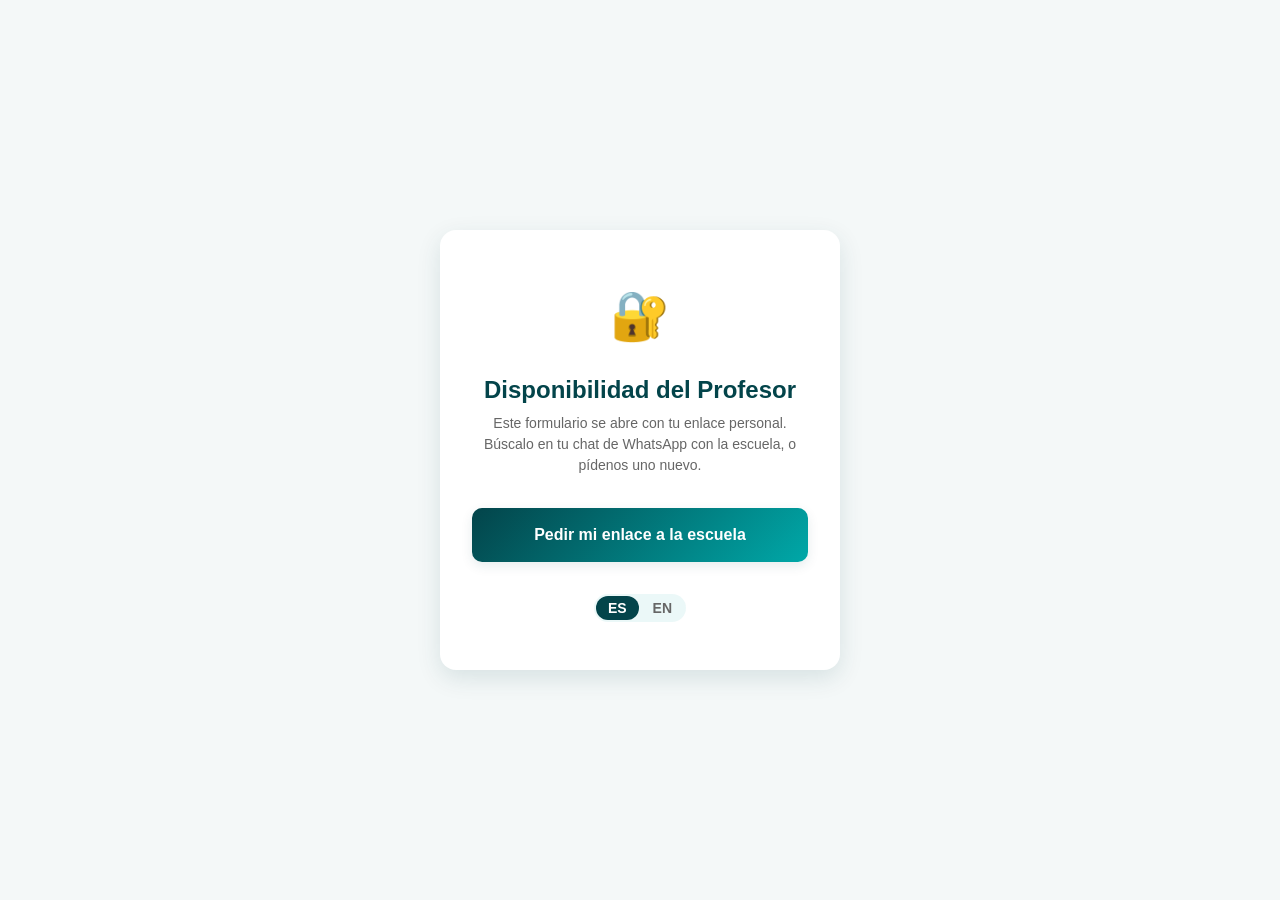
<file: index.html>
<!DOCTYPE html>
<html lang="en">
<head>
  <meta charset="UTF-8">
  <meta name="viewport" content="width=device-width, initial-scale=1.0">
  <meta http-equiv="refresh" content="0; url=teacher-availability/">
  <title>Shine Forms</title>
</head>
<body>
  <p>Redirecting to <a href="teacher-availability/">Teacher Availability</a>...</p>
</body>
</html>
</file>
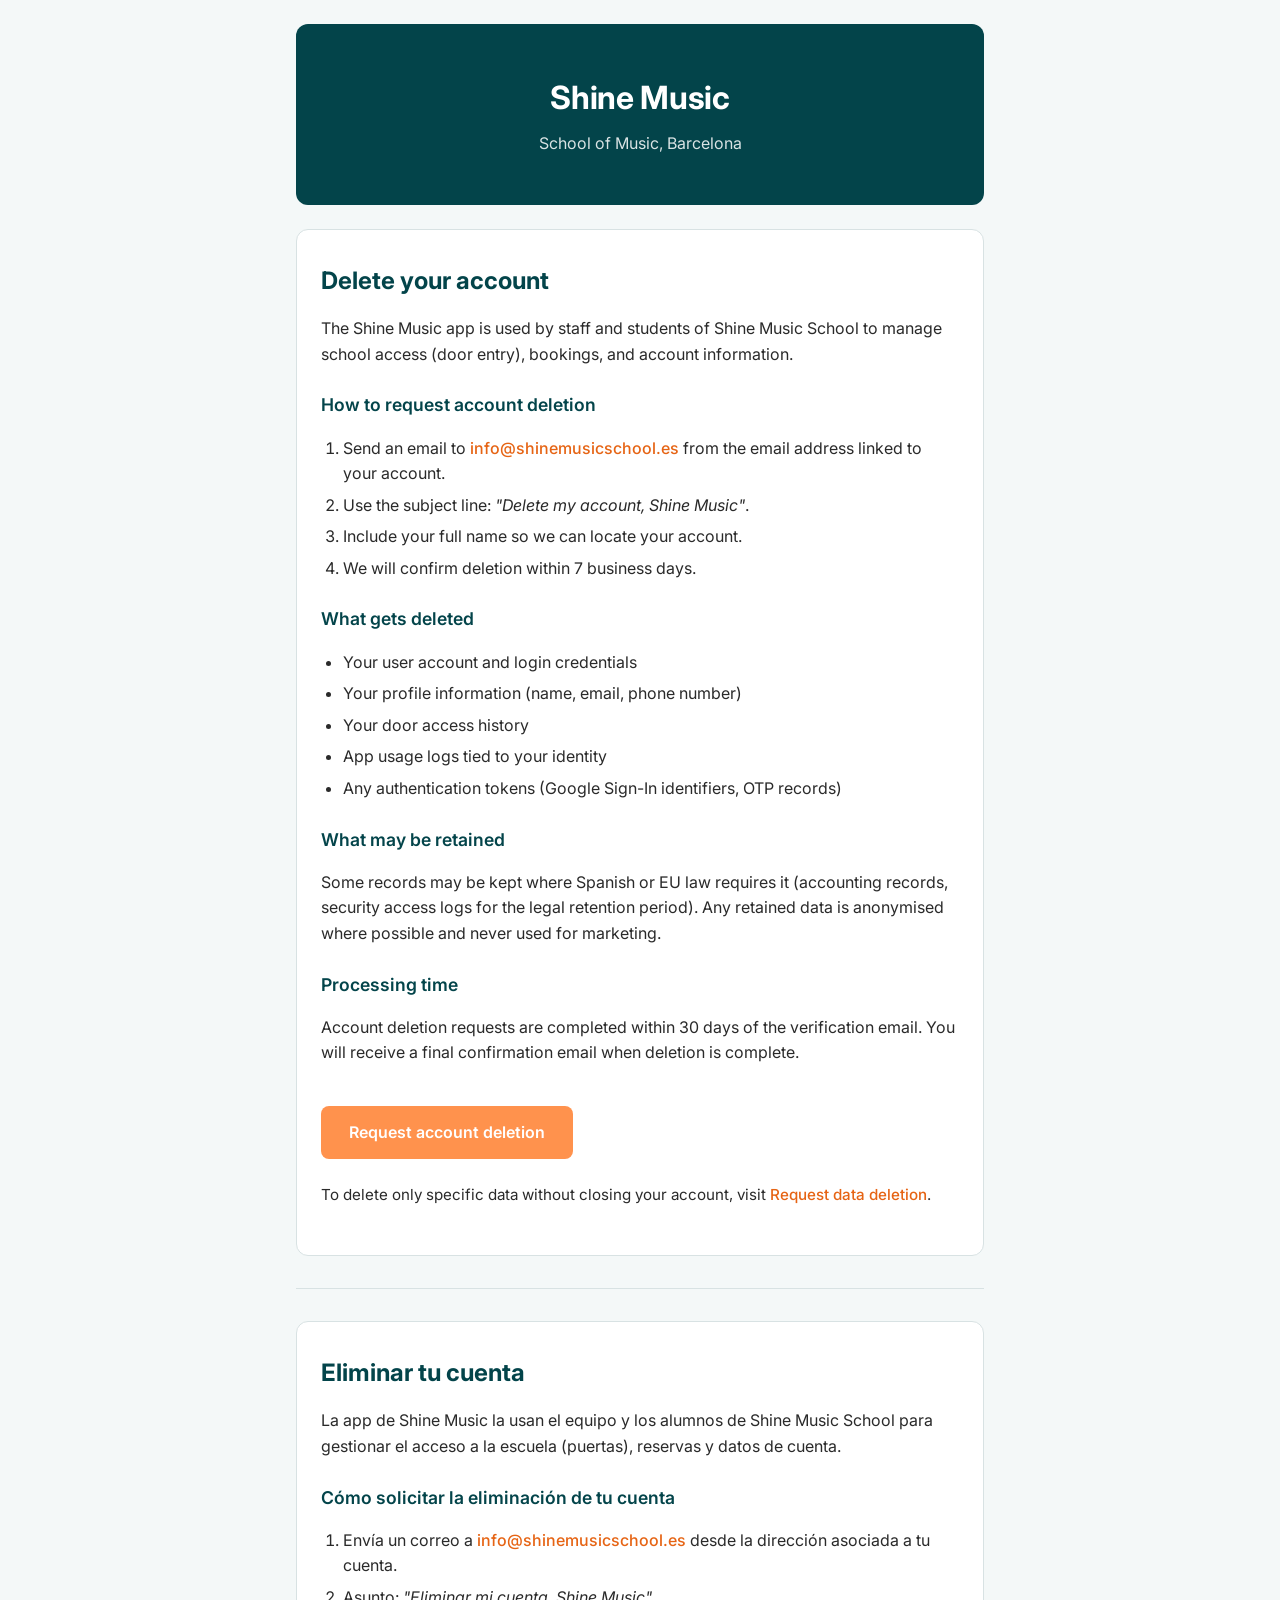
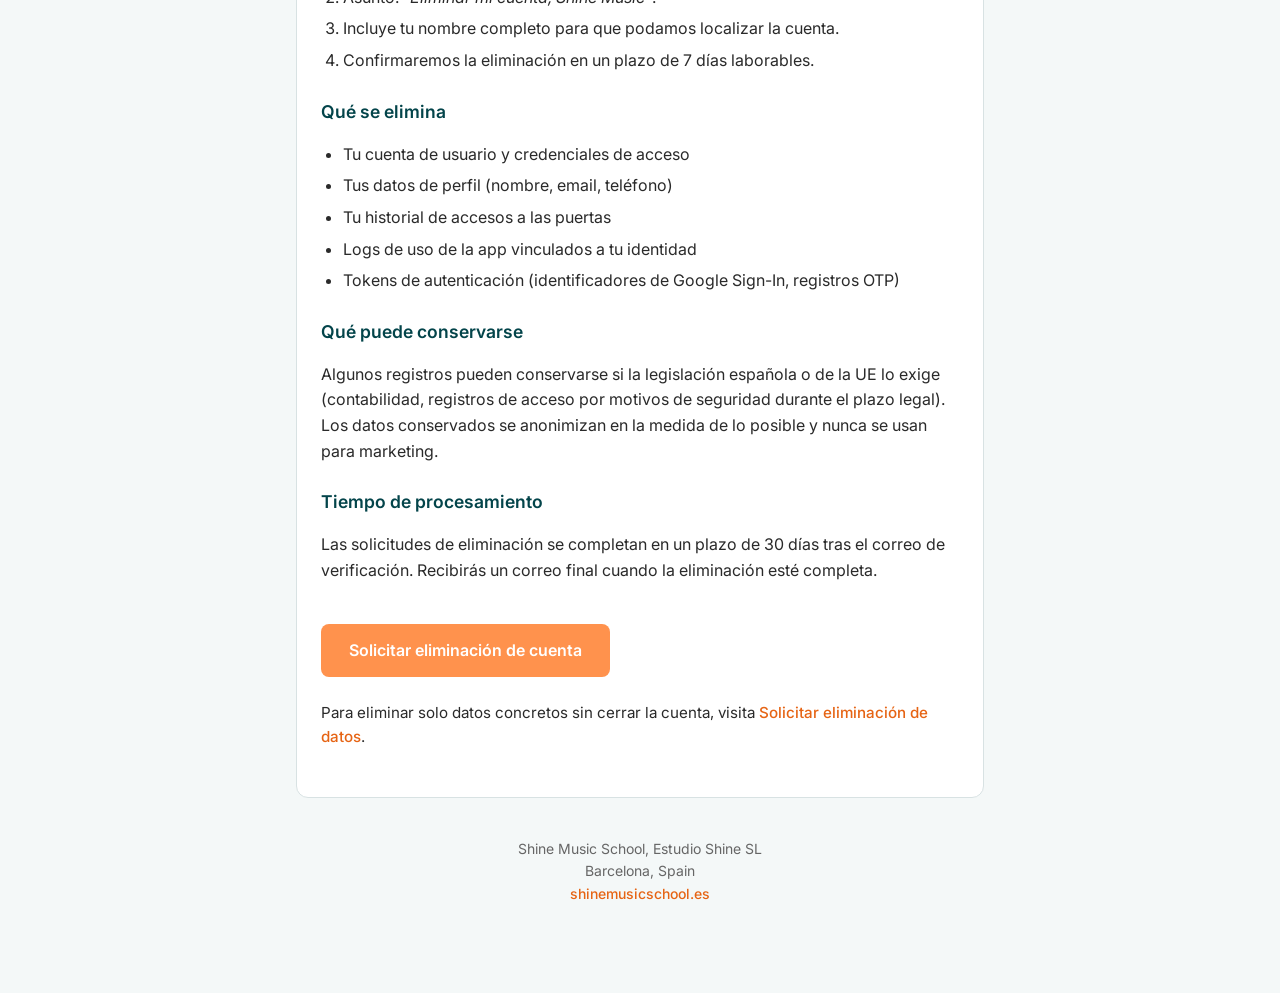
<file: delete-account/index.html>
<!DOCTYPE html>
<html lang="en">
<head>
  <meta charset="UTF-8" />
  <meta name="viewport" content="width=device-width, initial-scale=1.0" />
  <title>Delete Account - Shine Music</title>
  <meta name="description" content="How to delete your Shine Music app account and associated data." />
  <meta name="robots" content="noindex, follow" />
  <link rel="preconnect" href="https://fonts.googleapis.com" />
  <link rel="preconnect" href="https://fonts.gstatic.com" crossorigin />
  <link href="https://fonts.googleapis.com/css2?family=Inter:wght@400;500;600;700&display=swap" rel="stylesheet" />
  <style>
    :root {
      --shine-dark-teal: #03444A;
      --shine-orange: #FF924D;
      --shine-deep-orange: #E66414;
      --tx-secondary: #666666;
      --sf-bg: #F4F8F8;
      --sf-card: #FFFFFF;
      --sf-border: #D8E2E3;
    }
    * { box-sizing: border-box; }
    html, body { margin: 0; padding: 0; }
    body {
      font-family: 'Inter', -apple-system, BlinkMacSystemFont, 'Segoe UI', sans-serif;
      background: var(--sf-bg);
      color: var(--shine-dark-teal);
      line-height: 1.6;
      -webkit-font-smoothing: antialiased;
    }
    .wrap {
      max-width: 720px;
      margin: 0 auto;
      padding: 24px 16px 64px;
    }
    .banner {
      background: var(--shine-dark-teal);
      color: #fff;
      border-radius: 12px;
      padding: 48px 24px;
      text-align: center;
      margin-bottom: 24px;
    }
    .banner h1 {
      margin: 0;
      font-size: 2rem;
      font-weight: 700;
      letter-spacing: -0.01em;
    }
    .banner .subtitle {
      margin-top: 8px;
      font-size: 1rem;
      opacity: 0.85;
    }
    .card {
      background: var(--sf-card);
      border: 1px solid var(--sf-border);
      border-radius: 12px;
      padding: 32px 24px;
      margin-bottom: 16px;
    }
    h2 {
      color: var(--shine-dark-teal);
      font-size: 1.5rem;
      font-weight: 700;
      margin: 0 0 16px;
    }
    h3 {
      color: var(--shine-dark-teal);
      font-size: 1.1rem;
      font-weight: 600;
      margin: 24px 0 8px;
    }
    p, li { font-size: 1rem; color: #2a2a2a; }
    ul, ol { padding-left: 22px; }
    li { margin-bottom: 6px; }
    a { color: var(--shine-deep-orange); text-decoration: none; font-weight: 500; }
    a:hover { text-decoration: underline; }
    .btn {
      display: inline-block;
      background: var(--shine-orange);
      color: #fff;
      padding: 14px 28px;
      border-radius: 8px;
      font-weight: 600;
      font-size: 1rem;
      margin-top: 16px;
      transition: background 0.15s ease;
    }
    .btn:hover { background: var(--shine-deep-orange); text-decoration: none; }
    .lang-divider {
      border: 0;
      border-top: 1px solid var(--sf-border);
      margin: 32px 0;
    }
    .footer {
      text-align: center;
      color: var(--tx-secondary);
      font-size: 0.875rem;
      padding: 24px 0;
    }
    .footer a { color: var(--shine-deep-orange); }
    code { background: #eef3f4; padding: 2px 6px; border-radius: 4px; font-size: 0.9em; }
    @media (max-width: 480px) {
      .banner { padding: 32px 16px; }
      .banner h1 { font-size: 1.5rem; }
      .card { padding: 24px 16px; }
    }
  </style>
</head>
<body>
  <div class="wrap">

    <div class="banner">
      <h1>Shine Music</h1>
      <div class="subtitle">School of Music, Barcelona</div>
    </div>

    <!-- ENGLISH -->
    <div class="card">
      <h2>Delete your account</h2>
      <p>The Shine Music app is used by staff and students of Shine Music School to manage school access (door entry), bookings, and account information.</p>

      <h3>How to request account deletion</h3>
      <ol>
        <li>Send an email to <a href="mailto:info@shinemusicschool.es?subject=Delete%20my%20account%20%E2%80%94%20Shine%20Music">info@shinemusicschool.es</a> from the email address linked to your account.</li>
        <li>Use the subject line: <em>"Delete my account, Shine Music"</em>.</li>
        <li>Include your full name so we can locate your account.</li>
        <li>We will confirm deletion within 7 business days.</li>
      </ol>

      <h3>What gets deleted</h3>
      <ul>
        <li>Your user account and login credentials</li>
        <li>Your profile information (name, email, phone number)</li>
        <li>Your door access history</li>
        <li>App usage logs tied to your identity</li>
        <li>Any authentication tokens (Google Sign-In identifiers, OTP records)</li>
      </ul>

      <h3>What may be retained</h3>
      <p>Some records may be kept where Spanish or EU law requires it (accounting records, security access logs for the legal retention period). Any retained data is anonymised where possible and never used for marketing.</p>

      <h3>Processing time</h3>
      <p>Account deletion requests are completed within 30 days of the verification email. You will receive a final confirmation email when deletion is complete.</p>

      <p style="margin-top: 24px;">
        <a class="btn" href="mailto:info@shinemusicschool.es?subject=Delete%20my%20account%20%E2%80%94%20Shine%20Music">Request account deletion</a>
      </p>

      <p style="margin-top: 24px; font-size: 0.95rem;">To delete only specific data without closing your account, visit <a href="/delete-data/">Request data deletion</a>.</p>
    </div>

    <hr class="lang-divider" />

    <!-- SPANISH -->
    <div class="card">
      <h2>Eliminar tu cuenta</h2>
      <p>La app de Shine Music la usan el equipo y los alumnos de Shine Music School para gestionar el acceso a la escuela (puertas), reservas y datos de cuenta.</p>

      <h3>Cómo solicitar la eliminación de tu cuenta</h3>
      <ol>
        <li>Envía un correo a <a href="mailto:info@shinemusicschool.es?subject=Eliminar%20mi%20cuenta%20%E2%80%94%20Shine%20Music">info@shinemusicschool.es</a> desde la dirección asociada a tu cuenta.</li>
        <li>Asunto: <em>"Eliminar mi cuenta, Shine Music"</em>.</li>
        <li>Incluye tu nombre completo para que podamos localizar la cuenta.</li>
        <li>Confirmaremos la eliminación en un plazo de 7 días laborables.</li>
      </ol>

      <h3>Qué se elimina</h3>
      <ul>
        <li>Tu cuenta de usuario y credenciales de acceso</li>
        <li>Tus datos de perfil (nombre, email, teléfono)</li>
        <li>Tu historial de accesos a las puertas</li>
        <li>Logs de uso de la app vinculados a tu identidad</li>
        <li>Tokens de autenticación (identificadores de Google Sign-In, registros OTP)</li>
      </ul>

      <h3>Qué puede conservarse</h3>
      <p>Algunos registros pueden conservarse si la legislación española o de la UE lo exige (contabilidad, registros de acceso por motivos de seguridad durante el plazo legal). Los datos conservados se anonimizan en la medida de lo posible y nunca se usan para marketing.</p>

      <h3>Tiempo de procesamiento</h3>
      <p>Las solicitudes de eliminación se completan en un plazo de 30 días tras el correo de verificación. Recibirás un correo final cuando la eliminación esté completa.</p>

      <p style="margin-top: 24px;">
        <a class="btn" href="mailto:info@shinemusicschool.es?subject=Eliminar%20mi%20cuenta%20%E2%80%94%20Shine%20Music">Solicitar eliminación de cuenta</a>
      </p>

      <p style="margin-top: 24px; font-size: 0.95rem;">Para eliminar solo datos concretos sin cerrar la cuenta, visita <a href="/delete-data/">Solicitar eliminación de datos</a>.</p>
    </div>

    <div class="footer">
      Shine Music School, Estudio Shine SL<br />
      Barcelona, Spain<br />
      <a href="https://shinemusicschool.es">shinemusicschool.es</a>
    </div>

  </div>
</body>
</html>
</file>
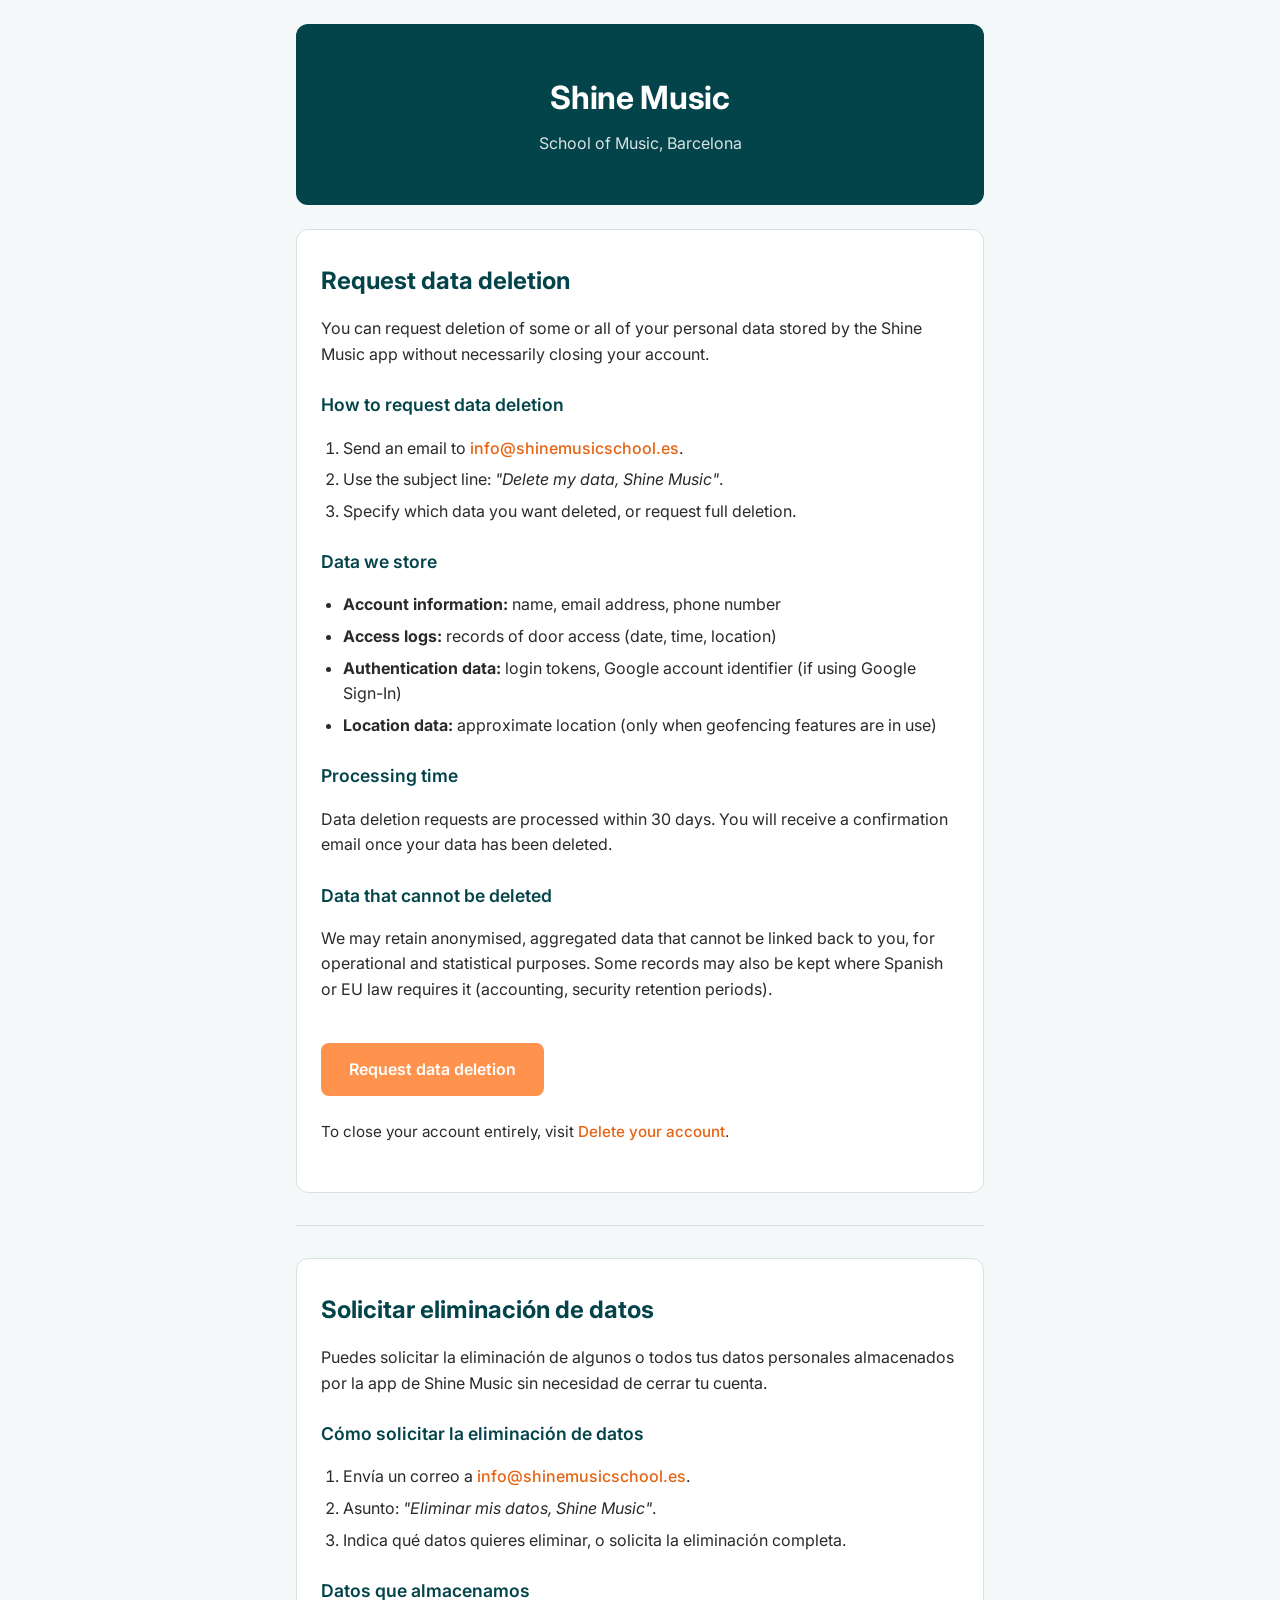
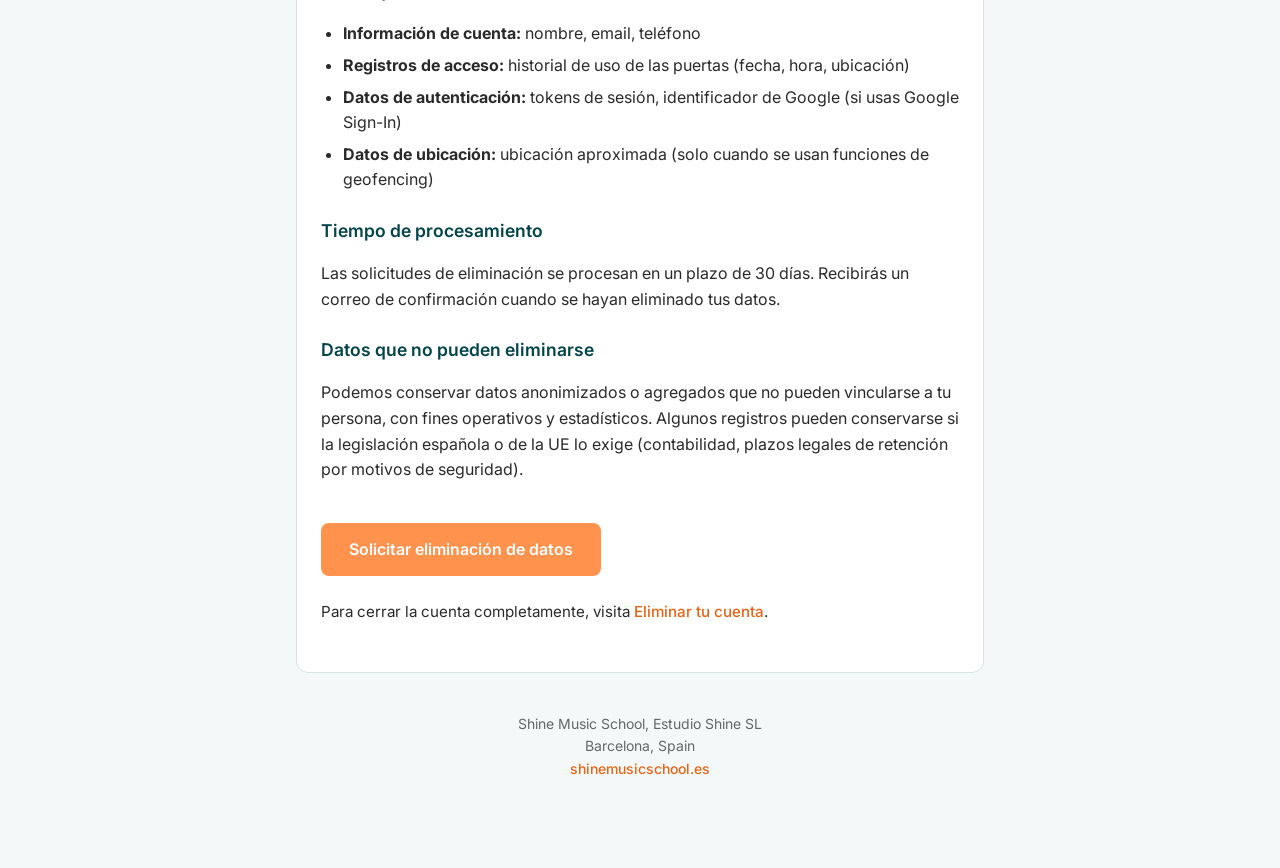
<file: delete-data/index.html>
<!DOCTYPE html>
<html lang="en">
<head>
  <meta charset="UTF-8" />
  <meta name="viewport" content="width=device-width, initial-scale=1.0" />
  <title>Delete Data - Shine Music</title>
  <meta name="description" content="How to request deletion of specific personal data from the Shine Music app." />
  <meta name="robots" content="noindex, follow" />
  <link rel="preconnect" href="https://fonts.googleapis.com" />
  <link rel="preconnect" href="https://fonts.gstatic.com" crossorigin />
  <link href="https://fonts.googleapis.com/css2?family=Inter:wght@400;500;600;700&display=swap" rel="stylesheet" />
  <style>
    :root {
      --shine-dark-teal: #03444A;
      --shine-orange: #FF924D;
      --shine-deep-orange: #E66414;
      --tx-secondary: #666666;
      --sf-bg: #F4F8F8;
      --sf-card: #FFFFFF;
      --sf-border: #D8E2E3;
    }
    * { box-sizing: border-box; }
    html, body { margin: 0; padding: 0; }
    body {
      font-family: 'Inter', -apple-system, BlinkMacSystemFont, 'Segoe UI', sans-serif;
      background: var(--sf-bg);
      color: var(--shine-dark-teal);
      line-height: 1.6;
      -webkit-font-smoothing: antialiased;
    }
    .wrap { max-width: 720px; margin: 0 auto; padding: 24px 16px 64px; }
    .banner {
      background: var(--shine-dark-teal);
      color: #fff;
      border-radius: 12px;
      padding: 48px 24px;
      text-align: center;
      margin-bottom: 24px;
    }
    .banner h1 { margin: 0; font-size: 2rem; font-weight: 700; letter-spacing: -0.01em; }
    .banner .subtitle { margin-top: 8px; font-size: 1rem; opacity: 0.85; }
    .card {
      background: var(--sf-card);
      border: 1px solid var(--sf-border);
      border-radius: 12px;
      padding: 32px 24px;
      margin-bottom: 16px;
    }
    h2 { color: var(--shine-dark-teal); font-size: 1.5rem; font-weight: 700; margin: 0 0 16px; }
    h3 { color: var(--shine-dark-teal); font-size: 1.1rem; font-weight: 600; margin: 24px 0 8px; }
    p, li { font-size: 1rem; color: #2a2a2a; }
    ul, ol { padding-left: 22px; }
    li { margin-bottom: 6px; }
    a { color: var(--shine-deep-orange); text-decoration: none; font-weight: 500; }
    a:hover { text-decoration: underline; }
    .btn {
      display: inline-block;
      background: var(--shine-orange);
      color: #fff;
      padding: 14px 28px;
      border-radius: 8px;
      font-weight: 600;
      font-size: 1rem;
      margin-top: 16px;
      transition: background 0.15s ease;
    }
    .btn:hover { background: var(--shine-deep-orange); text-decoration: none; }
    .lang-divider { border: 0; border-top: 1px solid var(--sf-border); margin: 32px 0; }
    .footer {
      text-align: center;
      color: var(--tx-secondary);
      font-size: 0.875rem;
      padding: 24px 0;
    }
    .footer a { color: var(--shine-deep-orange); }
    @media (max-width: 480px) {
      .banner { padding: 32px 16px; }
      .banner h1 { font-size: 1.5rem; }
      .card { padding: 24px 16px; }
    }
  </style>
</head>
<body>
  <div class="wrap">

    <div class="banner">
      <h1>Shine Music</h1>
      <div class="subtitle">School of Music, Barcelona</div>
    </div>

    <!-- ENGLISH -->
    <div class="card">
      <h2>Request data deletion</h2>
      <p>You can request deletion of some or all of your personal data stored by the Shine Music app without necessarily closing your account.</p>

      <h3>How to request data deletion</h3>
      <ol>
        <li>Send an email to <a href="mailto:info@shinemusicschool.es?subject=Delete%20my%20data%20%E2%80%94%20Shine%20Music">info@shinemusicschool.es</a>.</li>
        <li>Use the subject line: <em>"Delete my data, Shine Music"</em>.</li>
        <li>Specify which data you want deleted, or request full deletion.</li>
      </ol>

      <h3>Data we store</h3>
      <ul>
        <li><strong>Account information:</strong> name, email address, phone number</li>
        <li><strong>Access logs:</strong> records of door access (date, time, location)</li>
        <li><strong>Authentication data:</strong> login tokens, Google account identifier (if using Google Sign-In)</li>
        <li><strong>Location data:</strong> approximate location (only when geofencing features are in use)</li>
      </ul>

      <h3>Processing time</h3>
      <p>Data deletion requests are processed within 30 days. You will receive a confirmation email once your data has been deleted.</p>

      <h3>Data that cannot be deleted</h3>
      <p>We may retain anonymised, aggregated data that cannot be linked back to you, for operational and statistical purposes. Some records may also be kept where Spanish or EU law requires it (accounting, security retention periods).</p>

      <p style="margin-top: 24px;">
        <a class="btn" href="mailto:info@shinemusicschool.es?subject=Delete%20my%20data%20%E2%80%94%20Shine%20Music">Request data deletion</a>
      </p>

      <p style="margin-top: 24px; font-size: 0.95rem;">To close your account entirely, visit <a href="/delete-account/">Delete your account</a>.</p>
    </div>

    <hr class="lang-divider" />

    <!-- SPANISH -->
    <div class="card">
      <h2>Solicitar eliminación de datos</h2>
      <p>Puedes solicitar la eliminación de algunos o todos tus datos personales almacenados por la app de Shine Music sin necesidad de cerrar tu cuenta.</p>

      <h3>Cómo solicitar la eliminación de datos</h3>
      <ol>
        <li>Envía un correo a <a href="mailto:info@shinemusicschool.es?subject=Eliminar%20mis%20datos%20%E2%80%94%20Shine%20Music">info@shinemusicschool.es</a>.</li>
        <li>Asunto: <em>"Eliminar mis datos, Shine Music"</em>.</li>
        <li>Indica qué datos quieres eliminar, o solicita la eliminación completa.</li>
      </ol>

      <h3>Datos que almacenamos</h3>
      <ul>
        <li><strong>Información de cuenta:</strong> nombre, email, teléfono</li>
        <li><strong>Registros de acceso:</strong> historial de uso de las puertas (fecha, hora, ubicación)</li>
        <li><strong>Datos de autenticación:</strong> tokens de sesión, identificador de Google (si usas Google Sign-In)</li>
        <li><strong>Datos de ubicación:</strong> ubicación aproximada (solo cuando se usan funciones de geofencing)</li>
      </ul>

      <h3>Tiempo de procesamiento</h3>
      <p>Las solicitudes de eliminación se procesan en un plazo de 30 días. Recibirás un correo de confirmación cuando se hayan eliminado tus datos.</p>

      <h3>Datos que no pueden eliminarse</h3>
      <p>Podemos conservar datos anonimizados o agregados que no pueden vincularse a tu persona, con fines operativos y estadísticos. Algunos registros pueden conservarse si la legislación española o de la UE lo exige (contabilidad, plazos legales de retención por motivos de seguridad).</p>

      <p style="margin-top: 24px;">
        <a class="btn" href="mailto:info@shinemusicschool.es?subject=Eliminar%20mis%20datos%20%E2%80%94%20Shine%20Music">Solicitar eliminación de datos</a>
      </p>

      <p style="margin-top: 24px; font-size: 0.95rem;">Para cerrar la cuenta completamente, visita <a href="/delete-account/">Eliminar tu cuenta</a>.</p>
    </div>

    <div class="footer">
      Shine Music School, Estudio Shine SL<br />
      Barcelona, Spain<br />
      <a href="https://shinemusicschool.es">shinemusicschool.es</a>
    </div>

  </div>
</body>
</html>
</file>
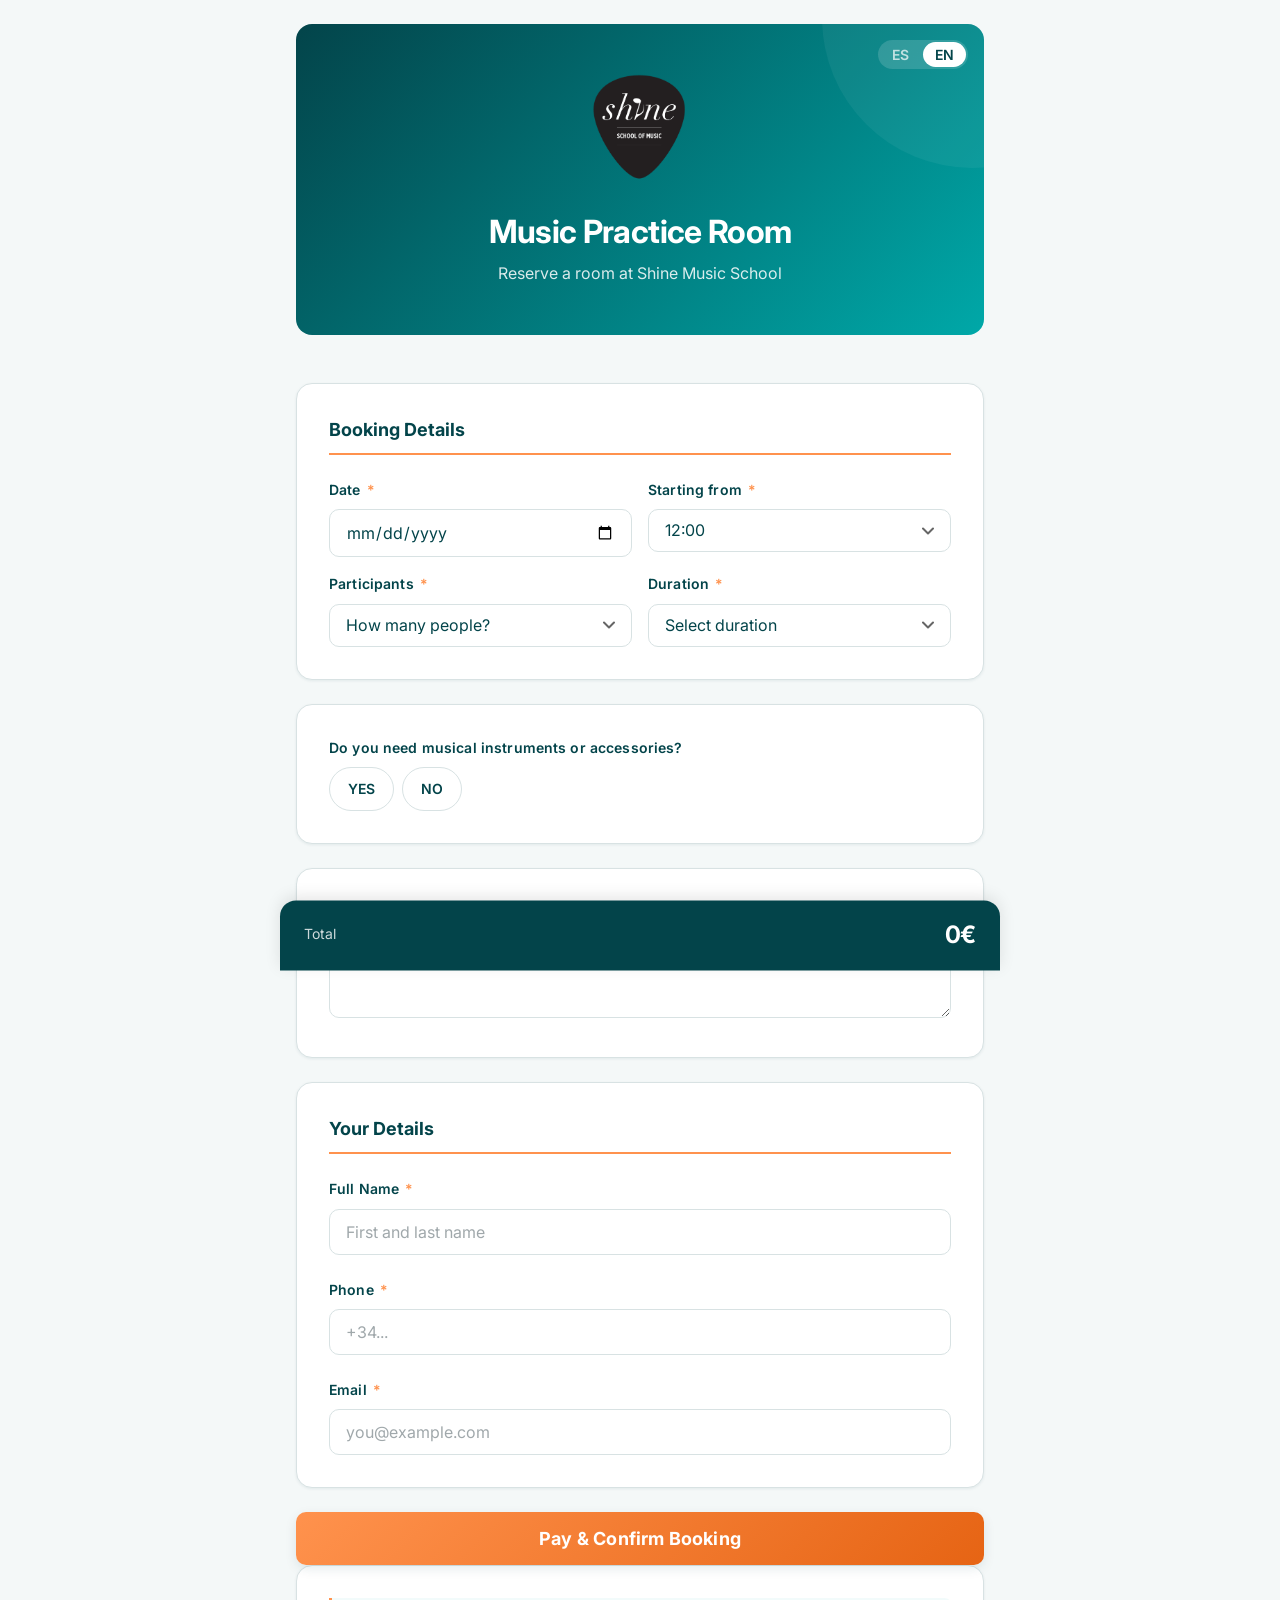
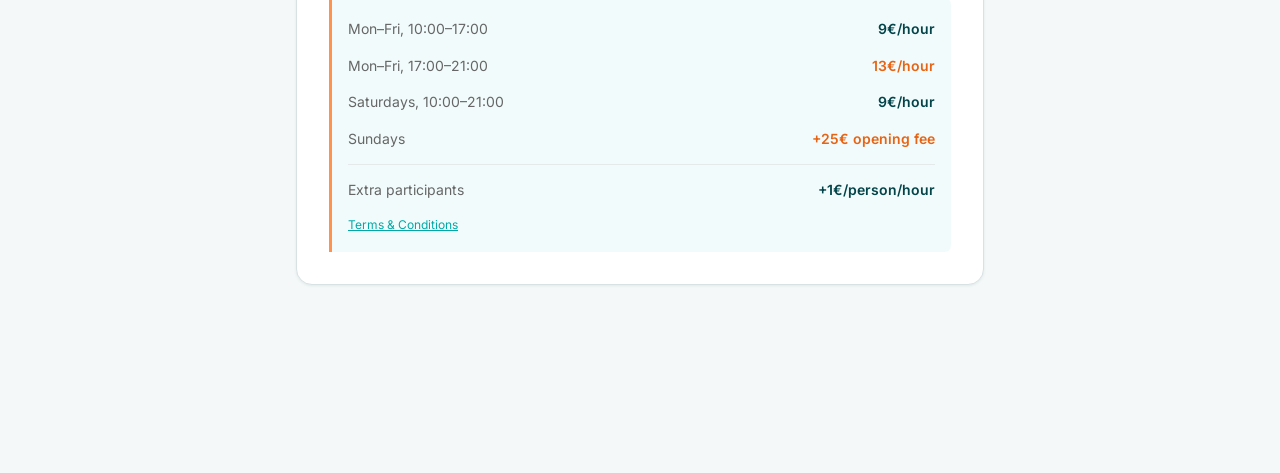
<file: practice-room-booking/index.html>
<!DOCTYPE html>
<html lang="en">
<head>
  <meta charset="UTF-8">
  <meta name="viewport" content="width=device-width, initial-scale=1.0">
  <title>Practice Room Booking — Shine Music School</title>
  <link rel="preconnect" href="https://fonts.googleapis.com">
  <link rel="preconnect" href="https://fonts.gstatic.com" crossorigin>
  <link href="https://fonts.googleapis.com/css2?family=Inter:wght@400;500;600;700&display=swap" rel="stylesheet">
  <link rel="stylesheet" href="../public/css/theme.css">
  <link rel="stylesheet" href="../public/css/shine-forms.css">
</head>
<body>
  <div id="shine-form-root"></div>

  <script src="../public/js/i18n.js"></script>
  <script src="../public/js/conditions.js"></script>
  <script src="../public/js/calculations.js"></script>
  <script src="../public/js/validation.js"></script>
  <script src="../public/js/shine-forms.js"></script>
  <script>
    (async function () {
      try {
        const resp = await fetch('../forms/practice-room-booking.json');
        if (!resp.ok) throw new Error('Form not found');
        const formDef = await resp.json();
        window.shineForm = new ShineForm('shine-form-root', formDef);
      } catch (err) {
        document.getElementById('shine-form-root').innerHTML =
          '<div class="sf-form"><div class="sf-section" style="text-align:center;color:var(--tx-error);">' +
          '<p>Could not load form: ' + err.message + '</p></div></div>';
      }
    })();
  </script>
</body>
</html>
</file>
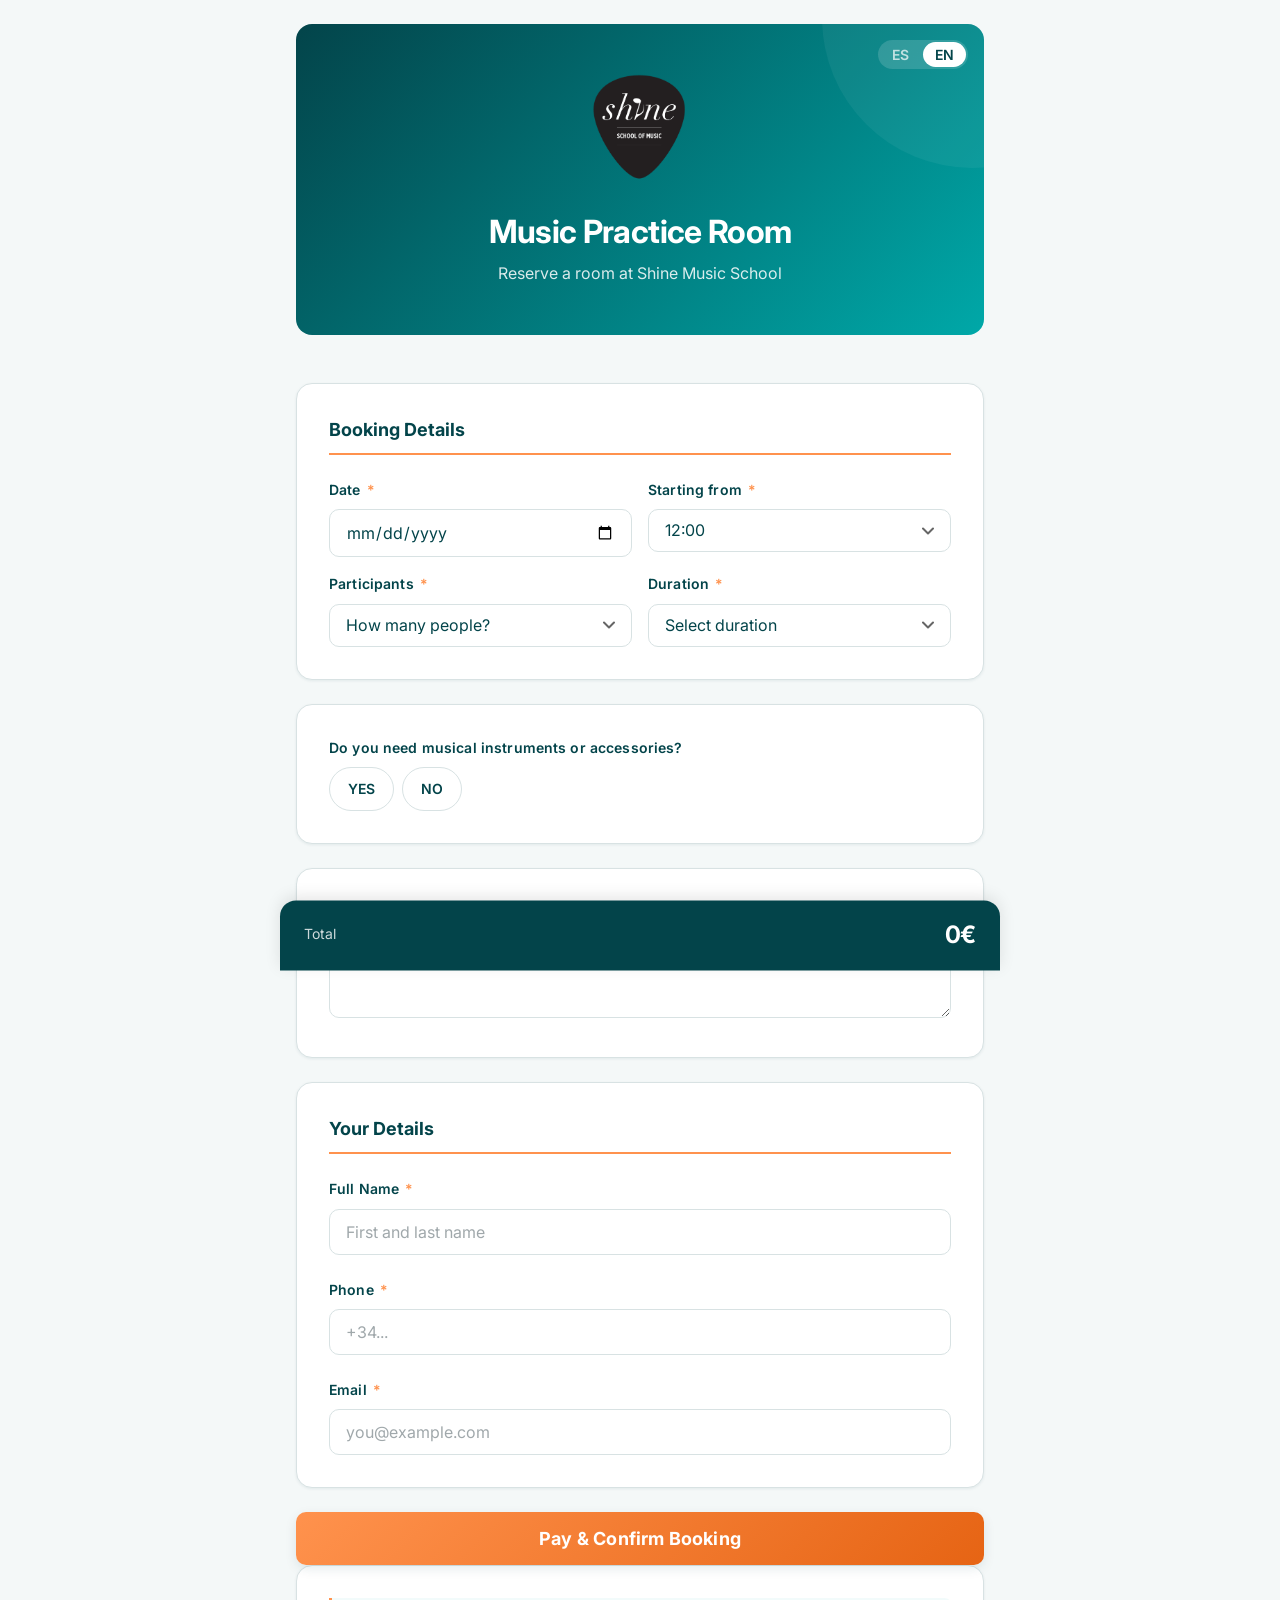
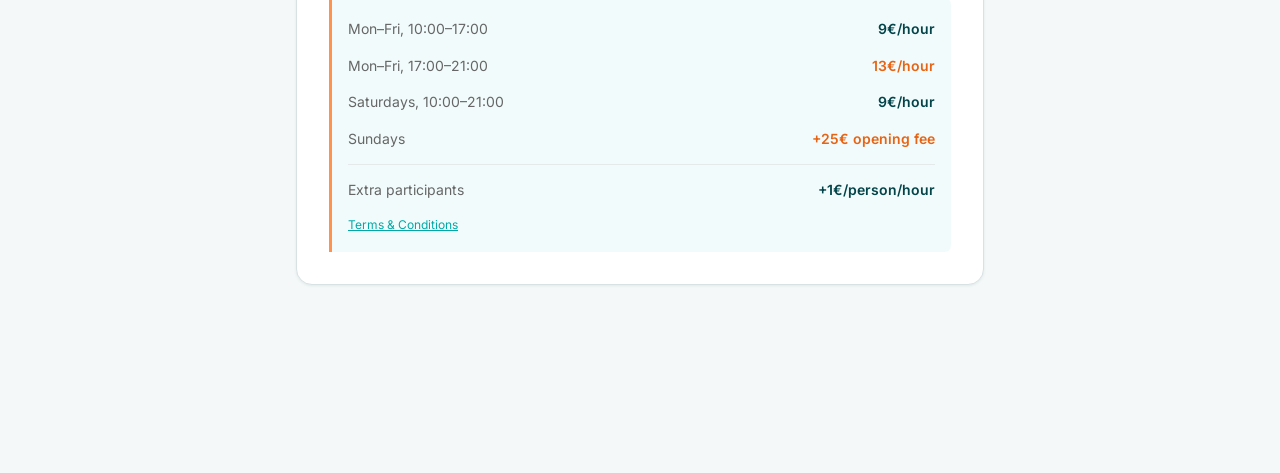
<file: public/index.html>
<!DOCTYPE html>
<html lang="en">
<head>
  <meta charset="UTF-8">
  <meta name="viewport" content="width=device-width, initial-scale=1.0">
  <title>Shine Forms</title>
  <link rel="preconnect" href="https://fonts.googleapis.com">
  <link rel="preconnect" href="https://fonts.gstatic.com" crossorigin>
  <link href="https://fonts.googleapis.com/css2?family=Inter:wght@400;500;600;700&display=swap" rel="stylesheet">
  <link rel="stylesheet" href="css/theme.css">
  <link rel="stylesheet" href="css/shine-forms.css">
</head>
<body>
  <div id="shine-form-root"></div>

  <script src="js/i18n.js"></script>
  <script src="js/conditions.js"></script>
  <script src="js/calculations.js"></script>
  <script src="js/validation.js"></script>
  <script src="js/shine-forms.js"></script>
  <script>
    // Load form definition, optionally overlay live rates, boot the renderer.
    (async function () {
      const params = new URLSearchParams(window.location.search);
      const formId = params.get('form') || 'practice-room-booking';
      const root = document.getElementById('shine-form-root');
      try {
        const resp = await fetch(`../forms/${formId}.json`);
        if (!resp.ok) throw new Error(`Form "${formId}" not found`);
        const formDef = await resp.json();

        // Single source of truth: if the form declares a rates API, fetch the
        // live rates from the Shine control panel and overlay them (prices,
        // equipment, holidays). On any failure we fall back to the values
        // bundled in the form JSON so the calculator still works.
        if (formDef.rates_api) {
          try {
            const rr = await fetch(formDef.rates_api, { cache: 'no-store' });
            if (rr.ok) applyRates(formDef, await rr.json());
          } catch (e) {
            console.warn('Live rates unavailable, using bundled values', e);
          }
        }

        window.shineForm = new ShineForm('shine-form-root', formDef);
      } catch (err) {
        root.innerHTML =
          `<div class="sf-form"><div class="sf-section" style="text-align:center; color:var(--tx-error);">
            <p>Could not load form: ${err.message}</p>
          </div></div>`;
      }
    })();

    // Overlay a /api/public/room-rates payload onto a form definition so the
    // calculator + display read from the control panel, not hardcoded JSON.
    function applyRates(formDef, payload) {
      if (!payload || !payload.rates) return;
      const r = payload.rates;
      const equipment = payload.equipment || [];
      const holidays = (payload.holidays || []).map(h => h.date);

      formDef.calculations = Object.assign({}, formDef.calculations, {
        base_rate: r.base_rate,
        peak_rate: r.peak_rate,
        peak_start_hour: r.peak_start_hour,
        saturday_is_peak: r.saturday_is_peak,
        opening_fee: r.opening_fee,
        same_day_surcharge: r.same_day_surcharge,
        extra_person_rate: r.extra_person_rate,
        holidays: holidays,
        premium_all_day_peak: true,
        instruments: equipment.map(e => ({ id: e.id, name: e.name, price: e.price }))
      });

      for (const section of formDef.sections || []) {
        if (section.catalog) {
          section.catalog = equipment.map(e => ({
            id: e.id, name: e.name, price: e.price, max_qty: e.max_qty, image: e.image
          }));
        }
        if (section.id === 'pricing-info' && section.info) {
          section.info = buildPricingInfo(r);
        }
      }
    }

    // Rebuild the pricing-info card from the live rates so the display never
    // drifts from what the calculator charges.
    function buildPricingInfo(r) {
      const row = (label, value, accent) =>
        `<div class='sf-pricing-row'><span class='sf-pricing-label'>${label}</span>` +
        `<span class='sf-pricing-value${accent ? ' sf-pricing-accent' : ''}'>${value}</span></div>`;
      const open = `${r.open_hour}:00`, peak = `${r.peak_start_hour}:00`, close = `${r.close_hour}:00`;
      const en =
        `<div class='sf-pricing-grid'>` +
        row(`Mon-Fri, ${open}-${peak}`, `${r.base_rate}€/hour`) +
        row(`Mon-Fri, ${peak}-${close}`, `${r.peak_rate}€/hour`, true) +
        row(`Saturdays, ${open}-${close}`, `${r.base_rate}€/hour`) +
        row(`Sundays & holidays`, `${r.peak_rate}€/hour + ${r.opening_fee}€ opening`, true) +
        `<div class='sf-pricing-divider'></div>` +
        row(`Extra participants`, `+${r.extra_person_rate}€/person/hour`) +
        `</div>` +
        `<a href='https://www.themusicroombcn.com/terms-conditions/' target='_blank' class='sf-pricing-terms'>Terms & Conditions</a>`;
      const es =
        `<div class='sf-pricing-grid'>` +
        row(`Lun-Vie, ${open}-${peak}`, `${r.base_rate}€/hora`) +
        row(`Lun-Vie, ${peak}-${close}`, `${r.peak_rate}€/hora`, true) +
        row(`Sábados, ${open}-${close}`, `${r.base_rate}€/hora`) +
        row(`Domingos y festivos`, `${r.peak_rate}€/hora + ${r.opening_fee}€ apertura`, true) +
        `<div class='sf-pricing-divider'></div>` +
        row(`Participantes extra`, `+${r.extra_person_rate}€/persona/hora`) +
        `</div>` +
        `<a href='https://www.themusicroombcn.com/terms-conditions/' target='_blank' class='sf-pricing-terms'>Términos y condiciones</a>`;
      return { en, es };
    }
  </script>
</body>
</html>
</file>
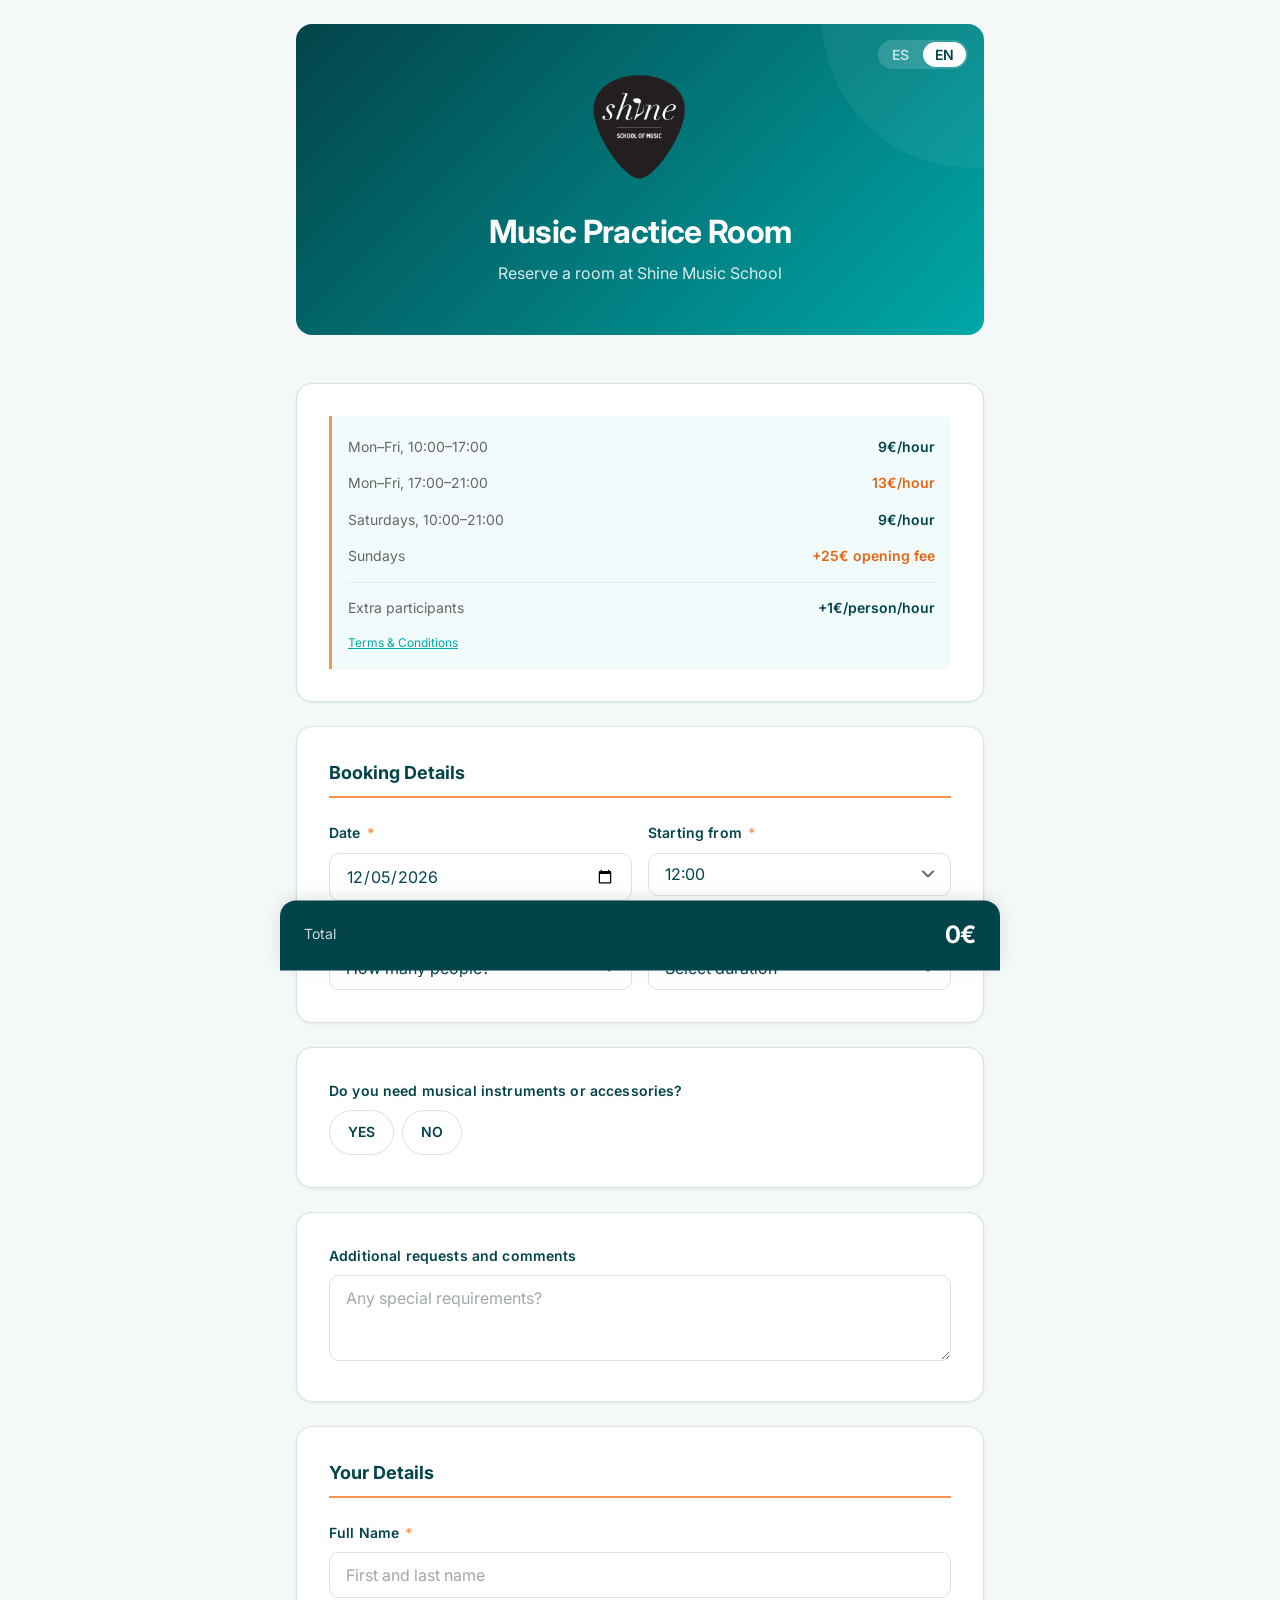
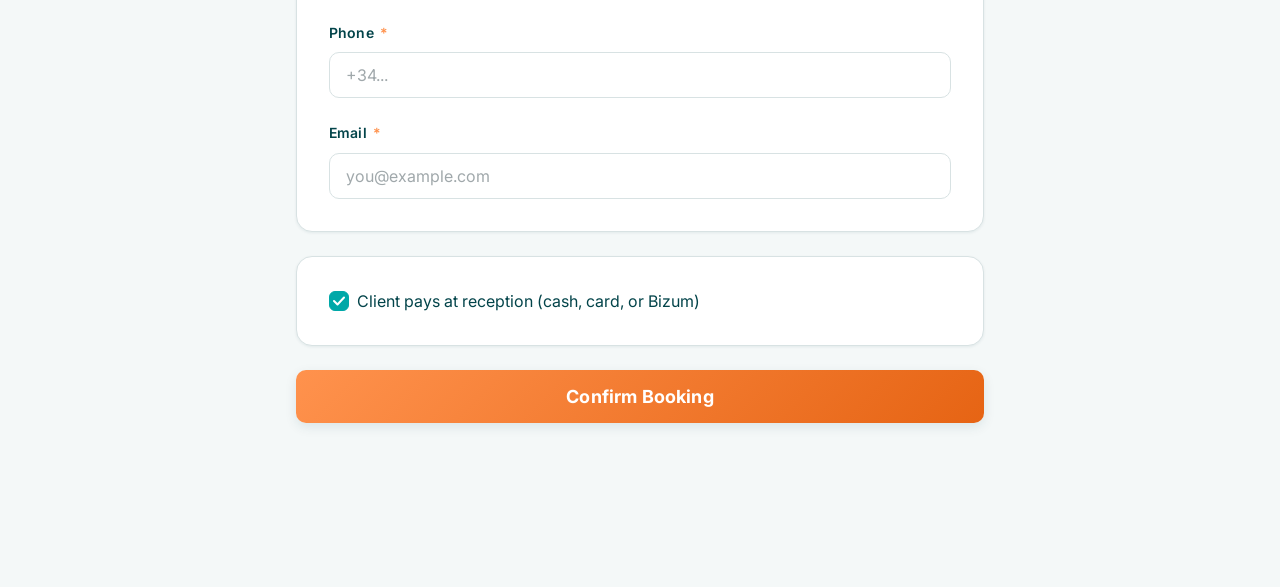
<file: room-rental-calculator/index.html>
<!DOCTYPE html>
<html lang="en">
<head>
  <meta charset="UTF-8">
  <meta name="viewport" content="width=device-width, initial-scale=1.0">
  <title>Room Rental Calculator — Shine Music School</title>
  <link rel="preconnect" href="https://fonts.googleapis.com">
  <link rel="preconnect" href="https://fonts.gstatic.com" crossorigin>
  <link href="https://fonts.googleapis.com/css2?family=Inter:wght@400;500;600;700&display=swap" rel="stylesheet">
  <link rel="stylesheet" href="../public/css/theme.css">
  <link rel="stylesheet" href="../public/css/shine-forms.css">
</head>
<body>
  <div id="shine-form-root"></div>

  <script src="../public/js/i18n.js"></script>
  <script src="../public/js/conditions.js"></script>
  <script src="../public/js/calculations.js"></script>
  <script src="../public/js/validation.js"></script>
  <script src="../public/js/shine-forms.js"></script>
  <script>
    (async function () {
      try {
        const resp = await fetch('../forms/room-rental-calculator.json');
        if (!resp.ok) throw new Error('Form not found');
        const formDef = await resp.json();
        window.shineForm = new ShineForm('shine-form-root', formDef);
      } catch (err) {
        document.getElementById('shine-form-root').innerHTML =
          '<div class="sf-form"><div class="sf-section" style="text-align:center;color:var(--tx-error);">' +
          '<p>Could not load form: ' + err.message + '</p></div></div>';
      }
    })();
  </script>
</body>
</html>
</file>
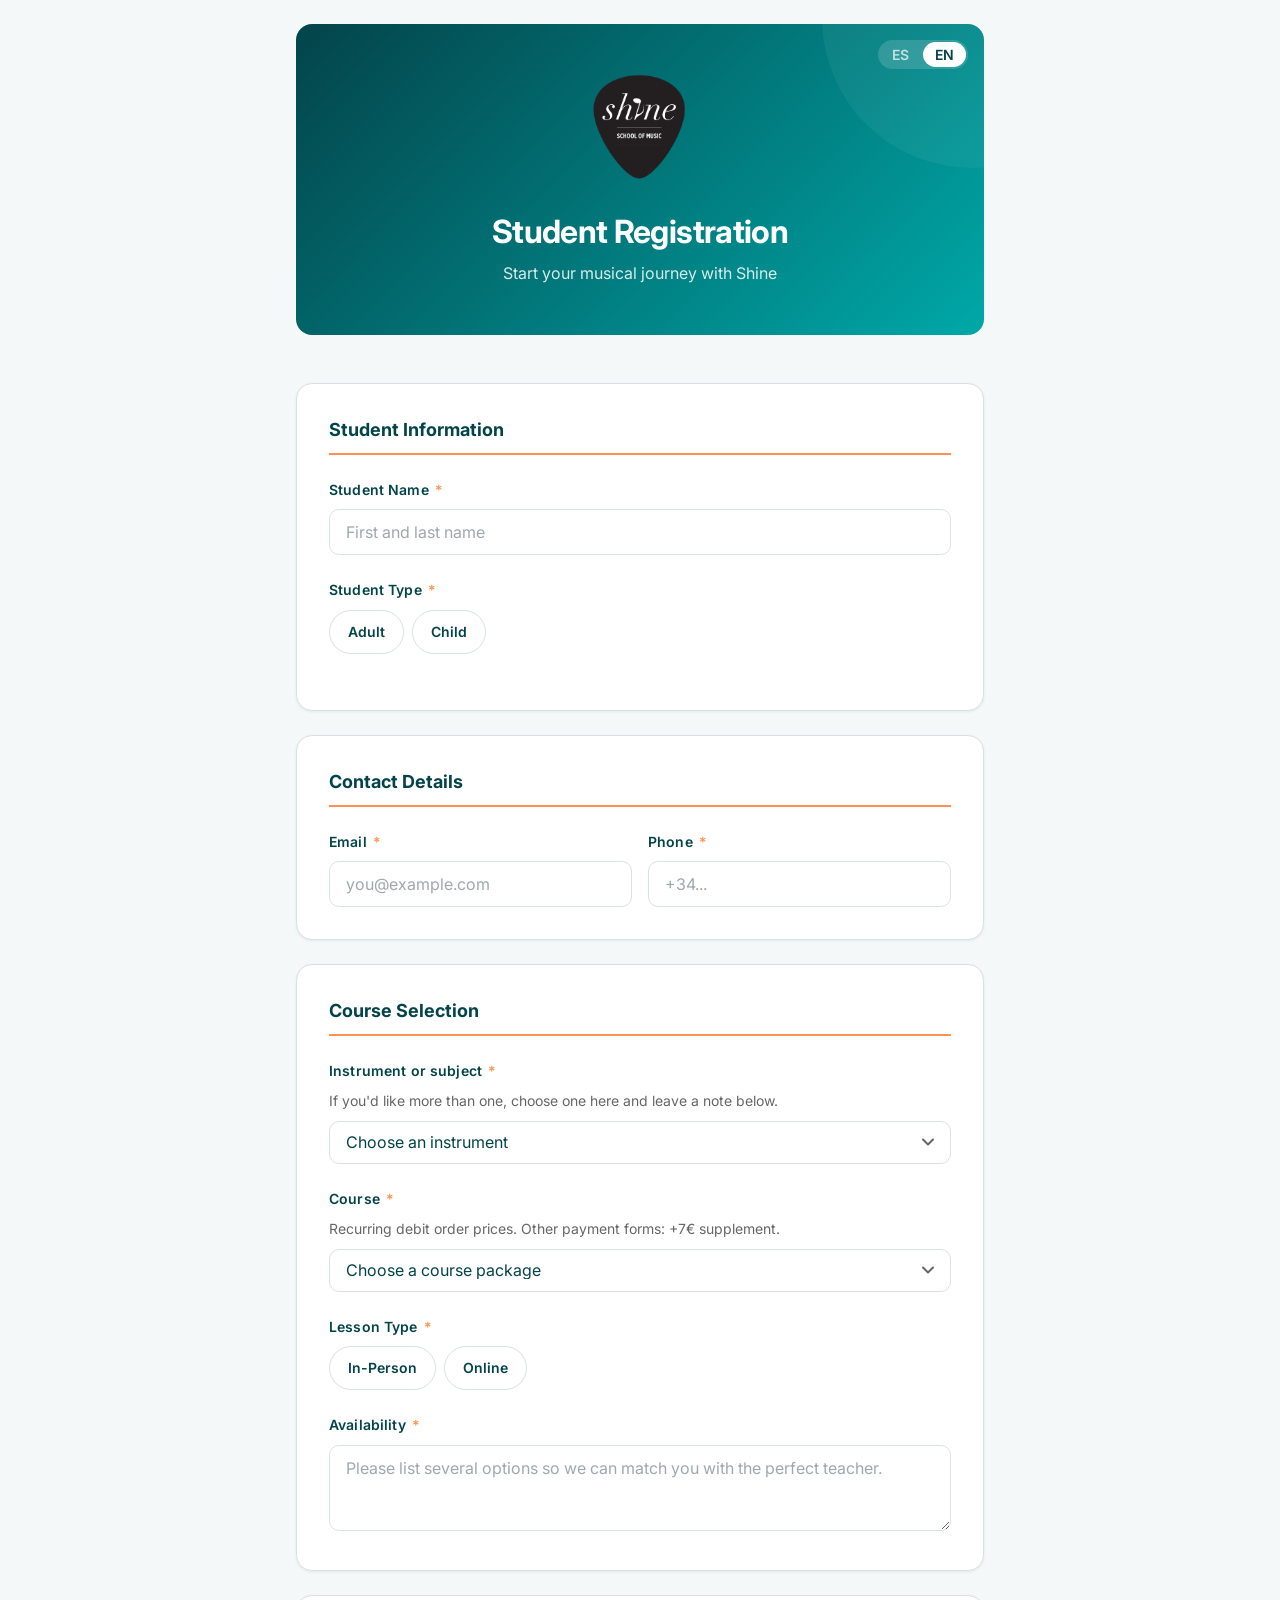
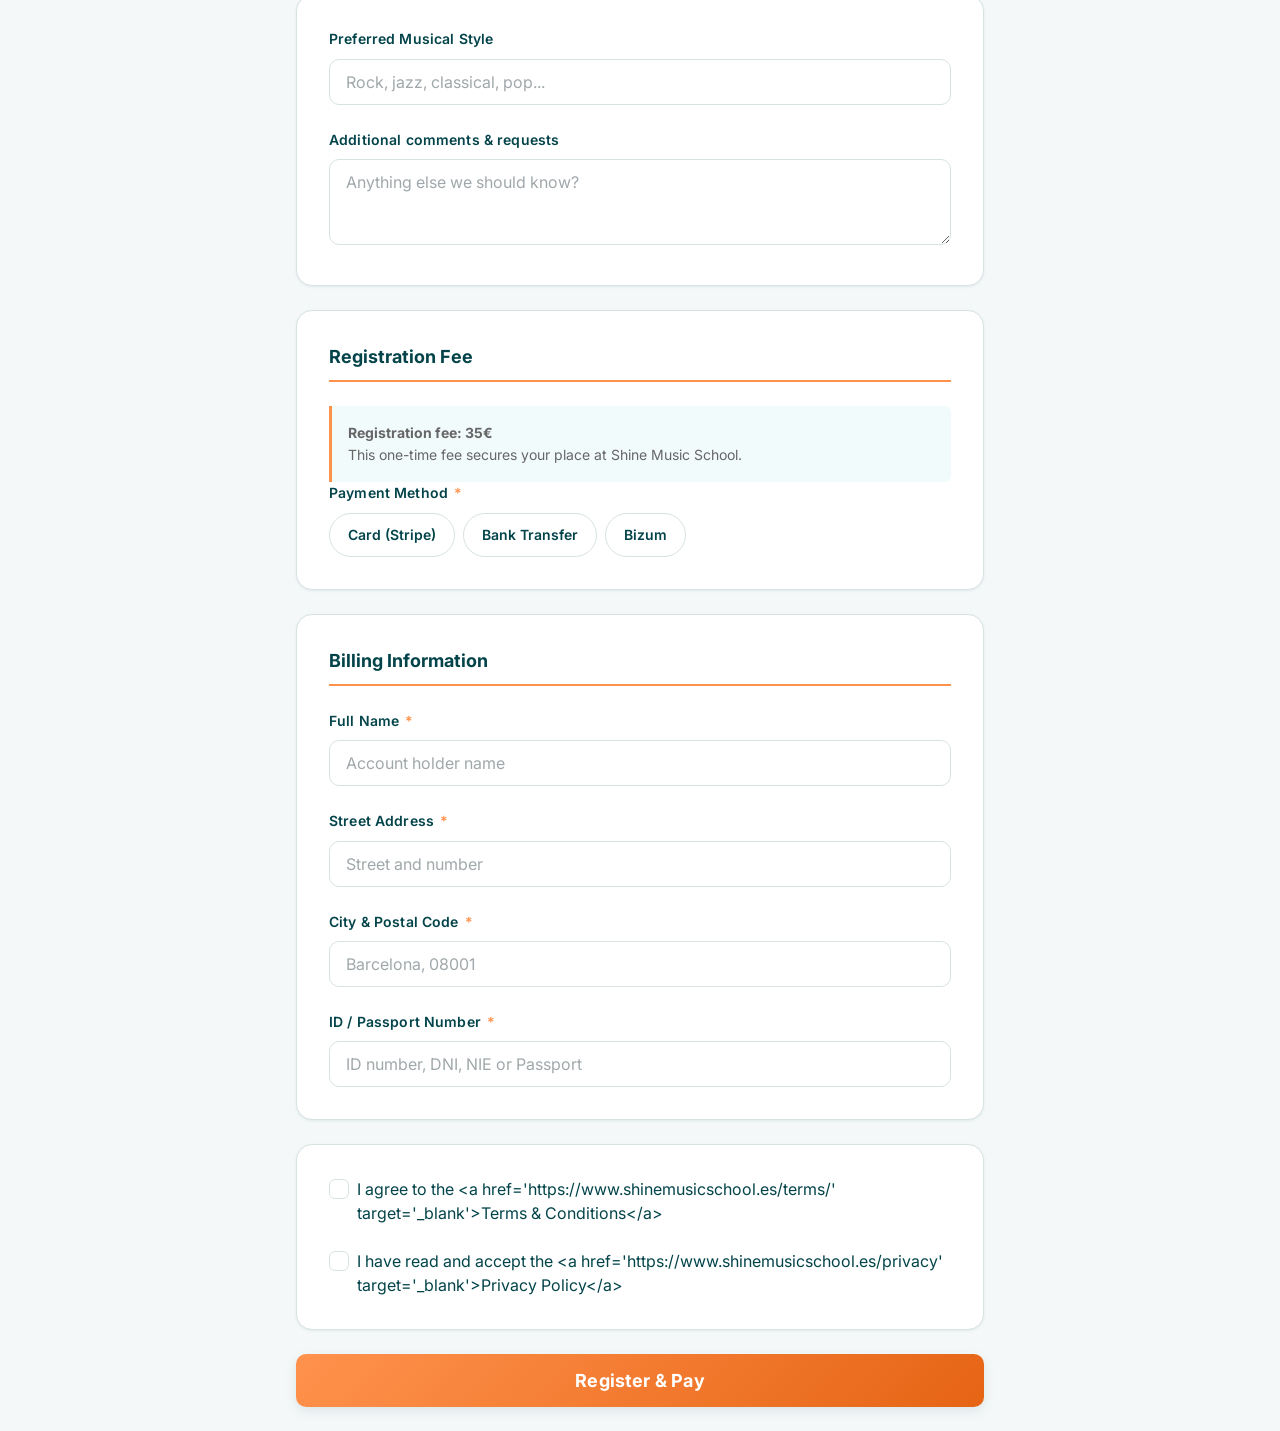
<file: student-registration/index.html>
<!DOCTYPE html>
<html lang="en">
<head>
  <meta charset="UTF-8">
  <meta name="viewport" content="width=device-width, initial-scale=1.0">
  <title>Student Registration — Shine Music School</title>
  <link rel="preconnect" href="https://fonts.googleapis.com">
  <link rel="preconnect" href="https://fonts.gstatic.com" crossorigin>
  <link href="https://fonts.googleapis.com/css2?family=Inter:wght@400;500;600;700&display=swap" rel="stylesheet">
  <link rel="stylesheet" href="../public/css/theme.css">
  <link rel="stylesheet" href="../public/css/shine-forms.css">
</head>
<body>
  <div id="shine-form-root"></div>

  <script src="../public/js/i18n.js"></script>
  <script src="../public/js/conditions.js"></script>
  <script src="../public/js/calculations.js"></script>
  <script src="../public/js/validation.js"></script>
  <script src="../public/js/shine-forms.js"></script>
  <script>
    (async function () {
      try {
        const resp = await fetch('../forms/student-registration.json');
        if (!resp.ok) throw new Error('Form not found');
        const formDef = await resp.json();
        window.shineForm = new ShineForm('shine-form-root', formDef);
      } catch (err) {
        document.getElementById('shine-form-root').innerHTML =
          '<div class="sf-form"><div class="sf-section" style="text-align:center;color:var(--tx-error);">' +
          '<p>Could not load form: ' + err.message + '</p></div></div>';
      }
    })();
  </script>
</body>
</html>
</file>
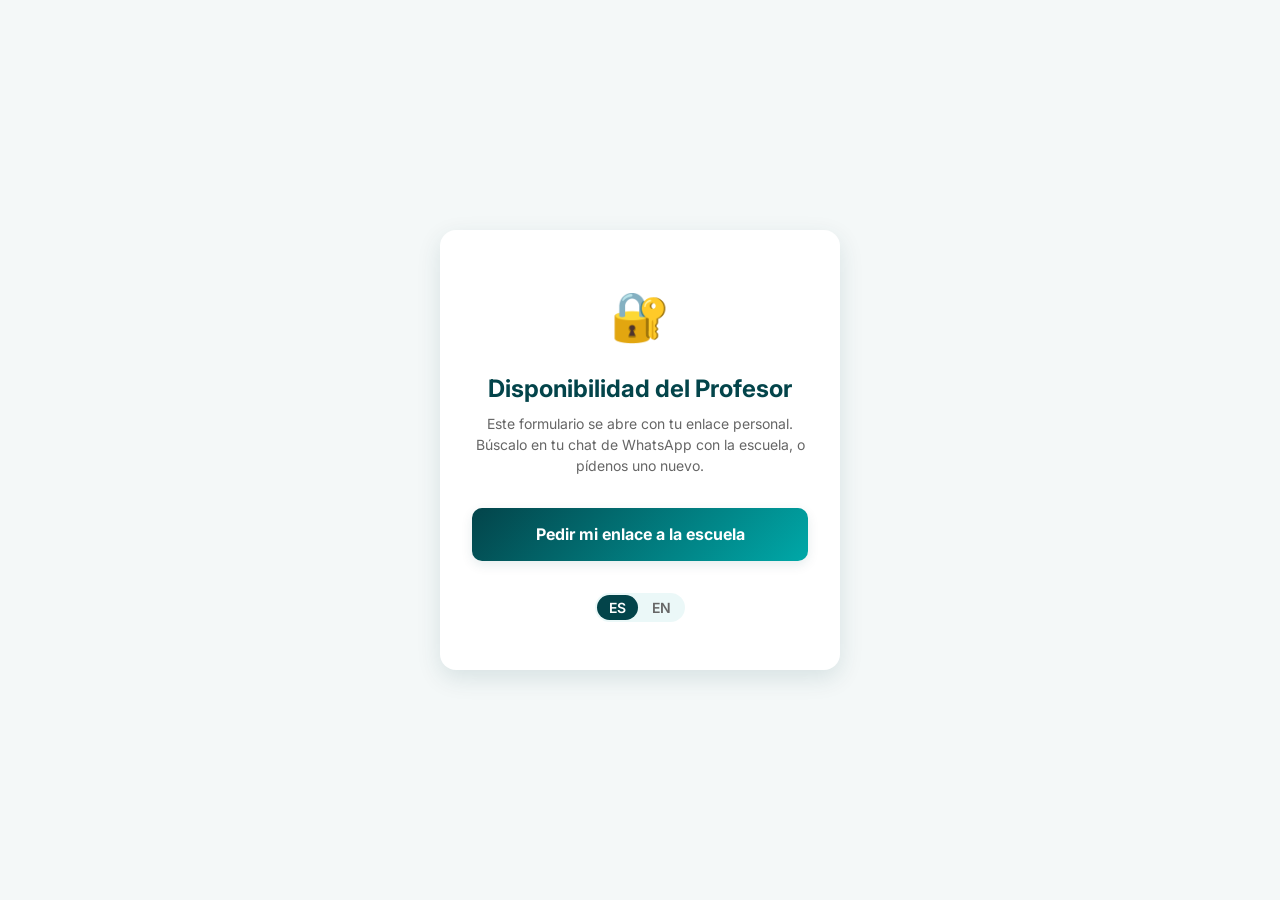
<file: teacher-availability/index.html>
<!DOCTYPE html>
<html lang="es">
<head>
  <meta charset="UTF-8">
  <meta name="viewport" content="width=device-width, initial-scale=1.0">
  <title>Shine - Teacher Availability</title>
  <link rel="preconnect" href="https://fonts.googleapis.com">
  <link rel="preconnect" href="https://fonts.gstatic.com" crossorigin>
  <link href="https://fonts.googleapis.com/css2?family=Inter:wght@400;500;600;700&display=swap" rel="stylesheet">
  <style>
    /* ── Shine Forms Theme Variables (from theme.css) ── */
    :root {
      --shine-dark-teal: #03444A;
      --shine-teal: #00A8A8;
      --shine-mid-teal: #55BFC7;
      --shine-light-teal: #9AD3DA;
      --shine-orange: #FF924D;
      --shine-deep-orange: #E66414;
      --shine-white: #FFFFFF;
      --shine-grey: #CCCCCC;
      --shine-secondary-grey: #666666;
      --shine-green: #66BB6A;
      --shine-green-bg: #E8F5E9;
      --shine-red: #C62828;
      --shine-red-bg: #FFEBEE;
      --sf-bg: #F4F8F8;
      --sf-card: #FFFFFF;
      --sf-border: #D8E2E3;
      --sf-border-focus: var(--shine-teal);
      --tx-primary: var(--shine-dark-teal);
      --tx-secondary: var(--shine-secondary-grey);
      --tx-placeholder: #A0A8AB;
      --tx-inverse: var(--shine-white);
      --tx-error: var(--shine-red);
      --font-family: 'Inter', -apple-system, BlinkMacSystemFont, 'Segoe UI', sans-serif;
      --font-size-xs: 0.75rem;
      --font-size-sm: 0.875rem;
      --font-size-base: 1rem;
      --font-size-lg: 1.125rem;
      --font-size-xl: 1.5rem;
      --font-size-2xl: 2rem;
      --space-xs: 4px;
      --space-sm: 8px;
      --space-md: 16px;
      --space-lg: 24px;
      --space-xl: 32px;
      --space-2xl: 48px;
      --radius-sm: 6px;
      --radius-md: 10px;
      --radius-lg: 16px;
      --radius-pill: 999px;
      --shadow-sm: 0 1px 3px rgba(3, 68, 74, 0.08);
      --shadow-md: 0 4px 12px rgba(3, 68, 74, 0.1);
      --shadow-lg: 0 8px 24px rgba(3, 68, 74, 0.12);
      --transition-fast: 150ms ease;
      --transition-base: 250ms ease;
      --form-max-width: 720px;
    }

    /* ── Reset & Base ── */
    *, *::before, *::after { box-sizing: border-box; margin: 0; padding: 0; }
    html { font-size: 16px; -webkit-text-size-adjust: 100%; }
    body {
      font-family: var(--font-family);
      color: var(--tx-primary);
      background: var(--sf-bg);
      line-height: 1.6;
      -webkit-font-smoothing: antialiased;
    }

    /* ── Form Container ── */
    .sf-form {
      max-width: var(--form-max-width);
      margin: 0 auto;
      padding: var(--space-lg) var(--space-md);
    }

    /* ── Header ── */
    .sf-header {
      text-align: center;
      margin-bottom: var(--space-2xl);
      padding: var(--space-2xl) var(--space-lg);
      background: linear-gradient(135deg, var(--shine-dark-teal) 0%, var(--shine-teal) 100%);
      border-radius: var(--radius-lg);
      color: var(--tx-inverse);
      position: relative;
      overflow: hidden;
    }
    .sf-header::before {
      content: '';
      position: absolute;
      top: -50%;
      right: -20%;
      width: 300px;
      height: 300px;
      background: rgba(255, 255, 255, 0.05);
      border-radius: 50%;
    }
    .sf-header__logo {
      width: 80px;
      height: auto;
      margin-bottom: var(--space-md);
      /* NO FILTER. The mark is a black plectrum with the white "shine"
         wordmark inside it, and brightness(0) crushed EVERY colour to black,
         wordmark included, before invert(1) turned the lot white: a blank
         white pick. It read as "the logo is broken" for as long as the file
         404d, and then for a while afterwards (owner, 2026-09-10: "pick logo
         is still no rendering"). The real mark reads perfectly well on the
         dark teal; the honest thing is to show it rather than process it. */
      opacity: 0.95;
    }
    .sf-header__title {
      font-size: var(--font-size-2xl);
      font-weight: 700;
      margin-bottom: var(--space-xs);
      letter-spacing: -0.02em;
    }
    .sf-header__subtitle {
      font-size: var(--font-size-base);
      opacity: 0.85;
      font-weight: 400;
    }
    .sf-header__app-hint {
      font-size: var(--font-size-xs);
      opacity: 0.65;
      font-weight: 400;
      margin-top: var(--space-xs);
    }

    /* ── Language Toggle ── */
    .sf-lang-toggle {
      position: absolute;
      top: var(--space-md);
      right: var(--space-md);
      display: flex;
      gap: 2px;
      background: rgba(255, 255, 255, 0.15);
      border-radius: var(--radius-pill);
      padding: 2px;
    }
    .sf-lang-btn {
      border: none;
      background: transparent;
      color: rgba(255, 255, 255, 0.7);
      font-size: var(--font-size-sm);
      font-weight: 600;
      padding: 4px 12px;
      border-radius: var(--radius-pill);
      cursor: pointer;
      transition: all var(--transition-fast);
      font-family: inherit;
    }
    .sf-lang-btn:hover { color: var(--tx-inverse); }
    .sf-lang-btn.active {
      background: var(--tx-inverse);
      color: var(--shine-dark-teal);
    }

    /* ── Sections ── */
    .sf-section {
      background: var(--sf-card);
      border-radius: var(--radius-lg);
      padding: var(--space-xl);
      margin-bottom: var(--space-lg);
      box-shadow: var(--shadow-sm);
      border: 1px solid var(--sf-border);
    }
    .sf-section__title {
      font-size: var(--font-size-lg);
      font-weight: 700;
      color: var(--shine-dark-teal);
      margin-bottom: var(--space-lg);
      padding-bottom: var(--space-sm);
      border-bottom: 2px solid var(--shine-orange);
    }

    /* ── Labels ── */
    .sf-label {
      display: block;
      font-size: var(--font-size-sm);
      font-weight: 600;
      color: var(--tx-primary);
      margin-bottom: var(--space-sm);
    }
    .sf-description {
      font-size: var(--font-size-sm);
      color: var(--tx-secondary);
      margin-bottom: var(--space-md);
    }

    /* ── Inputs ── */
    .sf-input, .sf-select {
      width: 100%;
      padding: 12px 16px;
      font-size: var(--font-size-base);
      font-family: inherit;
      color: var(--tx-primary);
      background: var(--sf-card);
      border: 1.5px solid var(--sf-border);
      border-radius: var(--radius-md);
      transition: border-color var(--transition-fast), box-shadow var(--transition-fast);
      outline: none;
    }
    .sf-input::placeholder { color: var(--tx-placeholder); }
    .sf-input:hover, .sf-select:hover { border-color: var(--shine-mid-teal); }
    .sf-input:focus, .sf-select:focus {
      border-color: var(--shine-teal);
      box-shadow: 0 0 0 3px rgba(0, 168, 168, 0.15);
    }
    .sf-input.error {
      border-color: var(--tx-error);
      box-shadow: 0 0 0 3px rgba(198, 40, 40, 0.1);
    }
    .sf-select {
      cursor: pointer;
      appearance: none;
      background-image: url("data:image/svg+xml,%3Csvg width='12' height='8' viewBox='0 0 12 8' fill='none' xmlns='http://www.w3.org/2000/svg'%3E%3Cpath d='M1 1.5L6 6.5L11 1.5' stroke='%23666' stroke-width='2' stroke-linecap='round' stroke-linejoin='round'/%3E%3C/svg%3E");
      background-repeat: no-repeat;
      background-position: right 16px center;
      padding-right: 40px;
    }

    /* ── Submit Button ── */
    .sf-submit {
      width: 100%;
      padding: 16px 32px;
      font-size: var(--font-size-lg);
      font-weight: 700;
      font-family: inherit;
      color: var(--tx-inverse);
      background: linear-gradient(135deg, var(--shine-orange) 0%, var(--shine-deep-orange) 100%);
      border: none;
      border-radius: var(--radius-md);
      cursor: pointer;
      transition: all var(--transition-fast);
      box-shadow: var(--shadow-md);
    }
    .sf-submit:hover { box-shadow: var(--shadow-lg); transform: translateY(-1px); }
    .sf-submit:active { transform: translateY(0); box-shadow: var(--shadow-sm); }
    .sf-submit:disabled { opacity: 0.6; cursor: not-allowed; transform: none; }

    /* ── Error Messages ── */
    .sf-error {
      font-size: var(--font-size-sm);
      color: var(--tx-error);
      margin-top: var(--space-xs);
    }

    /* ── Link gate ──
       Shown only when there is no usable personal link. There is no PIN and no
       other way in, so this screen's whole job is to get the teacher a link:
       one obvious action (message the school), never a dead end. */
    #gate-screen {
      display: flex;
      align-items: center;
      justify-content: center;
      min-height: 100vh;
      padding: var(--space-md);
    }
    .gate-card {
      background: var(--sf-card);
      border-radius: var(--radius-lg);
      padding: var(--space-2xl) var(--space-xl);
      box-shadow: var(--shadow-lg);
      max-width: 400px;
      width: 100%;
      text-align: center;
    }
    .gate-card__icon {
      font-size: 48px;
      margin-bottom: var(--space-md);
    }
    .gate-card__title {
      font-size: var(--font-size-xl);
      font-weight: 700;
      color: var(--shine-dark-teal);
      margin-bottom: var(--space-xs);
    }
    .gate-card__subtitle {
      font-size: var(--font-size-sm);
      color: var(--tx-secondary);
      margin-bottom: var(--space-xl);
      line-height: 1.5;
    }
    .gate-btn {
      display: block;
      width: 100%;
      padding: 14px;
      font-size: var(--font-size-base);
      font-weight: 700;
      font-family: inherit;
      color: var(--tx-inverse);
      background: linear-gradient(135deg, var(--shine-dark-teal) 0%, var(--shine-teal) 100%);
      border: none;
      border-radius: var(--radius-md);
      cursor: pointer;
      text-decoration: none;
      transition: all var(--transition-fast);
      box-shadow: var(--shadow-md);
    }
    .gate-btn:hover { box-shadow: var(--shadow-lg); transform: translateY(-1px); }
    .gate-lang-toggle {
      margin-top: var(--space-xl);
      display: flex;
      justify-content: center;
    }
    .gate-lang-toggle .sf-lang-toggle {
      position: static;
      background: rgba(0, 168, 168, 0.08);
    }
    .gate-lang-toggle .sf-lang-btn {
      color: var(--tx-secondary);
    }
    .gate-lang-toggle .sf-lang-btn.active {
      background: var(--shine-dark-teal);
      color: var(--tx-inverse);
    }

    @keyframes shake {
      0%, 100% { transform: translateX(0); }
      20%, 60% { transform: translateX(-8px); }
      40%, 80% { transform: translateX(8px); }
    }
    .shake { animation: shake 0.4s ease; }


    /* ── Section Title Row (title + same-as-before inline) ── */
    .sf-section__title-row {
      display: flex;
      align-items: center;
      justify-content: space-between;
      gap: var(--space-md);
      margin-bottom: var(--space-lg);
      padding-bottom: var(--space-sm);
      border-bottom: 2px solid var(--shine-orange);
      flex-wrap: wrap;
    }
    .sf-section__title-row .sf-section__title {
      margin-bottom: 0;
      padding-bottom: 0;
      border-bottom: none;
    }

    /* ── Same-as-before Toggle ── */
    .same-as-before-label {
      display: flex;
      align-items: center;
      gap: 6px;
      padding: 5px 12px;
      background: rgba(0, 168, 168, 0.06);
      border: 1.5px solid var(--sf-border);
      border-radius: var(--radius-pill);
      cursor: pointer;
      font-size: var(--font-size-xs);
      font-weight: 500;
      color: var(--tx-secondary);
      transition: all var(--transition-fast);
      white-space: nowrap;
      flex-shrink: 0;
    }
    .same-as-before-label:hover {
      border-color: var(--shine-teal);
      background: rgba(0, 168, 168, 0.1);
      color: var(--tx-primary);
    }
    .same-as-before-toggle {
      width: 16px;
      height: 16px;
      border: 1.5px solid var(--sf-border);
      border-radius: 3px;
      appearance: none;
      cursor: pointer;
      transition: all var(--transition-fast);
      flex-shrink: 0;
    }
    .same-as-before-toggle:checked {
      background: var(--shine-teal);
      border-color: var(--shine-teal);
      background-image: url("data:image/svg+xml,%3Csvg width='10' height='8' viewBox='0 0 10 8' fill='none' xmlns='http://www.w3.org/2000/svg'%3E%3Cpath d='M1 4L3.5 6.5L9 1' stroke='white' stroke-width='1.5' stroke-linecap='round' stroke-linejoin='round'/%3E%3C/svg%3E");
      background-repeat: no-repeat;
      background-position: center;
    }
    .same-as-before-label:has(.same-as-before-toggle:checked) {
      border-color: var(--shine-teal);
      background: rgba(0, 168, 168, 0.15);
      color: var(--shine-dark-teal);
    }
    .section-collapsed {
      display: none;
    }


    /* ── Tabs + Mis combos (2026-09-10) ───────────────────────────────── */
    .sf-tabs {
      display: flex; gap: 4px; padding: 0 0 4px;
      border-bottom: 2px solid #e2e8f0; margin-bottom: 20px;
    }
    .sf-tab {
      appearance: none; background: none; border: none; cursor: pointer;
      font-family: inherit; font-size: 15px; font-weight: 700; color: #64748b;
      padding: 10px 16px; border-radius: 8px 8px 0 0; margin-bottom: -2px;
      border-bottom: 3px solid transparent;
    }
    .sf-tab:hover { color: #0f766e; background: #f1f5f9; }
    .sf-tab.is-active { color: #0f766e; border-bottom-color: #0f766e; }

    .combos-list { display: flex; flex-direction: column; gap: 16px; }
    .combo-card {
      border: 1px solid #cbd5e1; border-radius: 12px; padding: 14px;
      background: #fff;
    }
    .combo-card__top { display: flex; gap: 8px; flex-wrap: wrap; align-items: center; }
    .combo-card__name {
      flex: 1 1 220px; min-width: 180px; font-weight: 700; font-size: 16px;
      padding: 8px 10px; border: 1px solid #cbd5e1; border-radius: 8px;
      font-family: inherit;
    }
    .combo-when { display: flex; gap: 8px; align-items: center; }
    .combo-when select, .combo-when input {
      padding: 8px 10px; border: 1px solid #cbd5e1; border-radius: 8px;
      font-family: inherit; font-size: 14px;
    }
    .combo-members { margin-top: 12px; display: flex; flex-direction: column; gap: 8px; }
    .combo-member {
      display: flex; gap: 8px; align-items: center; flex-wrap: wrap;
      padding: 8px; border-radius: 8px; background: #f8fafc;
    }
    .combo-member.is-removed { opacity: .45; text-decoration: line-through; }
    .combo-member__name {
      flex: 1 1 160px; min-width: 140px; font-weight: 600; font-size: 14px;
      padding: 6px 8px; border: 1px solid #cbd5e1; border-radius: 6px;
      font-family: inherit; background: #fff;
    }
    .combo-member__name[readonly] { background: transparent; border-color: transparent; }
    .combo-member__inst {
      flex: 0 1 150px; min-width: 120px; font-size: 14px;
      padding: 6px 8px; border: 1px solid #cbd5e1; border-radius: 6px;
      font-family: inherit; background: #fff;
    }
    .combo-member__x {
      appearance: none; border: 1px solid #fecaca; background: #fef2f2;
      color: #b91c1c; width: 30px; height: 30px; border-radius: 8px;
      font-size: 16px; font-weight: 700; cursor: pointer; line-height: 1;
    }
    .combo-member__x:hover { background: #fee2e2; }
    .combo-member__undo {
      appearance: none; border: 1px solid #cbd5e1; background: #fff;
      color: #475569; padding: 4px 10px; border-radius: 8px; font-size: 12px;
      cursor: pointer; font-family: inherit;
    }
    .combo-new {
      appearance: none; border: 1px dashed #94a3b8; background: #fff;
      color: #0f766e; padding: 8px 12px; border-radius: 8px; font-weight: 600;
      font-size: 13px; cursor: pointer; font-family: inherit; margin-top: 10px;
      align-self: flex-start;
    }
    .combo-new:hover { background: #f0fdfa; }
    .combo-tag {
      font-size: 11px; font-weight: 700; letter-spacing: .04em;
      color: #92400e; background: #fef3c7; border-radius: 999px;
      padding: 2px 8px; white-space: nowrap;
    }
    .combos-empty { color: #64748b; font-size: 14px; padding: 10px 0; }

    /* ── Proponer un alumno (2026-09-14) ──────────────────────────────── */
    .suggest-section { margin-top: 24px; }
    .suggest-grid {
      display: flex; flex-wrap: wrap; gap: 12px;
    }
    .suggest-field {
      display: flex; flex-direction: column; gap: 4px;
      flex: 1 1 200px; min-width: 160px;
    }
    .suggest-field--wide { flex-basis: 100%; }
    .suggest-label {
      font-size: 13px; font-weight: 600; color: #475569;
    }
    .suggest-input {
      width: 100%; box-sizing: border-box; font-family: inherit; font-size: 14px;
      padding: 8px 10px; border: 1px solid #cbd5e1; border-radius: 8px;
      background: #fff; color: var(--tx-primary);
    }
    .suggest-input:focus { outline: 2px solid var(--shine-light-teal); outline-offset: 1px; }
    textarea.suggest-input { resize: vertical; }
    .suggest-radios { display: flex; gap: 12px; flex-wrap: wrap; padding-top: 6px; }
    .suggest-radio {
      display: flex; align-items: center; gap: 6px; font-size: 14px;
      color: var(--tx-primary); cursor: pointer;
    }
    #suggest-submit-btn { margin-top: 16px; }
    /* Required marker + the outline a missing or rejected field gets. */
    .suggest-req { color: #b91c1c; font-weight: 700; }
    .suggest-input.is-invalid,
    .suggest-radios.is-invalid {
      border: 1px solid #dc2626; border-radius: 8px;
      outline: 2px solid #fca5a5; outline-offset: 1px;
    }
    .suggest-radios.is-invalid { padding: 6px 8px; }
    .suggest-error {
      margin-top: 12px; font-size: 13px; font-weight: 600; color: #b91c1c;
    }

    /* ── Current Schedule Preview (Phase A read-only calendar) ── */
    .current-schedule {
      background: var(--sf-card);
      border: 2px solid var(--shine-light-teal);
      border-radius: var(--radius-lg);
      padding: var(--space-lg);
      margin-bottom: var(--space-lg);
      box-shadow: var(--shadow-md);
    }
    .current-schedule__heading {
      display: flex;
      align-items: baseline;
      justify-content: space-between;
      flex-wrap: wrap;
      gap: var(--space-sm);
      margin-bottom: var(--space-xs);
    }
    .current-schedule__title {
      font-size: var(--font-size-lg);
      font-weight: 700;
      color: var(--shine-dark-teal);
      letter-spacing: -0.01em;
    }
    .current-schedule__timestamp {
      font-size: var(--font-size-xs);
      color: var(--tx-secondary);
      font-weight: 500;
    }
    .current-schedule__subtitle {
      font-size: var(--font-size-sm);
      color: var(--tx-secondary);
      margin-bottom: var(--space-md);
      line-height: 1.4;
    }
    .current-schedule__loading,
    .current-schedule__empty,
    .current-schedule__error {
      text-align: center;
      padding: var(--space-md) 0;
      font-size: var(--font-size-sm);
      color: var(--tx-secondary);
    }
    .current-schedule__error {
      color: var(--tx-error);
    }
    .current-schedule__legend {
      display: flex;
      gap: var(--space-md);
      flex-wrap: wrap;
      margin-bottom: var(--space-md);
      font-size: var(--font-size-xs);
      color: var(--tx-secondary);
    }
    .current-schedule__legend-item {
      display: inline-flex;
      align-items: center;
      gap: 6px;
    }
    .current-schedule__swatch {
      display: inline-block;
      width: 14px;
      height: 14px;
      border-radius: 3px;
      border: 1px solid rgba(0, 0, 0, 0.08);
    }
    .current-schedule__swatch--general {
      background: var(--shine-green);
    }
    .current-schedule__swatch--urgent {
      background: var(--shine-orange);
    }
    .current-schedule__day {
      display: grid;
      grid-template-columns: 48px 1fr;
      column-gap: var(--space-sm);
      row-gap: 2px;
      align-items: center;
      padding: 6px 0;
      border-top: 1px solid var(--sf-border);
    }
    .current-schedule__day:first-of-type {
      border-top: none;
    }
    .current-schedule__day-label {
      font-size: var(--font-size-sm);
      font-weight: 700;
      color: var(--shine-dark-teal);
      text-transform: uppercase;
      letter-spacing: 0.04em;
    }
    .current-schedule__bar {
      position: relative;
      height: 32px;
      /* Hour gridlines: every 1h faint (~0.06), every 2h stronger (~0.14).
         14 hours total (08→22), so each hour = 100% / 14. */
      background:
        repeating-linear-gradient(
          to right,
          transparent 0,
          transparent calc((100% / 7) - 1px),
          rgba(15, 76, 92, 0.18) calc((100% / 7) - 1px),
          rgba(15, 76, 92, 0.18) calc(100% / 7)
        ),
        repeating-linear-gradient(
          to right,
          transparent 0,
          transparent calc((100% / 14) - 1px),
          rgba(15, 76, 92, 0.08) calc((100% / 14) - 1px),
          rgba(15, 76, 92, 0.08) calc(100% / 14)
        ),
        #EEF3F4;
      border-radius: 6px;
      /* No overflow: hidden - would clip the floating drag tooltip that
         sits above the bar. Segments inside the bar use their own
         border-radius and percent-based widths, so they never exceed the
         bar's bounds anyway. */
    }
    .current-schedule__segment {
      position: absolute;
      top: 2px;
      bottom: 2px;
      border-radius: 4px;
      cursor: default;
    }
    .current-schedule__segment--general {
      background: var(--shine-green);
      box-shadow: 0 1px 2px rgba(0, 0, 0, 0.1);
    }
    .current-schedule__segment--urgent {
      background: var(--shine-orange);
      box-shadow: 0 1px 2px rgba(0, 0, 0, 0.12);
    }
    .current-schedule__segment--selected {
      outline: 2px solid var(--shine-dark-teal);
      outline-offset: 1px;
    }
    .current-schedule__day-text {
      grid-column: 2;
      font-size: var(--font-size-xs);
      color: var(--tx-secondary);
      line-height: 1.3;
      padding-top: 2px;
    }
    .current-schedule__day-text--empty {
      font-style: italic;
      color: var(--tx-placeholder);
    }
    .current-schedule__ticks {
      grid-column: 2;
      display: flex;
      justify-content: space-between;
      font-size: 11px;
      font-weight: 600;
      color: var(--tx-secondary);
      font-variant-numeric: tabular-nums;
      margin-top: 2px;
      padding: 0 2px;
    }
    .current-schedule__hint {
      margin-top: var(--space-md);
      padding: var(--space-sm) var(--space-md);
      background: var(--shine-green-bg);
      border-left: 3px solid var(--shine-green);
      border-radius: 4px;
      font-size: var(--font-size-xs);
      color: var(--shine-dark-teal);
      line-height: 1.4;
    }

    /* ── Phase B explanatory legend list inside the subtitle ── */
    .current-schedule__legend-list {
      margin: 10px 0;
      padding-left: 0;
      list-style: none;
    }
    .current-schedule__legend-list li {
      margin: 6px 0;
      padding-left: 22px;
      position: relative;
      line-height: 1.5;
    }
    .current-schedule__legend-list li .current-schedule__swatch {
      position: absolute;
      left: 0;
      top: 4px;
    }

    /* ── Floating "HH:MM - HH:MM" tooltip shown while dragging on a bar ── */
    .current-schedule__preview-label {
      position: absolute;
      bottom: calc(100% + 6px);
      background: var(--shine-dark-teal);
      color: white;
      padding: 4px 10px;
      border-radius: 4px;
      font-size: 12px;
      font-weight: 700;
      font-variant-numeric: tabular-nums;
      white-space: nowrap;
      pointer-events: none;
      z-index: 10;
      transform: translateX(-50%);
      box-shadow: 0 2px 6px rgba(0, 0, 0, 0.25);
    }
    .current-schedule__preview-label::after {
      content: '';
      position: absolute;
      top: 100%;
      left: 50%;
      transform: translateX(-50%);
      border: 5px solid transparent;
      border-top-color: var(--shine-dark-teal);
    }

    /* ── Editor mode - appended in Phase B ── */
    .editor-mode-row {
      display: flex;
      gap: 8px;
      margin: var(--space-md) 0 var(--space-sm);
      align-items: center;
      flex-wrap: wrap;
    }
    .editor-mode-row__label {
      font-size: var(--font-size-xs);
      color: var(--tx-secondary);
      font-weight: 600;
      margin-right: 4px;
    }
    .editor-mode-pill {
      display: inline-flex;
      align-items: center;
      gap: 6px;
      padding: 8px 14px;
      min-height: 36px;
      border-radius: 999px;
      border: 2px solid transparent;
      background: var(--sf-bg);
      font-size: var(--font-size-sm);
      font-weight: 600;
      cursor: pointer;
      transition: all var(--transition-fast);
      user-select: none;
    }
    .editor-mode-pill__swatch {
      width: 12px;
      height: 12px;
      border-radius: 3px;
      flex-shrink: 0;
    }
    .editor-mode-pill--general .editor-mode-pill__swatch { background: var(--shine-green); }
    .editor-mode-pill--urgent  .editor-mode-pill__swatch { background: var(--shine-orange); }
    .editor-mode-pill[aria-pressed="true"] {
      background: white;
      border-color: var(--shine-dark-teal);
      box-shadow: var(--shadow-sm);
    }
    .editor-mode-pill--general[aria-pressed="true"] { border-color: var(--shine-green); }
    .editor-mode-pill--urgent[aria-pressed="true"]  { border-color: var(--shine-orange); }

    /* The bar itself, when in editor mode, gets paint affordance */
    .current-schedule__bar--editable {
      cursor: crosshair;
      touch-action: none;  /* prevent page scroll while dragging */
    }
    .current-schedule__bar--editable.is-painting-urgent {
      cursor: copy;
    }
    /* Drag preview - semi-transparent ghost segment shown while painting */
    .current-schedule__preview {
      position: absolute;
      top: 2px;
      bottom: 2px;
      border-radius: 4px;
      opacity: 0.55;
      pointer-events: none;
      border: 2px dashed rgba(0, 0, 0, 0.35);
      box-sizing: border-box;
    }
    .current-schedule__preview--general { background: var(--shine-green); }
    .current-schedule__preview--urgent  { background: var(--shine-orange); }

    /* Per-day "clear day" button - small unobtrusive trash icon */
    .day-clear-btn {
      grid-column: 2;
      justify-self: end;
      background: transparent;
      border: none;
      color: var(--tx-placeholder);
      font-size: 11px;
      font-weight: 600;
      padding: 2px 6px;
      cursor: pointer;
      border-radius: 4px;
      margin-top: -2px;
    }
    .day-clear-btn:hover { background: var(--sf-bg); color: var(--tx-error); }

    /* Per-day "add slot" button - takes the clear button's place when the
       active mode has no slots yet for that day */
    .day-add-btn {
      grid-column: 2;
      justify-self: end;
      background: transparent;
      border: 1px dashed var(--tx-placeholder);
      color: var(--tx-placeholder);
      font-size: 11px;
      font-weight: 600;
      padding: 2px 6px;
      cursor: pointer;
      border-radius: 4px;
      margin-top: -2px;
    }
    .day-add-btn:hover { background: var(--sf-bg); color: var(--shine-teal); border-color: var(--shine-teal); }

    /* Inline from/to editor for the selected slot, shown below the bar */
    .slot-editor {
      grid-column: 2;
      display: flex;
      flex-wrap: wrap;
      align-items: center;
      gap: 8px;
      margin-top: 6px;
    }
    .slot-editor__label {
      font-size: var(--font-size-xs);
      color: var(--tx-secondary);
      font-weight: 600;
    }
    .slot-editor__from,
    .slot-editor__to {
      min-height: 44px;
      font-size: 16px;
      padding: 6px 10px;
      border: 1px solid var(--sf-border);
      border-radius: 4px;
      background: var(--sf-card);
      color: var(--tx-primary);
      box-sizing: border-box;
    }
    .slot-editor__from:focus,
    .slot-editor__to:focus {
      outline: none;
      border-color: var(--shine-orange);
      box-shadow: 0 0 0 2px rgba(255, 140, 60, 0.15);
    }
    .slot-editor__delete {
      background: transparent;
      border: none;
      color: var(--tx-placeholder);
      font-size: 11px;
      font-weight: 600;
      padding: 2px 6px;
      cursor: pointer;
      border-radius: 4px;
    }
    .slot-editor__delete:hover { background: var(--sf-bg); color: var(--tx-error); }
    .slot-editor__done {
      background: var(--shine-teal);
      color: var(--tx-inverse);
      border: none;
      font-size: 11px;
      font-weight: 600;
      padding: 6px 12px;
      cursor: pointer;
      border-radius: 4px;
    }
    .slot-editor__done:hover { background: var(--shine-dark-teal); }

    /* Per-day note input for gaps */
    .day-gap-note {
      grid-column: 2;
      width: 100%;
      margin-top: 4px;
      padding: 6px 10px;
      font-size: var(--font-size-xs);
      border: 1px solid var(--sf-border);
      border-radius: 4px;
      background: var(--sf-card);
      color: var(--tx-primary);
      box-sizing: border-box;
    }
    .day-gap-note::placeholder { color: var(--tx-placeholder); }
    .day-gap-note:focus {
      outline: none;
      border-color: var(--shine-orange);
      box-shadow: 0 0 0 2px rgba(255, 140, 60, 0.15);
    }

    /* When a day is locked (no_change auto-detected), the bar gets a subtle wash */
    .current-schedule__day--locked .current-schedule__bar {
      opacity: 0.85;
    }

    /* Tap targets on the bar should be fingertip-sized on mobile */
    @media (max-width: 640px) {
      .current-schedule__bar { height: 40px; }
      .editor-mode-pill { min-height: 44px; padding: 10px 16px; }
    }

    /* ── Day Rows ── */
    .day-row {
      margin-bottom: var(--space-md);
      padding: var(--space-md);
      background: var(--sf-bg);
      border-radius: var(--radius-md);
      border: 1px solid transparent;
      transition: all var(--transition-fast);
    }
    .day-row.active {
      background: var(--sf-card);
      border-color: var(--sf-border);
    }
    .day-header {
      display: flex;
      align-items: center;
      gap: var(--space-sm);
      margin-bottom: var(--space-sm);
    }
    .day-toggle {
      width: 20px;
      height: 20px;
      border: 1.5px solid var(--sf-border);
      border-radius: var(--radius-sm);
      appearance: none;
      cursor: pointer;
      transition: all var(--transition-fast);
      flex-shrink: 0;
    }
    .day-toggle:checked {
      background: var(--shine-teal);
      border-color: var(--shine-teal);
      background-image: url("data:image/svg+xml,%3Csvg width='12' height='10' viewBox='0 0 12 10' fill='none' xmlns='http://www.w3.org/2000/svg'%3E%3Cpath d='M1 5L4.5 8.5L11 1.5' stroke='white' stroke-width='2' stroke-linecap='round' stroke-linejoin='round'/%3E%3C/svg%3E");
      background-repeat: no-repeat;
      background-position: center;
    }
    .day-label {
      font-weight: 600;
      font-size: var(--font-size-base);
      color: var(--tx-primary);
      min-width: 90px;
    }
    .day-row:not(.active) .day-label {
      color: var(--tx-secondary);
    }
    .day-slots {
      display: none;
      padding-left: 28px;
    }
    .day-row.active .day-slots { display: block; }
    .slot-row {
      display: flex;
      align-items: center;
      gap: var(--space-sm);
      margin-bottom: var(--space-sm);
      flex-wrap: wrap;
    }
    .slot-row select {
      padding: 8px 32px 8px 10px;
      font-size: var(--font-size-sm);
      font-family: inherit;
      color: var(--tx-primary);
      background: var(--sf-card);
      border: 1.5px solid var(--sf-border);
      border-radius: var(--radius-sm);
      cursor: pointer;
      outline: none;
      appearance: none;
      background-image: url("data:image/svg+xml,%3Csvg width='10' height='6' viewBox='0 0 10 6' fill='none' xmlns='http://www.w3.org/2000/svg'%3E%3Cpath d='M1 1l4 4 4-4' stroke='%23666' stroke-width='1.5' stroke-linecap='round' stroke-linejoin='round'/%3E%3C/svg%3E");
      background-repeat: no-repeat;
      background-position: right 10px center;
      transition: border-color var(--transition-fast);
      min-width: 100px;
    }
    .slot-row select:focus {
      border-color: var(--shine-teal);
      box-shadow: 0 0 0 2px rgba(0, 168, 168, 0.12);
    }
    .slot-separator {
      font-size: var(--font-size-sm);
      color: var(--tx-secondary);
      font-weight: 500;
    }
    .slot-remove {
      width: 28px;
      height: 28px;
      display: flex;
      align-items: center;
      justify-content: center;
      border: none;
      background: transparent;
      color: var(--shine-red);
      cursor: pointer;
      border-radius: 50%;
      font-size: 18px;
      transition: background var(--transition-fast);
      flex-shrink: 0;
    }
    .slot-remove:hover { background: var(--shine-red-bg); }
    .add-slot-btn {
      border: none;
      background: transparent;
      color: var(--shine-teal);
      font-size: var(--font-size-sm);
      font-weight: 600;
      font-family: inherit;
      cursor: pointer;
      padding: 4px 0;
      transition: color var(--transition-fast);
    }
    .add-slot-btn:hover { color: var(--shine-dark-teal); }

    /* ── Urgent Gaps ── */
    .urgent-entry {
      display: flex;
      align-items: flex-start;
      gap: var(--space-sm);
      margin-bottom: var(--space-md);
      padding: var(--space-md);
      background: var(--sf-bg);
      border-radius: var(--radius-md);
      border: 1px solid var(--sf-border);
      flex-wrap: wrap;
    }
    .urgent-entry select, .urgent-entry input {
      padding: 8px 10px;
      font-size: var(--font-size-sm);
      font-family: inherit;
      color: var(--tx-primary);
      background: var(--sf-card);
      border: 1.5px solid var(--sf-border);
      border-radius: var(--radius-sm);
      outline: none;
      transition: border-color var(--transition-fast);
    }
    .urgent-entry select {
      appearance: none;
      background-image: url("data:image/svg+xml,%3Csvg width='10' height='6' viewBox='0 0 10 6' fill='none' xmlns='http://www.w3.org/2000/svg'%3E%3Cpath d='M1 1l4 4 4-4' stroke='%23666' stroke-width='1.5' stroke-linecap='round' stroke-linejoin='round'/%3E%3C/svg%3E");
      background-repeat: no-repeat;
      background-position: right 10px center;
      padding-right: 28px;
      cursor: pointer;
      min-width: 100px;
    }
    .urgent-entry select:focus, .urgent-entry input:focus {
      border-color: var(--shine-teal);
      box-shadow: 0 0 0 2px rgba(0, 168, 168, 0.12);
    }
    .urgent-note {
      flex: 1;
      min-width: 120px;
    }
    .add-urgent-btn {
      display: inline-flex;
      align-items: center;
      gap: var(--space-xs);
      border: 1.5px dashed var(--shine-teal);
      background: transparent;
      color: var(--shine-teal);
      font-size: var(--font-size-sm);
      font-weight: 600;
      font-family: inherit;
      padding: 10px 18px;
      border-radius: var(--radius-md);
      cursor: pointer;
      transition: all var(--transition-fast);
    }
    .add-urgent-btn:hover {
      background: rgba(0, 168, 168, 0.06);
      border-color: var(--shine-dark-teal);
      color: var(--shine-dark-teal);
    }

    /* ── Holidays Section ── */
    .sf-section.holidays-section {
      background: linear-gradient(135deg, #FFF8F0 0%, #FFF1E6 100%);
      border-color: var(--shine-orange);
      border-width: 2px;
    }
    .sf-section.holidays-section .sf-section__title {
      color: var(--shine-deep-orange);
      border-bottom-color: var(--shine-orange);
    }
    .holidays-icon {
      margin-right: 6px;
    }
    .holiday-entry {
      display: flex;
      align-items: center;
      gap: var(--space-sm);
      margin-bottom: var(--space-md);
      padding: var(--space-md);
      background: var(--sf-card);
      border-radius: var(--radius-md);
      border: 1.5px solid var(--shine-orange);
      flex-wrap: wrap;
    }
    .holiday-entry input[type="date"] {
      padding: 8px 10px;
      font-size: var(--font-size-sm);
      font-family: inherit;
      color: var(--tx-primary);
      background: var(--sf-card);
      border: 1.5px solid var(--sf-border);
      border-radius: var(--radius-sm);
      outline: none;
      cursor: pointer;
      transition: border-color var(--transition-fast);
    }
    .holiday-entry input[type="date"]:focus {
      border-color: var(--shine-orange);
      box-shadow: 0 0 0 2px rgba(255, 146, 77, 0.15);
    }
    .holiday-entry input[type="text"] {
      padding: 8px 10px;
      font-size: var(--font-size-sm);
      font-family: inherit;
      color: var(--tx-primary);
      background: var(--sf-card);
      border: 1.5px solid var(--sf-border);
      border-radius: var(--radius-sm);
      outline: none;
      flex: 1;
      min-width: 120px;
      transition: border-color var(--transition-fast);
    }
    .holiday-entry input[type="text"]:focus {
      border-color: var(--shine-orange);
      box-shadow: 0 0 0 2px rgba(255, 146, 77, 0.15);
    }
    .add-holiday-btn {
      display: inline-flex;
      align-items: center;
      gap: var(--space-xs);
      border: 1.5px dashed var(--shine-deep-orange);
      background: transparent;
      color: var(--shine-deep-orange);
      font-size: var(--font-size-sm);
      font-weight: 600;
      font-family: inherit;
      padding: 10px 18px;
      border-radius: var(--radius-md);
      cursor: pointer;
      transition: all var(--transition-fast);
    }
    .add-holiday-btn:hover {
      background: rgba(255, 146, 77, 0.06);
      border-color: var(--shine-dark-teal);
      color: var(--shine-dark-teal);
    }

    /* ── Preview Banner ── */
    .preview-banner {
      background: linear-gradient(135deg, var(--shine-orange), var(--shine-deep-orange));
      color: white;
      text-align: center;
      padding: 8px var(--space-md);
      font-size: var(--font-size-sm);
      font-weight: 600;
      letter-spacing: 0.02em;
    }

    /* ── Success / Error feedback ── */
    .feedback-card {
      text-align: center;
      padding: var(--space-2xl) var(--space-xl);
      border-radius: var(--radius-lg);
      margin-bottom: var(--space-lg);
    }
    .feedback-card.success {
      background: var(--shine-green-bg);
      border: 1px solid var(--shine-green);
    }
    .feedback-card.error {
      background: var(--shine-red-bg);
      border: 1px solid var(--shine-red);
    }
    .feedback-card__icon { font-size: 48px; margin-bottom: var(--space-md); }
    .feedback-card__title {
      font-size: var(--font-size-xl);
      font-weight: 700;
      margin-bottom: var(--space-xs);
    }
    .feedback-card__text {
      font-size: var(--font-size-sm);
      color: var(--tx-secondary);
      margin-bottom: var(--space-lg);
    }
    .feedback-card .sf-submit {
      max-width: 300px;
      margin: 0 auto;
    }

    /* ── Spinner ── */
    .spinner {
      display: inline-block;
      width: 20px;
      height: 20px;
      border: 3px solid rgba(255,255,255,0.3);
      border-top-color: white;
      border-radius: 50%;
      animation: spin 0.6s linear infinite;
      vertical-align: middle;
      margin-right: 8px;
    }
    @keyframes spin { to { transform: rotate(360deg); } }

    /* ── Hidden utility ── */
    .hidden { display: none !important; }

    /* ── Responsive ── */
    @media (max-width: 600px) {
      .sf-form { padding: var(--space-md) var(--space-sm); }
      .sf-header {
        padding: var(--space-xl) var(--space-md);
        border-radius: var(--radius-md);
      }
      .sf-header__title { font-size: var(--font-size-xl); }
      .sf-section {
        padding: var(--space-lg) var(--space-md);
        border-radius: var(--radius-md);
      }
      .slot-row { flex-wrap: wrap; }
      .day-label { min-width: 70px; font-size: var(--font-size-sm); }
      .day-slots { padding-left: 0; }
      .urgent-entry { flex-direction: column; }
      .urgent-entry select, .urgent-entry input { width: 100%; }
      .holiday-entry { flex-wrap: wrap; }
      .holiday-entry input[type="date"] { flex: 1; min-width: 130px; }
      .holiday-entry input[type="text"] { width: 100%; }
    }
  </style>
</head>
<body>

<!-- ════════════════════════════════════════════════════════════════════════ -->
<!-- LINK GATE - shown when there is no usable personal link.                -->
<!-- There is NO PIN and no other way in (owner, 2026-09-01). This screen     -->
<!-- exists only to get the teacher a link, so it offers exactly one action.  -->
<!-- ════════════════════════════════════════════════════════════════════════ -->
<div id="gate-screen" class="hidden">
  <div class="gate-card">
    <div class="gate-card__icon">&#128274;</div>
    <div class="gate-card__title" data-en="Teacher Availability" data-es="Disponibilidad del Profesor">Disponibilidad del Profesor</div>
    <div class="gate-card__subtitle" id="gate-message"
         data-en="This form opens with your own personal link. Look for it in your WhatsApp chat with the school, or ask us and we&rsquo;ll send you a new one."
         data-es="Este formulario se abre con tu enlace personal. Búscalo en tu chat de WhatsApp con la escuela, o pídenos uno nuevo.">Este formulario se abre con tu enlace personal. Búscalo en tu chat de WhatsApp con la escuela, o pídenos uno nuevo.</div>
    <a class="gate-btn" id="gate-btn" href="#" target="_blank" rel="noopener"
       data-en="Ask the school for my link" data-es="Pedir mi enlace a la escuela">Pedir mi enlace a la escuela</a>
    <div class="gate-lang-toggle">
      <div class="sf-lang-toggle">
        <button class="sf-lang-btn" data-lang="es" onclick="switchLanguage('es')">ES</button>
        <button class="sf-lang-btn" data-lang="en" onclick="switchLanguage('en')">EN</button>
      </div>
    </div>
  </div>
</div>

<!-- ════════════════════════════════════════════════════════════════════════ -->
<!-- MAIN FORM (shown once the personal link resolves)                       -->
<!-- ════════════════════════════════════════════════════════════════════════ -->
<div id="form-screen" class="hidden">
  <div class="sf-form">

    <!-- Header -->
    <div class="sf-header">
      <div class="sf-lang-toggle">
        <button class="sf-lang-btn" data-lang="es" onclick="switchLanguage('es')">ES</button>
        <button class="sf-lang-btn" data-lang="en" onclick="switchLanguage('en')">EN</button>
      </div>
      <img src="/img/logo.png" alt="Shine Music School" class="sf-header__logo">
      <div class="sf-header__title" data-en="Teacher Availability" data-es="Disponibilidad del Profesor">Disponibilidad del Profesor</div>
      <div class="sf-header__subtitle" data-en="Update your schedule gaps and general availability" data-es="Actualiza tus huecos de horario y disponibilidad general">Actualiza tus huecos de horario y disponibilidad general</div>
      <div class="sf-header__app-hint" data-en="If you have the Shine app, this is also under My profile." data-es="Si tienes la app Shine, esto mismo est&aacute; en Mi perfil.">Si tienes la app Shine, esto mismo est&aacute; en Mi perfil.</div>
    </div>

    <!-- Section 1 (Teacher picker) is GONE: the personal link already says who
         you are, so there is nothing to choose and nothing to get wrong. The
         name is shown in the banner rendered by showTeacherBanner(). -->


    <!-- Tabs. Shown to EVERY teacher whose link works (owner 2026-09-14): the
         combos tab is also where she proposes a student, which is worth
         offering to a teacher who leads nothing yet. Availability stays the
         tab that opens. -->
    <div class="sf-tabs hidden" id="sf-tabs">
      <button type="button" class="sf-tab is-active" id="tab-availability"
              onclick="showTab('availability')"
              data-en="Availability" data-es="Disponibilidad">Disponibilidad</button>
      <button type="button" class="sf-tab" id="tab-combos"
              onclick="showTab('combos')"
              data-en="Combos" data-es="Combos">Combos</button>
    </div>

    <div id="pane-availability">

    <!-- Section 1.5: Current schedule, hydrated from the link's own payload -->
    <div id="current-schedule" class="current-schedule hidden" aria-live="polite"></div>

    <!-- Sections 2 + 3 (General Availability + Schedule Gaps) folded into the
         calendar editor above. Edits happen by tapping/dragging directly on
         each day's bar; mode toggle switches between general-availability
         (green) and gap (orange) painting. -->

    <!-- Section 4: Holidays / Vacaciones -->
    <div class="sf-section holidays-section">
      <div class="sf-section__title">
        <span class="holidays-icon">&#9992;&#65039;</span><span data-en="Holidays / Time Off" data-es="Vacaciones / Ausencias">Vacaciones / Ausencias</span>
      </div>
      <div class="sf-description" data-en="Add any upcoming dates you will NOT be available (holidays, travel, personal days)." data-es="Agrega las fechas en las que NO estar&aacute;s disponible (vacaciones, viajes, d&iacute;as personales).">Agrega las fechas en las que NO estar&aacute;s disponible (vacaciones, viajes, d&iacute;as personales).</div>
      <div id="holiday-entries"></div>
      <button type="button" class="add-holiday-btn" id="add-holiday-btn" data-en="+ Add holiday period" data-es="+ Agregar periodo de ausencia" onclick="addHolidayEntry()">+ Agregar periodo de ausencia</button>
    </div>

    <!-- Submit -->
    <button class="sf-submit" id="submit-btn" onclick="submitForm()">
      <span data-en="Save Availability" data-es="Guardar Disponibilidad">Guardar Disponibilidad</span>
    </button>

    </div><!-- /pane-availability -->

    <!-- ── MIS COMBOS ────────────────────────────────────────────────────
         Only his own combos, pulled live from the panel. He can rename,
         move the day and time, take out students who are not there, set an
         instrument, and type in new names. He cannot delete a combo: an
         empty combo is fine and the school decides what happens to it. -->
    <div id="pane-combos" class="hidden">
      <div class="sf-section">
        <div class="sf-section__title">
          <span data-en="Your combos and group classes"
                data-es="Tus combos y clases grupales">Tus combos y clases grupales</span>
        </div>
        <div class="sf-description" id="combos-description"
             data-en="This is what the school has on file right now. Fix it: take out anyone who is not coming, add anyone new by typing their name, set what each person plays, and adjust the day and time. Then save."
             data-es="Esto es lo que la escuela tiene ahora mismo. Corr&iacute;gelo: quita a quien no viene, a&ntilde;ade a los nuevos escribiendo su nombre, indica qu&eacute; toca cada uno y ajusta el d&iacute;a y la hora. Luego guarda.">Esto es lo que la escuela tiene ahora mismo. Corr&iacute;gelo: quita a quien no viene, a&ntilde;ade a los nuevos escribiendo su nombre, indica qu&eacute; toca cada uno y ajusta el d&iacute;a y la hora. Luego guarda.</div>
        <!-- A teacher who leads nothing yet still gets this tab, and this line
             instead of an empty box (owner 2026-09-14). -->
        <div class="combos-empty hidden" id="combos-empty"
             data-en="You do not have any combos or group classes assigned yet."
             data-es="Todav&iacute;a no tienes combos ni clases grupales asignados.">Todav&iacute;a no tienes combos ni clases grupales asignados.</div>
        <div id="combos-list" class="combos-list"></div>
      </div>
      <button class="sf-submit" id="combos-submit-btn" onclick="submitCombos()">
        <span data-en="Save combos" data-es="Guardar combos">Guardar combos</span>
      </button>

      <!-- ── PROPONER UN ALUMNO ──────────────────────────────────────────
           The teacher knows who is ready for a combo long before the office
           does. She describes the person; the office finds the combo. She is
           never asked to place anybody, and the combo box below is a hint. -->
      <div class="sf-section suggest-section">
        <div class="sf-section__title">
          <span data-en="Suggest a student for a combo"
                data-es="Proponer un alumno para un combo">Proponer un alumno para un combo</span>
        </div>
        <div class="sf-description"
             data-en="The office will look for the right combo or group and let you both know."
             data-es="La oficina buscar&aacute; el combo o grupo adecuado y os avisar&aacute;.">La oficina buscar&aacute; el combo o grupo adecuado y os avisar&aacute;.</div>

        <div class="suggest-grid">
          <div class="suggest-field">
            <span class="suggest-label"
                  data-en="Name <span class='suggest-req'>*</span>"
                  data-es="Nombre <span class='suggest-req'>*</span>">Nombre <span class="suggest-req">*</span></span>
            <input type="text" id="suggest-name" class="suggest-input" maxlength="120"
                   data-placeholder-en="First and last name"
                   data-placeholder-es="Nombre y apellido" placeholder="Nombre y apellido">
          </div>

          <div class="suggest-field">
            <span class="suggest-label"
                  data-en="Instrument <span class='suggest-req'>*</span>"
                  data-es="Instrumento <span class='suggest-req'>*</span>">Instrumento <span class="suggest-req">*</span></span>
            <select id="suggest-instrument" class="suggest-input">
              <option value="" data-en="Choose one" data-es="Elige uno">Elige uno</option>
              <option value="drums" data-en="Drums" data-es="Bater&iacute;a">Bater&iacute;a</option>
              <option value="bass" data-en="Bass" data-es="Bajo">Bajo</option>
              <option value="guitar" data-en="Guitar" data-es="Guitarra">Guitarra</option>
              <option value="vocals" data-en="Vocals" data-es="Voz">Voz</option>
              <option value="piano" data-en="Piano" data-es="Piano">Piano</option>
              <option value="sax" data-en="Sax" data-es="Saxo">Saxo</option>
              <option value="trumpet" data-en="Trumpet" data-es="Trompeta">Trompeta</option>
              <option value="trombone" data-en="Trombone" data-es="Tromb&oacute;n">Tromb&oacute;n</option>
              <option value="violin" data-en="Violin" data-es="Viol&iacute;n">Viol&iacute;n</option>
              <option value="ukulele" data-en="Ukulele" data-es="Ukelele">Ukelele</option>
              <option value="cello" data-en="Cello" data-es="Violonchelo">Violonchelo</option>
              <option value="other" data-en="Other" data-es="Otro">Otro</option>
            </select>
          </div>

          <div class="suggest-field">
            <span class="suggest-label"
                  data-en="Adult or minor <span class='suggest-req'>*</span>"
                  data-es="Adulto o menor <span class='suggest-req'>*</span>">Adulto o menor <span class="suggest-req">*</span></span>
            <div class="suggest-radios" id="suggest-age-radios">
              <label class="suggest-radio">
                <input type="radio" name="suggest-age-group" value="adult">
                <span data-en="Adult" data-es="Adulto">Adulto</span>
              </label>
              <label class="suggest-radio">
                <input type="radio" name="suggest-age-group" value="minor">
                <span data-en="Under 18" data-es="Menor de edad">Menor de edad</span>
              </label>
            </div>
          </div>

          <div class="suggest-field">
            <span class="suggest-label" data-en="Approximate age"
                  data-es="Edad aproximada">Edad aproximada</span>
            <input type="number" id="suggest-approx-age" class="suggest-input"
                   min="3" max="99" inputmode="numeric">
          </div>

          <div class="suggest-field">
            <span class="suggest-label" data-en="Phone" data-es="Tel&eacute;fono">Tel&eacute;fono</span>
            <input type="tel" id="suggest-phone" class="suggest-input" maxlength="20">
          </div>

          <div class="suggest-field">
            <span class="suggest-label" data-en="Email" data-es="Correo">Correo</span>
            <input type="email" id="suggest-email" class="suggest-input" maxlength="200">
          </div>

          <div class="suggest-field">
            <span class="suggest-label" data-en="Combo" data-es="Combo">Combo</span>
            <select id="suggest-group" class="suggest-input"></select>
          </div>

          <div class="suggest-field">
            <span class="suggest-label" data-en="Level" data-es="Nivel">Nivel</span>
            <select id="suggest-level" class="suggest-input">
              <option value="" data-en="Not specified" data-es="Sin indicar">Sin indicar</option>
              <option value="beginner" data-en="Beginner" data-es="Principiante">Principiante</option>
              <option value="intermediate" data-en="Intermediate" data-es="Intermedio">Intermedio</option>
              <option value="advanced" data-en="Advanced" data-es="Avanzado">Avanzado</option>
            </select>
          </div>

          <div class="suggest-field">
            <span class="suggest-label" data-en="Style" data-es="Estilo">Estilo</span>
            <input type="text" id="suggest-style" class="suggest-input" maxlength="120"
                   data-placeholder-en="Rock, jazz, pop..."
                   data-placeholder-es="Rock, jazz, pop..." placeholder="Rock, jazz, pop...">
          </div>

          <div class="suggest-field">
            <span class="suggest-label" data-en="Availability"
                  data-es="Disponibilidad">Disponibilidad</span>
            <input type="text" id="suggest-availability" class="suggest-input" maxlength="200"
                   data-placeholder-en="Weekday afternoons..."
                   data-placeholder-es="Tardes entre semana..." placeholder="Tardes entre semana...">
          </div>

          <div class="suggest-field suggest-field--wide">
            <span class="suggest-label" data-en="Comments" data-es="Comentarios">Comentarios</span>
            <textarea id="suggest-comments" class="suggest-input" rows="3" maxlength="1000"></textarea>
          </div>
        </div>

        <!-- What went wrong, in one line. Generic by default; the server's
             own field codes can replace the text, and both languages are
             written into the data attributes so the toggle keeps working. -->
        <div class="suggest-error hidden" id="suggest-error" aria-live="polite"
             data-en="Check the marked fields"
             data-es="Revisa los campos marcados">Revisa los campos marcados</div>

        <button class="sf-submit" id="suggest-submit-btn" onclick="submitSuggestion()">
          <span data-en="Send suggestion" data-es="Enviar propuesta">Enviar propuesta</span>
        </button>
      </div>
    </div>

  </div>
</div>

<!-- ════════════════════════════════════════════════════════════════════════ -->
<!-- FEEDBACK SCREEN (shown after submit)                                   -->
<!-- ════════════════════════════════════════════════════════════════════════ -->
<div id="feedback-screen" class="hidden">
  <div class="sf-form">
    <div class="feedback-card" id="feedback-card">
      <div class="feedback-card__icon" id="feedback-icon"></div>
      <div class="feedback-card__title" id="feedback-title"></div>
      <div class="feedback-card__text" id="feedback-text"></div>
      <button class="sf-submit" id="feedback-btn" onclick="resetForm()"></button>
    </div>
  </div>
</div>

<script>
// ══════════════════════════════════════════════════════════════════════════
// CONFIGURATION
// ══════════════════════════════════════════════════════════════════════════

// V2 backend (direct write). Was the Google Apps Script + Sheet relay; now
// points at the FastAPI availability-form endpoints (no Google Sheet in path).
const API_BASE = "https://panel.shinemusicschool.es/api/availability-form";

// Preview mode: auto-detected when URL is not configured
const IS_PREVIEW = API_BASE === "YOUR_API_BASE_HERE";


// ══════════════════════════════════════════════════════════════════════════
// STATE
// ══════════════════════════════════════════════════════════════════════════

let currentLang = "es";
let selectedTeacher = "";
let formToken = "";  // from ?t=TOKEN (the personal link) - the ONLY way in

// The school's own WhatsApp, for "send me my link". Same number the app uses.
const SCHOOL_WHATSAPP = "34679572380";

// Day keys and bilingual labels
const DAYS = [
  { key: "mon", en: "Monday",    es: "Lunes" },
  { key: "tue", en: "Tuesday",   es: "Martes" },
  { key: "wed", en: "Wednesday", es: "Mi\u00e9rcoles" },
  { key: "thu", en: "Thursday",  es: "Jueves" },
  { key: "fri", en: "Friday",    es: "Viernes" },
  { key: "sat", en: "Saturday",  es: "S\u00e1bado" },
];

// Generate time options (8:00 → 22:00 in 15-min steps)
function timeOptions() {
  const opts = [];
  for (let h = 8; h <= 22; h++) {
    for (let m = 0; m < 60; m += 15) {
      if (h === 22 && m > 0) break;
      opts.push(String(h).padStart(2, "0") + ":" + String(m).padStart(2, "0"));
    }
  }
  return opts;
}
const TIMES = timeOptions();

// ══════════════════════════════════════════════════════════════════════════
// LANGUAGE
// ══════════════════════════════════════════════════════════════════════════

function switchLanguage(lang) {
  currentLang = lang;
  localStorage.setItem("shine-avail-lang", lang);

  // Update all data-en / data-es elements
  document.querySelectorAll("[data-en]").forEach(el => {
    const text = el.getAttribute("data-" + lang);
    if (text !== null) el.innerHTML = text;
  });

  // Update placeholder attributes
  document.querySelectorAll("[data-placeholder-en]").forEach(el => {
    const ph = el.getAttribute("data-placeholder-" + lang);
    if (ph) el.placeholder = ph;
  });

  // Update day labels in general availability
  document.querySelectorAll(".day-label").forEach(el => {
    const key = el.dataset.dayKey;
    const day = DAYS.find(d => d.key === key);
    if (day) el.textContent = day[lang];
  });

  // Update day dropdowns in urgent entries
  document.querySelectorAll(".urgent-day-select").forEach(sel => {
    Array.from(sel.options).forEach((opt, i) => {
      if (i === 0) {
        opt.textContent = lang === "en" ? "Day..." : "D\u00eda...";
      } else {
        const day = DAYS.find(d => d.key === opt.value);
        if (day) opt.textContent = day[lang];
      }
    });
  });

  // Update lang toggle buttons
  document.querySelectorAll(".sf-lang-btn").forEach(btn => {
    btn.classList.toggle("active", btn.dataset.lang === lang);
  });

  // Update document lang
  document.documentElement.lang = lang;

  // Re-render schedule editor in the new language WITHOUT re-hydrating from
  // the loaded data - if the user has painted unsaved changes, calling
  // renderCurrentSchedule() with no args preserves them.
  if (editorState) {
    renderCurrentSchedule();
  }
}

// ══════════════════════════════════════════════════════════════════════════
// LINK GATE
//
// The only screen a teacher without a working link can reach. There is no PIN
// and no teacher dropdown any more (owner, 2026-09-01): the personal link is
// the single way in, so each state here names what actually happened and
// offers the one action that fixes it, rather than one dead-end error.
// ══════════════════════════════════════════════════════════════════════════

// "missing" (no link at all) | "expired" | "invalid" | "offline"
let gateState = "missing";

const GATE_COPY = {
  loading: {
    icon: "\u23F3",
    title: { es: "Abriendo tu formulario", en: "Opening your form" },
    body: {
      es: "Un momento, estamos cargando tu disponibilidad\u2026",
      en: "One moment, loading your availability\u2026"
    }
    // no `wa`: there is nothing to ask for yet, so no button is shown.
  },
  missing: {
    icon: "\uD83D\uDD10",
    title: { es: "Disponibilidad del Profesor", en: "Teacher Availability" },
    body: {
      es: "Este formulario se abre con tu enlace personal. B\u00fascalo en tu chat de WhatsApp con la escuela, o p\u00eddenos uno nuevo.",
      en: "This form opens with your own personal link. Look for it in your WhatsApp chat with the school, or ask us and we\u2019ll send you a new one."
    },
    wa: {
      es: "Hola! Necesito mi enlace para actualizar mi disponibilidad.",
      en: "Hi! I need my link to update my availability."
    }
  },
  expired: {
    icon: "\u23F1\uFE0F",
    title: { es: "Tu enlace ha caducado", en: "Your link has expired" },
    body: {
      es: "Por seguridad tu enlace personal ha caducado. P\u00eddenos uno nuevo y podr\u00e1s actualizar tu disponibilidad enseguida.",
      en: "For security your personal link has expired. Ask us for a new one and you can update your availability right away."
    },
    wa: {
      es: "Hola! Mi enlace de disponibilidad ha caducado, \u00bfme mand\u00e1is uno nuevo?",
      en: "Hi! My availability link has expired, could you send me a new one?"
    }
  },
  invalid: {
    icon: "\uD83D\uDD17",
    title: { es: "Este enlace ya no sirve", en: "This link no longer works" },
    body: {
      es: "Puede que se haya generado uno nuevo. P\u00eddenos tu enlace actual y lo arreglamos en un momento.",
      en: "A newer one may have been issued. Ask us for your current link and we\u2019ll sort it out in a moment."
    },
    wa: {
      es: "Hola! Mi enlace de disponibilidad no funciona, \u00bfme mand\u00e1is el actual?",
      en: "Hi! My availability link isn\u2019t working, could you send me the current one?"
    }
  },
  offline: {
    icon: "\uD83D\uDCF6",
    title: { es: "Sin conexi\u00f3n", en: "No connection" },
    body: {
      es: "No hemos podido conectar. Comprueba tu internet y vuelve a abrir tu enlace.",
      en: "We couldn\u2019t connect. Check your internet and open your link again."
    },
    wa: {
      es: "Hola! No consigo abrir el formulario de disponibilidad.",
      en: "Hi! I can\u2019t open the availability form."
    }
  }
};

// Writes the active state's copy into the gate, keeping the data-es/data-en
// attributes in step so switchLanguage() stays the ONE translation mechanism
// (a second, competing one is how a half-translated screen happens).
function renderGate() {
  const copy = GATE_COPY[gateState] || GATE_COPY.missing;
  const lang = currentLang === "en" ? "en" : "es";

  const icon = document.querySelector(".gate-card__icon");
  if (icon) icon.textContent = copy.icon;

  const title = document.querySelector(".gate-card__title");
  if (title) {
    title.setAttribute("data-es", copy.title.es);
    title.setAttribute("data-en", copy.title.en);
    title.textContent = copy.title[lang];
  }

  const msg = document.getElementById("gate-message");
  if (msg) {
    msg.setAttribute("data-es", copy.body.es);
    msg.setAttribute("data-en", copy.body.en);
    msg.textContent = copy.body[lang];
  }

  const btn = document.getElementById("gate-btn");
  if (btn) {
    if (copy.wa) {
      btn.href = "https://wa.me/" + SCHOOL_WHATSAPP
        + "?text=" + encodeURIComponent(copy.wa[lang]);
      btn.classList.remove("hidden");
    } else {
      btn.classList.add("hidden");
    }
  }
}

function showGate(state) {
  gateState = state || "missing";
  renderGate();
  document.getElementById("gate-screen").classList.remove("hidden");
  document.getElementById("form-screen").classList.add("hidden");
  const fb = document.getElementById("feedback-screen");
  if (fb) fb.classList.add("hidden");
  window.scrollTo(0, 0);
}

// ══════════════════════════════════════════════════════════════════════════
// SCHEDULE EDITOR (Phase B - interactive paint-on-calendar)
//
// One calendar that both shows the saved schedule AND lets you edit it.
// Tap or drag on a day's bar to paint the active mode (green = general
// availability, orange = gap). Tap an existing same-mode segment to clear
// it. Days you don't touch keep their saved values via implicit per-day
// no_change diff at submit time. Per-day note input appears below the bar
// when that day has gaps.
// ══════════════════════════════════════════════════════════════════════════

// Schedule grid covers 08:00-22:00 (14 hours).
const SCHEDULE_HOUR_START = 8;
const SCHEDULE_HOUR_END = 22;
const SCHEDULE_HOUR_SPAN = SCHEDULE_HOUR_END - SCHEDULE_HOUR_START;
const SCHEDULE_HOUR_SPAN_MIN = SCHEDULE_HOUR_SPAN * 60;
const SLOT_GRANULARITY_MIN = 15;

const ALL_DAYS = ["mon", "tue", "wed", "thu", "fri", "sat"];
const DAY_LABELS = {
  mon: { en: "Mon", es: "Lun" },
  tue: { en: "Tue", es: "Mar" },
  wed: { en: "Wed", es: "Mié" },
  thu: { en: "Thu", es: "Jue" },
  fri: { en: "Fri", es: "Vie" },
  sat: { en: "Sat", es: "Sáb" },
};

// Race guard: a stale fetch can't overwrite a newer one
let currentScheduleToken = 0;
// Raw loaded data from the server (general/urgent strings, holidays string)
let currentScheduleData = null;
// Mutable per-day editor state - { general: {day: [{start,end}]}, urgent: {day: [{start,end,note}]} }
let editorState = null;
// Immutable snapshot of editorState at load time, for per-day no_change diff at submit
let originalState = null;
// Active paint mode
let currentEditorMode = "general"; // "general" | "urgent"
// Active drag session - null when not painting
let dragSession = null;
// Currently selected slot for the inline from/to editor - { day, mode, index } or null.
// Survives renderCurrentSchedule() because render reads this module variable back.
let editorSelection = null;
// Holiday entries loaded from the server that matched neither known dialect,
// kept verbatim so a save never drops them. See hydrateHolidays()/collectData().
let preservedHolidayText = [];

// === Time helpers ===
function timeStringToMinutes(t) {
  if (!t) return null;
  const m = /^(\d{1,2}):(\d{2})$/.exec(String(t).trim());
  if (!m) return null;
  return parseInt(m[1], 10) * 60 + parseInt(m[2], 10);
}
function minutesToTimeString(min) {
  const h = Math.floor(min / 60);
  const m = min % 60;
  return String(h).padStart(2, "0") + ":" + String(m).padStart(2, "0");
}
function minutesToFraction(min) {
  return Math.max(0, Math.min(1, (min - SCHEDULE_HOUR_START * 60) / SCHEDULE_HOUR_SPAN_MIN));
}
function timeStringToFraction(t) {
  const m = timeStringToMinutes(t);
  return m === null ? null : minutesToFraction(m);
}
function snapMinutes(min) {
  return Math.round(min / SLOT_GRANULARITY_MIN) * SLOT_GRANULARITY_MIN;
}
function clampToBar(min) {
  return Math.max(SCHEDULE_HOUR_START * 60, Math.min(SCHEDULE_HOUR_END * 60, min));
}

function parseSlotString(raw) {
  // Parses "15:00-17:00 | 18:00-20:00 (urgent)" into [{start, end, note}].
  // Treats "(no change)" and empty/whitespace as no slots.
  if (!raw) return [];
  const trimmed = String(raw).trim();
  if (!trimmed || trimmed === "(no change)") return [];
  return trimmed.split("|").map(p => p.trim()).filter(Boolean).map(piece => {
    const noteMatch = piece.match(/\(([^)]*)\)\s*$/);
    const note = noteMatch ? noteMatch[1].trim() : "";
    const range = noteMatch ? piece.replace(noteMatch[0], "").trim() : piece;
    const dashIdx = range.indexOf("-");
    if (dashIdx < 0) return null;
    const start = range.substring(0, dashIdx).trim();
    const end = range.substring(dashIdx + 1).trim();
    if (!start || !end) return null;
    return { start, end, note };
  }).filter(Boolean);
}

function escapeAttr(s) {
  return String(s).replace(/&/g, "&amp;").replace(/"/g, "&quot;")
                  .replace(/</g, "&lt;").replace(/>/g, "&gt;");
}

// === Editor state init ===
function loadDataIntoEditorState(data) {
  currentScheduleData = data;
  const general = data.general || {};
  const urgent = data.urgent || {};
  editorState = { general: {}, urgent: {} };
  ALL_DAYS.forEach(d => {
    editorState.general[d] = parseSlotString(general[d] || "")
      .map(s => ({ start: s.start, end: s.end }));
    editorState.urgent[d] = parseSlotString(urgent[d] || "")
      .map(s => ({ start: s.start, end: s.end, note: s.note || "" }));
  });
  // Deep-clone snapshot for the no_change diff at submit time
  originalState = {
    general: JSON.parse(JSON.stringify(editorState.general)),
    urgent: JSON.parse(JSON.stringify(editorState.urgent)),
  };
}

function clearCurrentSchedule() {
  const el = document.getElementById("current-schedule");
  if (!el) return;
  el.classList.add("hidden");
  el.innerHTML = "";
  currentScheduleData = null;
  editorState = null;
  originalState = null;
  dragSession = null;
}

function showCurrentScheduleState(stateClass, message) {
  const el = document.getElementById("current-schedule");
  if (!el) return;
  el.classList.remove("hidden");
  el.innerHTML = `
    <div class="current-schedule__heading">
      <div class="current-schedule__title">${
        currentLang === "en" ? "Your general availability" : "Tu disponibilidad general"
      }</div>
    </div>
    <div class="${stateClass}">${message}</div>
  `;
}

// === Slot operations ===
function mergeSlots(slots) {
  if (slots.length === 0) return [];
  const sorted = slots.slice().sort((a, b) =>
    timeStringToMinutes(a.start) - timeStringToMinutes(b.start));
  const out = [{ ...sorted[0] }];
  for (let i = 1; i < sorted.length; i++) {
    const last = out[out.length - 1];
    const cur = sorted[i];
    const lastEnd = timeStringToMinutes(last.end);
    const curStart = timeStringToMinutes(cur.start);
    const curEnd = timeStringToMinutes(cur.end);
    if (curStart <= lastEnd) {
      if (curEnd > lastEnd) last.end = cur.end;
      // keep last.note (note from earliest slot)
    } else {
      out.push({ ...cur });
    }
  }
  return out;
}

function addSlotToDay(slots, startMin, endMin, note) {
  if (endMin <= startMin) return slots;
  const newSlot = {
    start: minutesToTimeString(startMin),
    end: minutesToTimeString(endMin),
  };
  if (note !== undefined) newSlot.note = note;
  return mergeSlots([...slots, newSlot]);
}

function subtractRange(slots, removeStart, removeEnd) {
  const out = [];
  slots.forEach(s => {
    const sStart = timeStringToMinutes(s.start);
    const sEnd = timeStringToMinutes(s.end);
    if (removeEnd <= sStart || removeStart >= sEnd) {
      out.push({ ...s });
    } else if (removeStart <= sStart && removeEnd >= sEnd) {
      // fully consumed → drop
    } else if (removeStart > sStart && removeEnd < sEnd) {
      out.push({ ...s, end: minutesToTimeString(removeStart) });
      out.push({ ...s, start: minutesToTimeString(removeEnd) });
    } else if (removeStart <= sStart) {
      out.push({ ...s, start: minutesToTimeString(removeEnd) });
    } else {
      out.push({ ...s, end: minutesToTimeString(removeStart) });
    }
  });
  return out;
}

function findHitSlot(slots, atMin) {
  return slots.find(s => {
    const a = timeStringToMinutes(s.start);
    const b = timeStringToMinutes(s.end);
    return atMin >= a && atMin < b;
  });
}

function isRangeCovered(slots, startMin, endMin) {
  const sorted = slots.slice().sort((a, b) =>
    timeStringToMinutes(a.start) - timeStringToMinutes(b.start));
  let cursor = startMin;
  for (const s of sorted) {
    const a = timeStringToMinutes(s.start);
    const b = timeStringToMinutes(s.end);
    if (a <= cursor) {
      if (b > cursor) cursor = b;
    } else if (a > cursor) {
      return false;
    }
    if (cursor >= endMin) return true;
  }
  return cursor >= endMin;
}

function renderCurrentSchedule(data) {
  // If a fresh data payload is supplied, hydrate editorState from it.
  // Subsequent re-renders (after a paint, after a language toggle) call
  // renderCurrentSchedule() with no args, so the user's in-progress paints
  // are preserved.
  if (data) loadDataIntoEditorState(data);
  if (!editorState) return;

  const el = document.getElementById("current-schedule");
  if (!el) return;

  // Format timestamp ("2026-05-08 13:42:11" → "8 May 13:42")
  let tsLabel = "";
  if (currentScheduleData && currentScheduleData.timestamp) {
    const m = /^(\d{4})-(\d{2})-(\d{2})\s+(\d{2}):(\d{2})/.exec(currentScheduleData.timestamp);
    if (m) {
      const dayNum = parseInt(m[3], 10);
      const monthIdx = parseInt(m[2], 10) - 1;
      const monthsEs = ["ene", "feb", "mar", "abr", "may", "jun", "jul", "ago", "sep", "oct", "nov", "dic"];
      const monthsEn = ["Jan", "Feb", "Mar", "Apr", "May", "Jun", "Jul", "Aug", "Sep", "Oct", "Nov", "Dec"];
      const monthName = (currentLang === "en" ? monthsEn : monthsEs)[monthIdx] || "";
      tsLabel = (currentLang === "en"
        ? `Last updated ${dayNum} ${monthName} · ${m[4]}:${m[5]}`
        : `Actualizado el ${dayNum} ${monthName} · ${m[4]}:${m[5]}`);
      // Where the last save came from. Any value other than these three
      // (or a missing one) leaves the line exactly as it was before.
      const src = currentScheduleData.source;
      const sourceSuffix = {
        app: { en: " from the app", es: " desde la app" },
        link: { en: " from the link", es: " desde el enlace" },
        panel: { en: " by the office", es: " por la oficina" },
      }[src];
      if (sourceSuffix) tsLabel += sourceSuffix[currentLang];
    }
  }

  // Build day rows from editorState (the editable source of truth)
  const dayRowsHtml = ALL_DAYS.map(day => {
    const generalSlots = editorState.general[day] || [];
    const urgentSlots = editorState.urgent[day] || [];
    const hasAny = generalSlots.length > 0 || urgentSlots.length > 0;

    const segmentsHtml = [
      ...generalSlots.map((s, i) => buildSegmentHtml(s, "general", day,
        !!(editorSelection && editorSelection.day === day && editorSelection.mode === "general" && editorSelection.index === i))),
      ...urgentSlots.map((s, i) => buildSegmentHtml(s, "urgent", day,
        !!(editorSelection && editorSelection.day === day && editorSelection.mode === "urgent" && editorSelection.index === i))),
    ].filter(Boolean).join("");

    // Inline from/to editor for the selected slot - shown directly below the
    // bar, regardless of which mode (general/urgent) that slot belongs to.
    let slotEditorHtml = "";
    if (editorSelection && editorSelection.day === day) {
      const selSlots = editorState[editorSelection.mode][day] || [];
      const selSlot = selSlots[editorSelection.index];
      if (selSlot) {
        slotEditorHtml = `
          <div class="slot-editor" data-day="${day}" data-mode="${editorSelection.mode}" data-index="${editorSelection.index}">
            <span class="slot-editor__label">${currentLang === 'en' ? 'From' : 'Desde'}</span>
            <input type="time" step="900" class="slot-editor__from" value="${selSlot.start}">
            <span class="slot-editor__label">${currentLang === 'en' ? 'to' : 'hasta'}</span>
            <input type="time" step="900" class="slot-editor__to" value="${selSlot.end}">
            <button type="button" class="slot-editor__delete">${currentLang === 'en' ? 'Delete' : 'Borrar'}</button>
            <button type="button" class="slot-editor__done">${currentLang === 'en' ? 'Done' : 'Listo'}</button>
          </div>`;
      }
    }

    // Per-day note input - visible only when the day has gaps. All gap slots
    // for that day share one note (rare to need different notes per gap).
    const dayNote = urgentSlots.length > 0 ? (urgentSlots[0].note || "") : "";
    const noteInputHtml = urgentSlots.length > 0
      ? `<input type="text" class="day-gap-note" data-day="${day}"
          placeholder="${currentLang === 'en' ? 'Note for this day&apos;s gap (optional)' : 'Nota para el hueco de este día (opcional)'}"
          value="${escapeAttr(dayNote)}">`
      : "";

    // Clear-day button (current mode only) - visible when the day has slots
    // in that mode; when it has none, an add-slot button takes its place.
    const slotsInActiveMode = currentEditorMode === "general" ? generalSlots : urgentSlots;
    const dayActionBtnHtml = slotsInActiveMode.length > 0
      ? `<button type="button" class="day-clear-btn" data-day="${day}" title="${
          currentLang === 'en' ? 'Clear this day in current paint mode' : 'Borrar este día en el modo activo'
        }">${currentLang === 'en' ? 'Clear the day' : 'Borrar el día'}</button>`
      : `<button type="button" class="day-add-btn" data-day="${day}">${
          currentEditorMode === 'urgent'
            ? (currentLang === 'en' ? '+ Add gap' : '+ Añadir hueco')
            : (currentLang === 'en' ? '+ Add availability' : '+ Añadir disponibilidad')
        }</button>`;

    return `
      <div class="current-schedule__day">
        <div class="current-schedule__day-label">${DAY_LABELS[day][currentLang]}</div>
        <div class="current-schedule__bar current-schedule__bar--editable" data-day="${day}">${segmentsHtml}</div>
        ${slotEditorHtml}
        ${noteInputHtml}
        ${dayActionBtnHtml}
      </div>
    `;
  }).join("");

  // Tick labels bracket the calendar
  const tickRowHtml = `
    <div class="current-schedule__day" style="border-top: none; padding-top: 0; padding-bottom: 0;">
      <div></div>
      <div class="current-schedule__ticks">
        <span>08</span><span>10</span><span>12</span><span>14</span><span>16</span><span>18</span><span>20</span><span>22</span>
      </div>
    </div>
  `;

  // Mode toggle row
  const modeRowHtml = `
    <div class="editor-mode-row">
      <span class="editor-mode-row__label">${currentLang === 'en' ? 'Paint:' : 'Pintar:'}</span>
      <button type="button" class="editor-mode-pill editor-mode-pill--general" aria-pressed="${currentEditorMode === 'general'}" data-mode="general">
        <span class="editor-mode-pill__swatch"></span>
        <span>${currentLang === 'en' ? 'Available' : 'Disponible'}</span>
      </button>
      <button type="button" class="editor-mode-pill editor-mode-pill--urgent" aria-pressed="${currentEditorMode === 'urgent'}" data-mode="urgent">
        <span class="editor-mode-pill__swatch"></span>
        <span>${currentLang === 'en' ? 'Gap' : 'Hueco'}</span>
      </button>
    </div>
  `;

  el.classList.remove("hidden");
  el.innerHTML = `
    <div class="current-schedule__heading">
      <div class="current-schedule__title">${currentLang === 'en' ? 'Your general availability' : 'Tu disponibilidad general'}</div>
      ${tsLabel ? `<div class="current-schedule__timestamp">${tsLabel}</div>` : ''}
    </div>
    <div class="current-schedule__subtitle">${
      currentLang === 'en'
        ? `There are <strong>two things</strong> you can set on the calendar below:
           <ul class="current-schedule__legend-list">
             <li><span class="current-schedule__swatch current-schedule__swatch--general"></span><strong>General availability</strong> - your regular working hours at Shine, when you’re available to teach.</li>
             <li><span class="current-schedule__swatch current-schedule__swatch--urgent"></span><strong>Gaps</strong> - a specific time slot that needs filling right now, e.g. a student just left and you’d like a new one to take their slot.</li>
           </ul>
           Pick which one you want to paint using the <strong>Available</strong> / <strong>Gap</strong> buttons above the calendar, then tap or drag on a day’s bar to paint. Days you don’t touch keep their saved values.`
        : `Hay <strong>dos cosas</strong> que puedes ajustar en el calendario:
           <ul class="current-schedule__legend-list">
             <li><span class="current-schedule__swatch current-schedule__swatch--general"></span><strong>Disponibilidad general</strong> - tu horario habitual de trabajo en Shine, cuando estás disponible para dar clases.</li>
             <li><span class="current-schedule__swatch current-schedule__swatch--urgent"></span><strong>Huecos</strong> - un hueco concreto que necesita llenarse ahora, p. ej. un alumno acaba de irse y te gustaría que asignen otro a ese hueco.</li>
           </ul>
           Elige cuál quieres pintar con los botones <strong>Disponible</strong> / <strong>Hueco</strong> encima del calendario, y luego toca o arrastra sobre la barra de un día para pintar. Los días que no toques conservan los valores guardados.`
    }</div>
    ${modeRowHtml}
    ${tickRowHtml}
    ${dayRowsHtml}
    ${tickRowHtml}
  `;

  attachEditorHandlers(el);
}

function buildSegmentHtml(slot, kind, day, isSelected) {
  const startFrac = timeStringToFraction(slot.start);
  const endFrac = timeStringToFraction(slot.end);
  if (startFrac === null || endFrac === null) return "";
  const left = Math.min(startFrac, endFrac) * 100;
  const width = Math.max(0, Math.abs(endFrac - startFrac) * 100);
  if (width <= 0) return "";
  const title = `${slot.start}-${slot.end}${slot.note ? " (" + slot.note + ")" : ""}`;
  const dayAttr = day ? ` data-day="${day}"` : "";
  const selectedClass = isSelected ? " current-schedule__segment--selected" : "";
  return `<div class="current-schedule__segment current-schedule__segment--${kind}${selectedClass}"${dayAttr} data-kind="${kind}" data-start="${slot.start}" data-end="${slot.end}" style="left: ${left.toFixed(2)}%; width: ${width.toFixed(2)}%;" title="${escapeAttr(title)}"></div>`;
}

// === Event wiring ===
function attachEditorHandlers(rootEl) {
  rootEl.querySelectorAll(".editor-mode-pill").forEach(btn => {
    btn.addEventListener("click", () => setEditorMode(btn.dataset.mode));
  });
  rootEl.querySelectorAll(".day-clear-btn").forEach(btn => {
    btn.addEventListener("click", () => clearDayInMode(btn.dataset.day, currentEditorMode));
  });
  rootEl.querySelectorAll(".day-add-btn").forEach(btn => {
    btn.addEventListener("click", () => addDefaultSlot(btn.dataset.day));
  });
  rootEl.querySelectorAll(".day-gap-note").forEach(inp => {
    inp.addEventListener("input", () => setDayGapNote(inp.dataset.day, inp.value));
  });
  rootEl.querySelectorAll(".slot-editor__from, .slot-editor__to").forEach(inp => {
    inp.addEventListener("change", () => handleSlotEditorChange(inp.closest(".slot-editor")));
  });
  rootEl.querySelectorAll(".slot-editor__delete").forEach(btn => {
    btn.addEventListener("click", () => {
      const rowEl = btn.closest(".slot-editor");
      if (!rowEl || !editorState) return;
      const day = rowEl.dataset.day;
      const mode = rowEl.dataset.mode;
      const index = parseInt(rowEl.dataset.index, 10);
      if (Array.isArray(editorState[mode][day])) editorState[mode][day].splice(index, 1);
      editorSelection = null;
      renderCurrentSchedule();
    });
  });
  rootEl.querySelectorAll(".slot-editor__done").forEach(btn => {
    btn.addEventListener("click", () => {
      editorSelection = null;
      renderCurrentSchedule();
    });
  });
  rootEl.querySelectorAll(".current-schedule__bar--editable").forEach(bar => {
    bar.addEventListener("mousedown", onPaintStart);
    bar.addEventListener("touchstart", onPaintStart, { passive: false });
  });
}

function setEditorMode(mode) {
  if (mode !== "general" && mode !== "urgent") return;
  currentEditorMode = mode;
  renderCurrentSchedule();
}

// === Paint event handlers ===
function eventClientX(e) {
  if (e.touches && e.touches.length) return e.touches[0].clientX;
  if (e.changedTouches && e.changedTouches.length) return e.changedTouches[0].clientX;
  return e.clientX;
}
function barElementToMinutes(barEl, clientX) {
  const rect = barEl.getBoundingClientRect();
  const frac = (clientX - rect.left) / rect.width;
  const raw = SCHEDULE_HOUR_START * 60 + frac * SCHEDULE_HOUR_SPAN_MIN;
  return clampToBar(snapMinutes(raw));
}

function onPaintStart(e) {
  if (e.touches) e.preventDefault();
  const barEl = e.currentTarget;
  const day = barEl.dataset.day;
  const startMin = barElementToMinutes(barEl, eventClientX(e));
  const previewEl = document.createElement("div");
  previewEl.className = `current-schedule__preview current-schedule__preview--${currentEditorMode}`;
  barEl.appendChild(previewEl);
  // Floating "HH:MM - HH:MM" tooltip so the teacher can see exactly which
  // minutes they're painting while dragging - eliminates the "is this 16:30
  // or 16:45?" guesswork the eye can't resolve at the bar's resolution.
  const labelEl = document.createElement("div");
  labelEl.className = "current-schedule__preview-label";
  barEl.appendChild(labelEl);
  dragSession = { day, mode: currentEditorMode, startMin, currentEndMin: startMin, barEl, previewEl, labelEl };
  updatePreview();
  document.addEventListener("mousemove", onPaintMove);
  document.addEventListener("mouseup", onPaintEnd);
  document.addEventListener("touchmove", onPaintMove, { passive: false });
  document.addEventListener("touchend", onPaintEnd);
}

function onPaintMove(e) {
  if (!dragSession) return;
  if (e.touches) e.preventDefault();
  dragSession.currentEndMin = barElementToMinutes(dragSession.barEl, eventClientX(e));
  updatePreview();
}

function onPaintEnd() {
  if (!dragSession) return;
  document.removeEventListener("mousemove", onPaintMove);
  document.removeEventListener("mouseup", onPaintEnd);
  document.removeEventListener("touchmove", onPaintMove);
  document.removeEventListener("touchend", onPaintEnd);

  const { day, mode, startMin, currentEndMin, previewEl, labelEl } = dragSession;
  if (previewEl && previewEl.parentNode) previewEl.parentNode.removeChild(previewEl);
  if (labelEl && labelEl.parentNode) labelEl.parentNode.removeChild(labelEl);
  const lo = Math.min(startMin, currentEndMin);
  const hi = Math.max(startMin, currentEndMin);
  const wasDrag = (hi - lo) >= SLOT_GRANULARITY_MIN;
  dragSession = null;

  if (!wasDrag) {
    handleTap(day, mode, startMin);
  } else {
    handlePaint(day, mode, lo, hi);
  }
  renderCurrentSchedule();
}

function updatePreview() {
  if (!dragSession) return;
  const lo = Math.min(dragSession.startMin, dragSession.currentEndMin);
  const hi = Math.max(dragSession.startMin, dragSession.currentEndMin);
  const left = minutesToFraction(lo) * 100;
  const width = (minutesToFraction(hi) - minutesToFraction(lo)) * 100;
  dragSession.previewEl.style.left = left.toFixed(2) + "%";
  dragSession.previewEl.style.width = width.toFixed(2) + "%";
  // Float the time tooltip centered on the painted area, clamped so it
  // doesn't run off the bar's edges (otherwise it'd half-hide on Mon/Sat
  // when painting near 08:00 or 22:00).
  if (dragSession.labelEl) {
    const midPercent = Math.max(8, Math.min(92, left + width / 2));
    dragSession.labelEl.style.left = midPercent.toFixed(2) + "%";
    dragSession.labelEl.textContent = (lo === hi)
      ? minutesToTimeString(lo)
      : minutesToTimeString(lo) + " - " + minutesToTimeString(hi);
  }
}

// Finds the index of the slot in `slots` that contains atMin (start <= atMin < end).
// Returns -1 if none does.
function findSlotIndexContaining(slots, atMin) {
  return slots.findIndex(s => {
    const a = timeStringToMinutes(s.start);
    const b = timeStringToMinutes(s.end);
    return a <= atMin && atMin < b;
  });
}

// === Mutations on editorState ===
function handleTap(day, mode, atMin) {
  if (!editorState) return;
  const slots = editorState[mode][day];
  const hit = findHitSlot(slots, atMin);
  if (hit) {
    // Select the existing slot instead of deleting it, so it can be
    // fine-tuned in the inline from/to editor.
    editorSelection = { day, mode, index: slots.indexOf(hit) };
  } else {
    // Default to a 30-minute slot at the tapped point, then select it.
    const newEnd = clampToBar(atMin + 30);
    const note = mode === "urgent" ? (slots.length > 0 ? (slots[0].note || "") : "") : undefined;
    const updated = addSlotToDay(slots, atMin, newEnd, note);
    editorState[mode][day] = updated;
    const newIndex = findSlotIndexContaining(updated, atMin);
    editorSelection = newIndex >= 0 ? { day, mode, index: newIndex } : null;
  }
}

function handlePaint(day, mode, startMin, endMin) {
  if (!editorState) return;
  const slots = editorState[mode][day];
  // If the painted range is fully inside existing same-mode coverage, treat as
  // "subtract" - drag-clearing a section. Otherwise, add the new range.
  if (isRangeCovered(slots, startMin, endMin)) {
    editorState[mode][day] = subtractRange(slots, startMin, endMin);
    editorSelection = null;
  } else {
    const note = mode === "urgent" ? (slots.length > 0 ? (slots[0].note || "") : "") : undefined;
    const updated = addSlotToDay(slots, startMin, endMin, note);
    editorState[mode][day] = updated;
    const newIndex = findSlotIndexContaining(updated, startMin);
    editorSelection = newIndex >= 0 ? { day, mode, index: newIndex } : null;
  }
}

// Adds a default 18:00-19:00 slot (clamped to the bar) to the active mode for
// a day with no slots yet in that mode, then selects it.
function addDefaultSlot(day) {
  if (!editorState) return;
  const mode = currentEditorMode;
  let startMin = clampToBar(18 * 60);
  let endMin = clampToBar(19 * 60);
  if (endMin <= startMin) {
    startMin = clampToBar(SCHEDULE_HOUR_START * 60);
    endMin = clampToBar(SCHEDULE_HOUR_START * 60 + 60);
  }
  const slots = editorState[mode][day];
  const note = mode === "urgent" ? (slots.length > 0 ? (slots[0].note || "") : "") : undefined;
  const updated = addSlotToDay(slots, startMin, endMin, note);
  editorState[mode][day] = updated;
  const newIndex = findSlotIndexContaining(updated, startMin);
  editorSelection = newIndex >= 0 ? { day, mode, index: newIndex } : null;
  renderCurrentSchedule();
}

// Applies an edit made in the inline from/to editor: reads both time inputs
// off the given .slot-editor row, snaps/clamps them, then replaces the slot
// at that row's index with the new range (merging with any overlaps exactly
// as painting does).
function handleSlotEditorChange(rowEl) {
  if (!rowEl || !editorState) return;
  const day = rowEl.dataset.day;
  const mode = rowEl.dataset.mode;
  const index = parseInt(rowEl.dataset.index, 10);
  const slots = editorState[mode][day];
  const slot = slots && slots[index];
  if (!slot) return;

  const fromInput = rowEl.querySelector(".slot-editor__from");
  const toInput = rowEl.querySelector(".slot-editor__to");
  const rawFrom = timeStringToMinutes(fromInput.value);
  const rawTo = timeStringToMinutes(toInput.value);
  if (rawFrom === null || rawTo === null) return;

  let fromMin = clampToBar(snapMinutes(rawFrom));
  let toMin = clampToBar(snapMinutes(rawTo));
  if (fromMin >= toMin) {
    toMin = clampToBar(fromMin + SLOT_GRANULARITY_MIN);
    if (toMin <= fromMin) return;
  }

  const note = slot.note;
  const remaining = slots.slice();
  remaining.splice(index, 1);
  const updated = addSlotToDay(remaining, fromMin, toMin, note);
  editorState[mode][day] = updated;
  const newIndex = findSlotIndexContaining(updated, fromMin);
  editorSelection = newIndex >= 0 ? { day, mode, index: newIndex } : null;
  renderCurrentSchedule();
}

function clearDayInMode(day, mode) {
  if (!editorState) return;
  editorState[mode][day] = [];
  renderCurrentSchedule();
}

function setDayGapNote(day, note) {
  if (!editorState) return;
  const trimmed = (note || "").trim();
  // All gap slots for this day share the same note
  editorState.urgent[day] = editorState.urgent[day].map(s => ({ ...s, note: trimmed }));
  // No re-render - we'd unfocus the input; the data is captured for submit
}

// The demo grid used by preview mode (no backend). Lifted out of the deleted
// loadCurrentSchedule(), whose only caller was the teacher dropdown.
const DEMO_SCHEDULE = {
  teacher: "Profe de Prueba",
  timestamp: "2026-05-01 18:24:00",
  general: {
    mon: "10:00-13:00 | 16:00-20:00",
    tue: "16:00-21:00",
    wed: "",
    thu: "10:00-12:00 | 16:00-20:00",
    fri: "16:00-20:00",
    sat: "10:00-14:00"
  },
  urgent: {
    mon: "",
    tue: "18:30-19:30 (lugar disponible)",
    wed: "",
    thu: "",
    fri: "",
    sat: ""
  },
  holidays: ""
};

// ══════════════════════════════════════════════════════════════════════════
// HOLIDAYS
// ══════════════════════════════════════════════════════════════════════════

function pad2(n) { return String(n).padStart(2, "0"); }

// Splits the trailing " (note)" off a holiday entry, same convention as
// parseSlotString() above.
function splitHolidayNote(piece) {
  const noteMatch = piece.match(/\(([^)]*)\)\s*$/);
  const note = noteMatch ? noteMatch[1].trim() : "";
  const range = (noteMatch ? piece.replace(noteMatch[0], "") : piece).trim();
  return { range, note };
}

// Dialect A: what this form's own submits produce server-side -
// "YYYY-MM-DD", optionally " to YYYY-MM-DD".
function parseIsoHolidayRange(range) {
  const m = /^(\d{4}-\d{2}-\d{2})(?:\s+to\s+(\d{4}-\d{2}-\d{2}))?$/.exec(range);
  if (!m) return null;
  return { from: m[1], to: m[2] || m[1] };
}

// Dialect B: what the mobile app has been writing until now -
// "dd/mm/yyyy", optionally " a dd/mm/yyyy" / " to dd/mm/yyyy" / " - dd/mm/yyyy".
function parseAppHolidayRange(range) {
  const m = /^(\d{1,2})\/(\d{1,2})\/(\d{4})(?:\s+(?:a|to|-)\s+(\d{1,2})\/(\d{1,2})\/(\d{4}))?$/.exec(range);
  if (!m) return null;
  const from = `${m[3]}-${pad2(m[2])}-${pad2(m[1])}`;
  const to = m[4] ? `${m[6]}-${pad2(m[5])}-${pad2(m[4])}` : from;
  return { from, to };
}

// Parses the stored holidays string ("entry | entry | ...") into per-entry
// {from, to, note} for the two known dialects. An entry that matches neither
// is kept verbatim in `preserved` so a save never drops it (see collectData()).
function parseHolidaysString(raw) {
  const parsed = [];
  const preserved = [];
  if (!raw) return { parsed, preserved };
  String(raw).split("|").map(p => p.trim()).filter(Boolean).forEach(piece => {
    const { range, note } = splitHolidayNote(piece);
    const hit = parseIsoHolidayRange(range) || parseAppHolidayRange(range);
    if (hit) {
      parsed.push({ from: hit.from, to: hit.to, note });
    } else {
      preserved.push(piece);
    }
  });
  return { parsed, preserved };
}

// Clears the holiday section, then hydrates it from data.holidays (a string,
// entries joined by " | " - see the server's _render_holidays). Any entry
// that cannot be parsed into two date inputs is kept in preservedHolidayText
// so collectData() still sends it back untouched. Safe to call repeatedly
// (teacher switch, reload): it always clears first, so nothing duplicates.
function hydrateHolidays(data) {
  const wrap = document.getElementById("holiday-entries");
  wrap.innerHTML = "";
  preservedHolidayText = [];
  const raw = data && data.holidays;
  if (!raw) return;
  const { parsed, preserved } = parseHolidaysString(raw);
  parsed.forEach(h => {
    addHolidayEntry();
    const entry = wrap.lastElementChild;
    if (!entry) return;
    const dates = entry.querySelectorAll("input[type='date']");
    if (dates[0]) dates[0].value = h.from;
    if (dates[1]) dates[1].value = h.to;
    const noteInput = entry.querySelector(".holiday-note");
    if (noteInput) noteInput.value = h.note || "";
  });
  preservedHolidayText = preserved;
}

function addHolidayEntry() {
  const wrap = document.getElementById("holiday-entries");
  const entry = document.createElement("div");
  entry.className = "holiday-entry";

  // From date
  const fromLabel = document.createElement("span");
  fromLabel.className = "slot-separator";
  fromLabel.dataset.en = "From";
  fromLabel.dataset.es = "Desde";
  fromLabel.textContent = currentLang === "en" ? "From" : "Desde";

  const fromDate = document.createElement("input");
  fromDate.type = "date";

  const toLabel = document.createElement("span");
  toLabel.className = "slot-separator";
  toLabel.dataset.en = "to";
  toLabel.dataset.es = "hasta";
  toLabel.textContent = currentLang === "en" ? "to" : "hasta";

  const toDate = document.createElement("input");
  toDate.type = "date";

  // Note
  const note = document.createElement("input");
  note.type = "text";
  note.className = "holiday-note";
  note.placeholder = currentLang === "en" ? "Reason (optional)" : "Motivo (opcional)";
  note.dataset.placeholderEn = "Reason (optional)";
  note.dataset.placeholderEs = "Motivo (opcional)";

  // Remove button
  const removeBtn = document.createElement("button");
  removeBtn.type = "button";
  removeBtn.className = "slot-remove";
  removeBtn.innerHTML = "&times;";
  removeBtn.addEventListener("click", () => entry.remove());

  entry.appendChild(fromLabel);
  entry.appendChild(fromDate);
  entry.appendChild(toLabel);
  entry.appendChild(toDate);
  entry.appendChild(note);
  entry.appendChild(removeBtn);
  wrap.appendChild(entry);
}

// ══════════════════════════════════════════════════════════════════════════
// FORM SHOW / RESET
// ══════════════════════════════════════════════════════════════════════════

function showForm() {
  document.getElementById("gate-screen").classList.add("hidden");
  document.getElementById("form-screen").classList.remove("hidden");
  document.getElementById("feedback-screen").classList.add("hidden");
  switchLanguage(currentLang);
}

// Enter the form from a personal ?t=TOKEN link. The token both identifies the
// teacher and authorizes the request; there is no PIN and no other way in, so
// every failure lands on the gate with a state that says what to do next.
async function enterWithToken() {
  let data;
  try {
    const resp = await fetch(API_BASE + "/current?t=" + encodeURIComponent(formToken));
    data = await resp.json();
  } catch (e) {
    // Network error: do NOT forget the token. The link is probably fine and the
    // phone is not; discarding it here would strand a teacher who is merely on
    // a bad connection, and she has no PIN to fall back on.
    showGate("offline");
    return;
  }

  if (!data || data.error || !data.teacher) {
    // "expired" and "invalid" are distinguished by the server so the gate can
    // tell a lapsed link from one that was rotated away.
    const reason = (data && data.reason === "expired") ? "expired" : "invalid";
    formToken = "";
    localStorage.removeItem("shine-avail-token");  // dead link -> stop retrying it
    showGate(reason);
    return;
  }

  // Remember the token on this device so the PLAIN url works next time and the
  // teacher does not have to dig the long link out of WhatsApp again.
  localStorage.setItem("shine-avail-token", formToken);
  selectedTeacher = data.teacher;
  showForm();
  showTeacherBanner(data.teacher);
  renderCurrentSchedule(data);  // hydrate the editor from the same payload
  hydrateHolidays(data);        // hydrate the holidays section from the same payload
  loadCombos();                 // the tab appears only if she leads any
}

// ── MIS COMBOS ─────────────────────────────────────────────────────────────
// Owner 2026-09-10: "diego opens his form, navigates to combos, ONLY HIS
// combos show... removes any students that are not there, adjusts time and day
// of combo, adds any new ones (by typing string name) and assigns them an
// instrument, renames if he wants, and saves."
//
// The server decides which combos are his, from the same token. This file only
// draws what it is handed.
let combosData = [];

const DAY_NAMES = {
  es: ["Lunes", "Martes", "Miércoles", "Jueves", "Viernes", "Sábado", "Domingo"],
  en: ["Monday", "Tuesday", "Wednesday", "Thursday", "Friday", "Saturday", "Sunday"],
};

function showTab(which) {
  const isCombos = which === "combos";
  document.getElementById("pane-availability").classList.toggle("hidden", isCombos);
  document.getElementById("pane-combos").classList.toggle("hidden", !isCombos);
  document.getElementById("tab-availability").classList.toggle("is-active", !isCombos);
  document.getElementById("tab-combos").classList.toggle("is-active", isCombos);
}

async function loadCombos() {
  // Shared device: the previous teacher's combos and her tab bar must not
  // survive a reload that fails halfway (owner 2026-09-14). Wipe both BEFORE
  // the fetch, so a failure leaves nothing of hers on screen.
  combosData = [];
  document.getElementById("sf-tabs").classList.add("hidden");

  let data;
  try {
    const resp = await fetch(API_BASE + "/combos?t=" + encodeURIComponent(formToken));
    data = await resp.json();
  } catch (e) {
    // A combos fetch that fails must never cost her the availability form:
    // the tabs stay away and the form is exactly what it always was.
    return;
  }
  if (!data || data.error || !Array.isArray(data.combos)) return;

  // Leading no combos is normal, and the tab still opens: it is also where a
  // teacher proposes a student (owner 2026-09-14).
  combosData = data.combos;
  const empty = combosData.length === 0;
  document.getElementById("sf-tabs").classList.remove("hidden");
  document.getElementById("combos-empty").classList.toggle("hidden", !empty);
  document.getElementById("combos-description").classList.toggle("hidden", empty);
  document.getElementById("combos-submit-btn").classList.toggle("hidden", empty);
  renderCombos();
  renderSuggestCombos();
  switchLanguage(currentLang);
}

function renderCombos() {
  const host = document.getElementById("combos-list");
  host.textContent = "";
  combosData.forEach((combo, ci) => {
    const card = document.createElement("div");
    card.className = "combo-card";

    const top = document.createElement("div");
    top.className = "combo-card__top";

    const nameInput = document.createElement("input");
    nameInput.type = "text";
    nameInput.className = "combo-card__name";
    nameInput.value = combo.name || "";
    nameInput.oninput = () => { combo.name = nameInput.value; };
    top.appendChild(nameInput);

    const when = document.createElement("div");
    when.className = "combo-when";
    const daySel = document.createElement("select");
    (DAY_NAMES[currentLang] || DAY_NAMES.es).forEach((label, idx) => {
      const opt = document.createElement("option");
      opt.value = String(idx);
      opt.textContent = label;
      if (combo.day_of_week === idx) opt.selected = true;
      daySel.appendChild(opt);
    });
    daySel.onchange = () => { combo.day_of_week = parseInt(daySel.value, 10); };
    when.appendChild(daySel);

    const timeInput = document.createElement("input");
    timeInput.type = "time";
    timeInput.value = combo.start_time || "";
    timeInput.oninput = () => { combo.start_time = timeInput.value; };
    when.appendChild(timeInput);
    top.appendChild(when);
    card.appendChild(top);

    const members = document.createElement("div");
    members.className = "combo-members";
    combo.members.forEach((m) => members.appendChild(memberRow(combo, m)));
    card.appendChild(members);

    const add = document.createElement("button");
    add.type = "button";
    add.className = "combo-new";
    add.dataset.en = "+ Add student";
    add.dataset.es = "+ Añadir alumno";
    add.textContent = currentLang === "en" ? "+ Add student" : "+ Añadir alumno";
    add.onclick = () => {
      combo.members.push({ kind: "placeholder", id: null, name: "", instrument: "", _new: true });
      renderCombos();
      switchLanguage(currentLang);
      // Focus the name we just made, which is the last one in this card.
      const inputs = host.children[ci].querySelectorAll(".combo-member__name");
      if (inputs.length) inputs[inputs.length - 1].focus();
    };
    card.appendChild(add);

    host.appendChild(card);
  });
}

function memberRow(combo, m) {
  const row = document.createElement("div");
  row.className = "combo-member" + (m.removed ? " is-removed" : "");

  const name = document.createElement("input");
  name.type = "text";
  name.className = "combo-member__name";
  name.value = m.name || "";
  // A real student's name belongs to the office. The teacher can take them out
  // of the combo and say what they play; renaming a person is not her call.
  if (m.kind === "member") {
    name.readOnly = true;
  } else {
    name.placeholder = currentLang === "en" ? "Name" : "Nombre";
    name.dataset.placeholderEn = "Name";
    name.dataset.placeholderEs = "Nombre";
    name.oninput = () => { m.name = name.value; };
  }
  row.appendChild(name);

  const inst = document.createElement("input");
  inst.type = "text";
  inst.className = "combo-member__inst";
  inst.value = m.instrument || "";
  inst.placeholder = currentLang === "en" ? "Instrument" : "Instrumento";
  inst.dataset.placeholderEn = "Instrument";
  inst.dataset.placeholderEs = "Instrumento";
  inst.oninput = () => { m.instrument = inst.value; };
  row.appendChild(inst);

  if (m.kind === "placeholder" && !m._new) {
    const tag = document.createElement("span");
    tag.className = "combo-tag";
    tag.dataset.en = "PENDING";
    tag.dataset.es = "POR CONFIRMAR";
    tag.textContent = currentLang === "en" ? "PENDING" : "POR CONFIRMAR";
    row.appendChild(tag);
  }

  if (m.removed) {
    const undo = document.createElement("button");
    undo.type = "button";
    undo.className = "combo-member__undo";
    undo.dataset.en = "Undo";
    undo.dataset.es = "Deshacer";
    undo.textContent = currentLang === "en" ? "Undo" : "Deshacer";
    undo.onclick = () => { m.removed = false; renderCombos(); switchLanguage(currentLang); };
    row.appendChild(undo);
  } else {
    const x = document.createElement("button");
    x.type = "button";
    x.className = "combo-member__x";
    x.setAttribute("aria-label", currentLang === "en" ? "Remove" : "Quitar");
    x.textContent = "\u00d7";
    x.onclick = () => {
      // A brand-new typed row just disappears; a saved one is marked so the
      // save can tell the server to take them out, and can be undone first.
      if (m._new) {
        combo.members.splice(combo.members.indexOf(m), 1);
      } else {
        m.removed = true;
      }
      renderCombos();
      switchLanguage(currentLang);
    };
    row.appendChild(x);
  }
  return row;
}

async function submitCombos() {
  const btn = document.getElementById("combos-submit-btn");
  btn.disabled = true;
  const original = btn.textContent;
  btn.textContent = currentLang === "en" ? "Saving..." : "Guardando...";
  try {
    const resp = await fetch(API_BASE + "/combos", {
      method: "POST",
      headers: { "Content-Type": "application/json" },
      body: JSON.stringify({
        token: formToken,
        combos: combosData.map((c) => ({
          id: c.id,
          name: c.name,
          day_of_week: c.day_of_week,
          start_time: c.start_time,
          members: c.members
            // A row that was typed and then emptied is nothing at all.
            .filter((m) => m.id || (m.name || "").trim())
            .map((m) => ({
              kind: m.kind, id: m.id, name: m.name,
              instrument: m.instrument, removed: !!m.removed,
            })),
        })),
      }),
    });
    const data = await resp.json();
    if (!data || data.error) throw new Error(data && data.error);
    // Re-read rather than trust the local copy: the typed names now have real
    // ids, and the removed ones are gone for good.
    await loadCombos();
    showTab("combos");
    btn.textContent = currentLang === "en" ? "Saved" : "Guardado";
    setTimeout(() => { btn.textContent = original; btn.disabled = false; }, 1800);
  } catch (e) {
    btn.textContent = currentLang === "en"
      ? "Could not save, try again" : "No se pudo guardar, int\u00e9ntalo otra vez";
    btn.disabled = false;
  }
}

// ── PROPONER UN ALUMNO ─────────────────────────────────────────────────────
// Owner 2026-09-14: a teacher knows who is ready for a combo long before the
// office does. She describes the person and sends it; the office decides where
// that person goes. The combo box is a hint, and only her own combos are in it
// (the server checks that again, and ignores anything else in silence).

// The teacher's own combos, plus "no preference" at the top. Rebuilt whenever
// the combos list is reloaded, so a combo she just renamed reads right here.
function renderSuggestCombos() {
  const sel = document.getElementById("suggest-group");
  if (!sel) return;
  const previous = sel.value;
  sel.textContent = "";

  const none = document.createElement("option");
  none.value = "";
  none.dataset.en = "No preference";
  none.dataset.es = "Sin preferencia";
  none.textContent = currentLang === "en" ? "No preference" : "Sin preferencia";
  sel.appendChild(none);

  combosData.forEach((combo) => {
    const opt = document.createElement("option");
    opt.value = String(combo.id);
    // A combo's name is not translated: it is what the school calls it.
    opt.textContent = combo.name || "";
    sel.appendChild(opt);
  });
  sel.value = previous;
}

function suggestValue(id) {
  const el = document.getElementById(id);
  return el ? (el.value || "").trim() : "";
}

// The server names the field, this says which control the teacher has to
// look at. Every field the endpoint can reject is in here, so a 422 always
// lands on something visible instead of on the generic retry message.
const SUGGEST_FIELD_IDS = {
  name: "suggest-name",
  instrument: "suggest-instrument",
  age_group: "suggest-age-radios",
  approx_age: "suggest-approx-age",
  phone: "suggest-phone",
  email: "suggest-email",
  group_id: "suggest-group",
  level: "suggest-level",
  style: "suggest-style",
  availability: "suggest-availability",
  comments: "suggest-comments",
};

function markSuggestInvalid(field) {
  const id = SUGGEST_FIELD_IDS[field];
  const el = id ? document.getElementById(id) : null;
  if (el) el.classList.add("is-invalid");
  return el;
}

function focusSuggest(el) {
  if (!el) return;
  // The age group is a div, so focus the first radio inside it.
  const target = el.id === "suggest-age-radios"
    ? el.querySelector("input[type='radio']")
    : el;
  if (target && typeof target.focus === "function") target.focus();
}

function clearSuggestErrors() {
  document.querySelectorAll(".suggest-section .is-invalid").forEach((el) => {
    el.classList.remove("is-invalid");
  });
  const box = document.getElementById("suggest-error");
  if (box) box.classList.add("hidden");
}

// Both languages go in, always, so the toggle still reads right afterwards.
function showSuggestError(textEs, textEn) {
  const box = document.getElementById("suggest-error");
  if (!box) return;
  box.setAttribute("data-es", textEs);
  box.setAttribute("data-en", textEn);
  box.classList.remove("hidden");
  switchLanguage(currentLang);
}

// A field the teacher is fixing stops looking wrong the moment she types.
function clearSuggestFieldError(el) {
  if (el) el.classList.remove("is-invalid");
  const box = document.getElementById("suggest-error");
  if (box && !document.querySelector(".suggest-section .is-invalid")) {
    box.classList.add("hidden");
  }
}

function wireSuggestValidation() {
  Object.keys(SUGGEST_FIELD_IDS).forEach((field) => {
    if (field === "age_group") return;  // radios are wired below
    const el = document.getElementById(SUGGEST_FIELD_IDS[field]);
    if (!el) return;
    const clear = () => clearSuggestFieldError(el);
    el.addEventListener("input", clear);
    el.addEventListener("change", clear);
  });
  document.querySelectorAll("input[name='suggest-age-group']").forEach((radio) => {
    radio.addEventListener("change", () => {
      clearSuggestFieldError(document.getElementById("suggest-age-radios"));
    });
  });
}

// Name, instrument and adult/minor are required server-side. Catching them
// here means the teacher never spends a round trip to be told so.
function missingSuggestFields() {
  const missing = [];
  if (suggestValue("suggest-name").length < 2) missing.push("name");
  if (!suggestValue("suggest-instrument")) missing.push("instrument");
  if (!document.querySelector("input[name='suggest-age-group']:checked")) {
    missing.push("age_group");
  }
  return missing;
}

// The 422 body is {detail: {error, fields: {<field>: <code>}}}. Outline each
// field the server named, and say the specific thing for the two codes a
// teacher can actually act on.
function renderSuggestFieldErrors(fields) {
  const partsEs = ["Revisa los campos marcados"];
  const partsEn = ["Check the marked fields"];
  let first = null;
  Object.keys(fields).forEach((field) => {
    const el = markSuggestInvalid(field);
    if (!first) first = el;
    const code = fields[field];
    if (code === "invalid_email") {
      partsEs.push("Email no v\u00e1lido");
      partsEn.push("Invalid email");
    } else if (code === "invalid_phone") {
      partsEs.push("Tel\u00e9fono no v\u00e1lido");
      partsEn.push("Invalid phone");
    }
  });
  showSuggestError(partsEs.join(". "), partsEn.join(". "));
  focusSuggest(first);
}

function collectSuggestion() {
  const age = document.querySelector("input[name='suggest-age-group']:checked");
  return {
    token: formToken,
    name: suggestValue("suggest-name"),
    instrument: suggestValue("suggest-instrument"),
    age_group: age ? age.value : "",
    approx_age: suggestValue("suggest-approx-age"),
    phone: suggestValue("suggest-phone"),
    email: suggestValue("suggest-email"),
    group_id: suggestValue("suggest-group"),
    level: suggestValue("suggest-level"),
    style: suggestValue("suggest-style"),
    availability: suggestValue("suggest-availability"),
    comments: suggestValue("suggest-comments"),
  };
}

function clearSuggestion() {
  [
    "suggest-name", "suggest-instrument", "suggest-approx-age", "suggest-phone",
    "suggest-email", "suggest-group", "suggest-level", "suggest-style",
    "suggest-availability", "suggest-comments",
  ].forEach((id) => {
    const el = document.getElementById(id);
    if (el) el.value = "";
  });
  document.querySelectorAll("input[name='suggest-age-group']").forEach((radio) => {
    radio.checked = false;
  });
  clearSuggestErrors();
}

function setSuggestButtonText(text) {
  const span = document.querySelector("#suggest-submit-btn span");
  if (span) span.textContent = text;
}

async function submitSuggestion() {
  const btn = document.getElementById("suggest-submit-btn");

  // Nothing leaves the phone until the three required answers are there.
  clearSuggestErrors();
  const missing = missingSuggestFields();
  if (missing.length) {
    let first = null;
    missing.forEach((field) => {
      const el = markSuggestInvalid(field);
      if (!first) first = el;
    });
    focusSuggest(first);
    setSuggestButtonText(currentLang === "en"
      ? "Missing: name, instrument or age"
      : "Faltan datos: nombre, instrumento o edad");
    // switchLanguage puts the button's own two-language label back.
    setTimeout(() => { switchLanguage(currentLang); }, 2000);
    return;
  }

  btn.disabled = true;
  setSuggestButtonText(currentLang === "en" ? "Sending..." : "Enviando...");
  try {
    const resp = await fetch(API_BASE + "/suggest-student", {
      method: "POST",
      headers: { "Content-Type": "application/json" },
      body: JSON.stringify(collectSuggestion()),
    });
    let data = null;
    try {
      data = await resp.json();
    } catch (parseError) {
      data = null;  // a 5xx can answer HTML; that is the generic retry below
    }

    // A rejected field is not a dead end: the server said which one, so say it
    // instead of asking her to try the same thing again (owner 2026-09-14).
    if (resp.status === 422 && data && data.detail && data.detail.fields) {
      renderSuggestFieldErrors(data.detail.fields);
      switchLanguage(currentLang);   // the button's own label comes back
      btn.disabled = false;
      return;
    }

    // Everything else that is not a plain ok: network trouble or a 5xx, and
    // trying again really is the only thing she can do.
    if (!resp.ok || !data || data.error || data.status !== "ok") {
      throw new Error("not ok");
    }

    clearSuggestion();
    setSuggestButtonText(currentLang === "en" ? "Suggestion sent" : "Propuesta enviada");
    setTimeout(() => {
      switchLanguage(currentLang);
      btn.disabled = false;
    }, 2000);
  } catch (e) {
    setSuggestButtonText(currentLang === "en"
      ? "Could not send, try again" : "No se pudo enviar, int\u00e9ntalo otra vez");
    btn.disabled = false;
  }
}

// Show whose availability this is. There is no picker any more, so this banner
// is the only thing telling the teacher the link opened as the right person.
function showTeacherBanner(name) {
  let banner = document.getElementById("token-teacher-banner");
  if (!banner) {
    banner = document.createElement("div");
    banner.id = "token-teacher-banner";
    banner.style.cssText = "margin:4px 0 16px;";
    const formScreen = document.getElementById("form-screen");
    if (formScreen) formScreen.prepend(banner);
  }
  banner.innerHTML = "";
  const title = document.createElement("span");
  title.style.cssText = "font-weight:700;font-size:1.15rem;color:#03444A;";
  title.textContent = (currentLang === "en" ? "Availability for " : "Disponibilidad de ") + name;
  // Shared device: forget the saved link and go back to the gate.
  const sw = document.createElement("a");
  sw.href = "#";
  sw.style.cssText = "font-size:0.8rem;color:#999;margin-left:10px;white-space:nowrap;";
  sw.textContent = currentLang === "en" ? "Not you? Switch" : "\u00bfNo eres t\u00fa? Cambiar";
  sw.addEventListener("click", (e) => {
    e.preventDefault();
    localStorage.removeItem("shine-avail-token");
    formToken = "";
    selectedTeacher = "";
    // Shared device: her combos, her tab bar and the combos pane all go,
    // so the next person starts on availability with nothing of hers.
    combosData = [];
    document.getElementById("sf-tabs").classList.add("hidden");
    showTab("availability");
    showGate("missing");
  });
  banner.appendChild(title);
  banner.appendChild(sw);
}

function resetForm() {
  document.getElementById("feedback-screen").classList.add("hidden");
  document.getElementById("form-screen").classList.remove("hidden");
  // selectedTeacher is NOT cleared: it comes from the link, not a picker, and
  // the teacher is still the same person after saving.
  document.getElementById("holiday-entries").innerHTML = "";
  preservedHolidayText = [];
  clearCurrentSchedule();
  switchLanguage(currentLang);
  window.scrollTo(0, 0);
}

// ══════════════════════════════════════════════════════════════════════════
// COLLECT & SUBMIT
// ══════════════════════════════════════════════════════════════════════════

function collectData() {
  if (!selectedTeacher || !formToken) {
    // Identity comes from the link, so losing it means the link stopped working.
    showGate("invalid");
    return null;
  }
  if (!editorState || !originalState) {
    // Teacher selected but data hasn't loaded - abort gracefully
    return null;
  }

  // Per-day no_change diff: send "no_change" for days that match the
  // originally-loaded state byte-for-byte; send the painted slots for days
  // that differ. The Apps Script merges per-day, so days the teacher didn't
  // touch keep their saved values without us having to mirror them back.
  const general = {};
  const urgent = {};
  ALL_DAYS.forEach(day => {
    if (slotsEqualGeneral(editorState.general[day], originalState.general[day])) {
      general[day] = "no_change";
    } else {
      general[day] = (editorState.general[day] || []).map(s => `${s.start}-${s.end}`);
    }
    if (slotsEqualUrgent(editorState.urgent[day], originalState.urgent[day])) {
      urgent[day] = "no_change";
    } else {
      urgent[day] = (editorState.urgent[day] || []).map(s => ({
        start: s.start,
        end: s.end,
        note: (s.note || "").trim(),
      }));
    }
  });

  // Holidays - unchanged from v1
  const holidays = [];
  document.querySelectorAll(".holiday-entry").forEach(entry => {
    const dates = entry.querySelectorAll("input[type='date']");
    const noteInput = entry.querySelector(".holiday-note");
    const from = dates[0]?.value;
    const to = dates[1]?.value;
    if (from) {
      holidays.push({
        from: from,
        to: to || from,
        note: (noteInput?.value || "").trim()
      });
    }
  });
  // Entries loaded from the server that matched neither known dialect: kept
  // verbatim so a save never drops them (the server accepts plain strings
  // in this list and re-renders them as-is).
  preservedHolidayText.forEach(text => holidays.push(text));

  // Token only. The server pins the write to the link's owner, so no teacher
  // name is sent and none could redirect it anyway.
  return { token: formToken, general, urgent, holidays };
}

function slotsEqualGeneral(a, b) {
  a = a || []; b = b || [];
  if (a.length !== b.length) return false;
  for (let i = 0; i < a.length; i++) {
    if (a[i].start !== b[i].start || a[i].end !== b[i].end) return false;
  }
  return true;
}

function slotsEqualUrgent(a, b) {
  a = a || []; b = b || [];
  if (a.length !== b.length) return false;
  for (let i = 0; i < a.length; i++) {
    if (a[i].start !== b[i].start || a[i].end !== b[i].end) return false;
    if ((a[i].note || "") !== (b[i].note || "")) return false;
  }
  return true;
}

async function submitForm() {
  const data = collectData();
  if (!data) return;

  const btn = document.getElementById("submit-btn");
  btn.disabled = true;
  const origHTML = btn.innerHTML;
  btn.innerHTML = '<span class="spinner"></span>' +
    (currentLang === "en" ? "Saving..." : "Guardando...");

  // Preview mode: simulate success
  if (IS_PREVIEW) {
    console.log("Preview mode - form data:", JSON.stringify(data, null, 2));
    await new Promise(r => setTimeout(r, 800)); // simulate network delay
    showFeedback("success", new Date().toLocaleString());
    btn.disabled = false;
    btn.innerHTML = origHTML;
    return;
  }

  try {
    const resp = await fetch(API_BASE + "/submit", {
      method: "POST",
      headers: { "Content-Type": "application/json" },
      body: JSON.stringify(data),
    });
    const result = await resp.json();

    if (result.error) {
      showFeedback("error", result.error);
    } else {
      showFeedback("success", result.timestamp);
    }
  } catch (e) {
    showFeedback("error", e.message);
  }

  btn.disabled = false;
  btn.innerHTML = origHTML;
}

function showFeedback(type, detail) {
  document.getElementById("form-screen").classList.add("hidden");
  document.getElementById("feedback-screen").classList.remove("hidden");

  const card = document.getElementById("feedback-card");
  const icon = document.getElementById("feedback-icon");
  const title = document.getElementById("feedback-title");
  const text = document.getElementById("feedback-text");
  const btn = document.getElementById("feedback-btn");

  card.className = "feedback-card " + type;

  if (type === "success") {
    icon.textContent = "\u2705";
    title.textContent = currentLang === "en" ? "Saved!" : "\u00a1Guardado!";
    text.textContent = currentLang === "en"
      ? "Your availability has been updated. (" + detail + ")"
      : "Tu disponibilidad ha sido actualizada. (" + detail + ")";
    btn.textContent = currentLang === "en" ? "Submit Another" : "Enviar otra";
  } else {
    icon.textContent = "\u274c";
    title.textContent = currentLang === "en" ? "Error" : "Error";
    text.textContent = currentLang === "en"
      ? "Something went wrong: " + detail
      : "Algo sali\u00f3 mal: " + detail;
    btn.textContent = currentLang === "en" ? "Try Again" : "Intentar de nuevo";
  }

  window.scrollTo(0, 0);
}

// ══════════════════════════════════════════════════════════════════════════
// INIT
// ══════════════════════════════════════════════════════════════════════════

(function init() {
  // Restore language
  const savedLang = localStorage.getItem("shine-avail-lang");
  if (savedLang === "en" || savedLang === "es") currentLang = savedLang;
  switchLanguage(currentLang);

  // An outlined field stops looking wrong as soon as she edits it.
  wireSuggestValidation();

  // Preview mode: no backend, so fake a resolved link and show the demo grid.
  if (IS_PREVIEW) {
    const banner = document.createElement("div");
    banner.className = "preview-banner";
    banner.textContent = "\u26a0 PREVIEW MODE \u2014 backend URL not configured";
    document.body.prepend(banner);

    formToken = "preview";
    selectedTeacher = DEMO_SCHEDULE.teacher;
    showForm();
    showTeacherBanner(DEMO_SCHEDULE.teacher);
    renderCurrentSchedule(DEMO_SCHEDULE);
    return;
  }

  // The personal link. This is the ONLY way in.
  const urlToken = new URLSearchParams(window.location.search).get("t");
  if (urlToken) {
    formToken = urlToken;
    showGate("loading");
    enterWithToken();
    return;
  }

  // A link this device has opened before, so the PLAIN url still works and the
  // teacher does not have to find the long link in WhatsApp every time.
  const savedToken = localStorage.getItem("shine-avail-token");
  if (savedToken) {
    formToken = savedToken;
    showGate("loading");
    enterWithToken();
    return;
  }

  // No link at all: say so, and offer the one thing that fixes it.
  showGate("missing");
})();
</script>

</body>
</html>
</file>
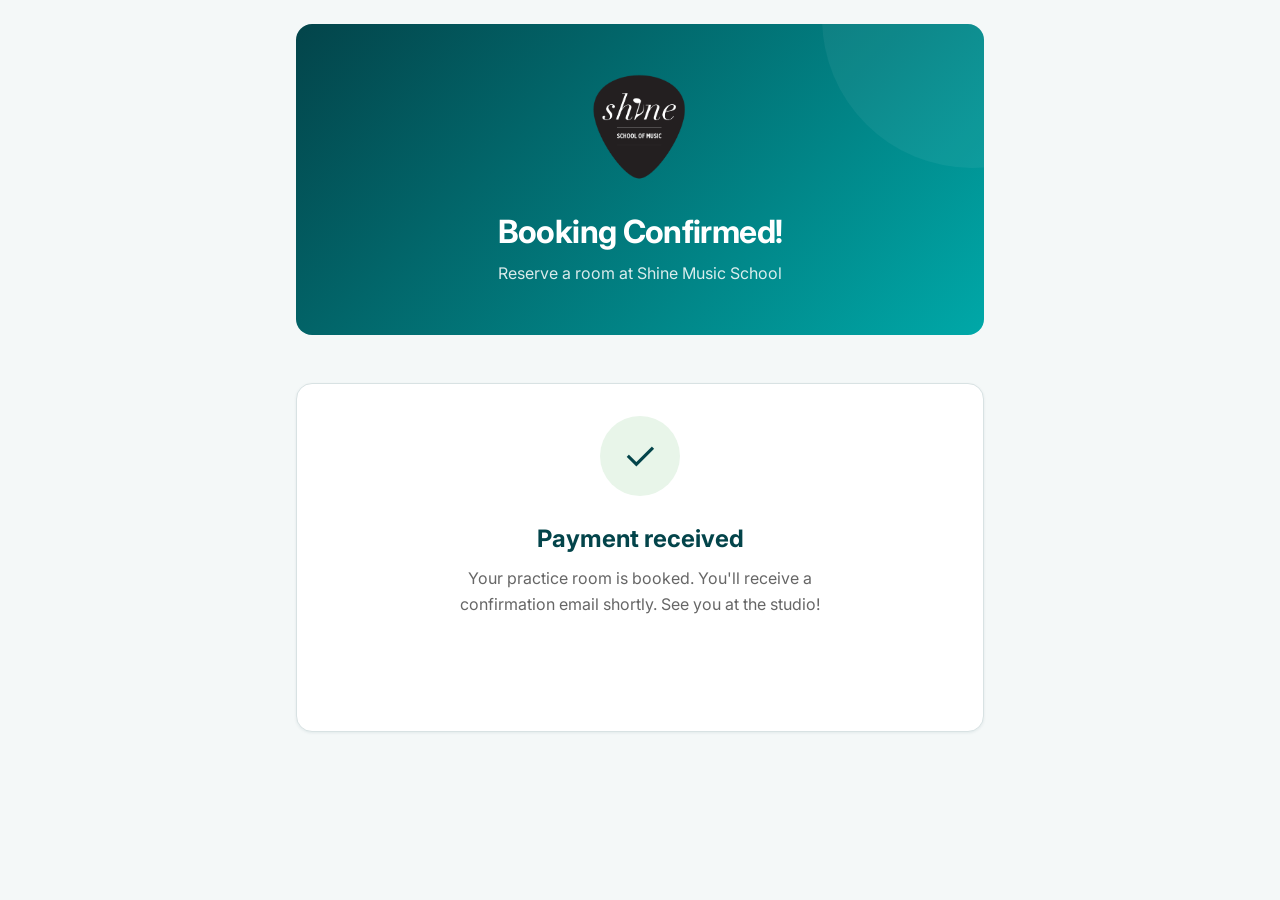
<file: practice-room-booking/success/index.html>
<!DOCTYPE html>
<html lang="en">
<head>
  <meta charset="UTF-8">
  <meta name="viewport" content="width=device-width, initial-scale=1.0">
  <title>Booking Confirmed — Shine Music School</title>
  <link rel="preconnect" href="https://fonts.googleapis.com">
  <link rel="preconnect" href="https://fonts.gstatic.com" crossorigin>
  <link href="https://fonts.googleapis.com/css2?family=Inter:wght@400;500;600;700&display=swap" rel="stylesheet">
  <link rel="stylesheet" href="../../public/css/theme.css">
  <link rel="stylesheet" href="../../public/css/shine-forms.css">
  <style>
    .sf-success {
      text-align: center;
      padding: var(--space-xl) var(--space-lg);
    }
    .sf-success__icon {
      width: 80px;
      height: 80px;
      margin: 0 auto var(--space-lg);
      background: #e8f5e9;
      border-radius: 50%;
      display: flex;
      align-items: center;
      justify-content: center;
      font-size: 40px;
    }
    .sf-success h2 {
      font-size: 1.5rem;
      color: var(--tx-primary);
      margin-bottom: var(--space-sm);
    }
    .sf-success p {
      color: var(--tx-secondary);
      line-height: 1.6;
      max-width: 400px;
      margin: 0 auto;
    }
    .sf-success__back {
      display: inline-block;
      margin-top: var(--space-xl);
      padding: 12px 32px;
      background: var(--bg-primary);
      color: #fff;
      border-radius: var(--radius-md);
      text-decoration: none;
      font-weight: 600;
      transition: opacity 0.2s;
    }
    .sf-success__back:hover {
      opacity: 0.85;
    }
  </style>
</head>
<body>
  <div class="sf-form">
    <div class="sf-header">
      <img class="sf-header__logo" src="../../public/img/logo.png" alt="Shine">
      <h1 class="sf-header__title" id="title">Booking Confirmed!</h1>
      <p class="sf-header__subtitle" id="subtitle">Reserve a room at Shine Music School</p>
    </div>
    <div class="sf-section sf-success">
      <div class="sf-success__icon">&#10003;</div>
      <h2 id="heading">Payment received</h2>
      <p id="message">Your practice room is booked. You'll receive a confirmation email shortly. See you at the studio!</p>
      <a href="../" class="sf-success__back" id="back-link">Book another room</a>
    </div>
  </div>

  <script>
    // Simple language detection from browser
    var lang = (navigator.language || '').startsWith('es') ? 'es' : 'en';
    if (lang === 'es') {
      document.getElementById('title').textContent = 'Reserva confirmada!';
      document.getElementById('subtitle').textContent = 'Reserva una sala en Estudio Shine';
      document.getElementById('heading').textContent = 'Pago recibido';
      document.getElementById('message').textContent = 'Tu sala de ensayo está reservada. Recibirás un email de confirmación en breve. ¡Nos vemos en el estudio!';
      document.getElementById('back-link').textContent = 'Reservar otra sala';
    }
  </script>
</body>
</html>
</file>
<file: public/css/theme.css>
/* Shine Forms — Brand Theme Variables */

:root {
  /* Brand palette */
  --shine-dark-teal: #03444A;
  --shine-teal: #00A8A8;
  --shine-mid-teal: #55BFC7;
  --shine-light-teal: #9AD3DA;
  --shine-orange: #FF924D;
  --shine-deep-orange: #E66414;
  --shine-white: #FFFFFF;
  --shine-grey: #CCCCCC;
  --shine-secondary-grey: #666666;

  /* Warm / wood tones */
  --shine-wood-dark: #5C3D2E;
  --shine-wood: #8B6914;
  --shine-sienna: #A0522D;
  --shine-tan: #D2B48C;
  --shine-cream: #FFF8F0;
  --shine-warm-bg: #FAF6F1;

  /* Functional colors */
  --shine-green: #66BB6A;
  --shine-green-bg: #E8F5E9;
  --shine-red: #C62828;
  --shine-red-bg: #FFEBEE;

  /* Surfaces */
  --sf-bg: #F4F8F8;
  --sf-card: #FFFFFF;
  --sf-card-hover: #F8FAFA;
  --sf-border: #D8E2E3;
  --sf-border-focus: var(--shine-teal);

  /* Text */
  --tx-primary: var(--shine-dark-teal);
  --tx-secondary: var(--shine-secondary-grey);
  --tx-placeholder: #A0A8AB;
  --tx-inverse: var(--shine-white);
  --tx-error: var(--shine-red);

  /* Typography */
  --font-family: 'Inter', -apple-system, BlinkMacSystemFont, 'Segoe UI', sans-serif;
  --font-size-xs: 0.75rem;
  --font-size-sm: 0.875rem;
  --font-size-base: 1rem;
  --font-size-lg: 1.125rem;
  --font-size-xl: 1.5rem;
  --font-size-2xl: 2rem;

  /* Spacing */
  --space-xs: 4px;
  --space-sm: 8px;
  --space-md: 16px;
  --space-lg: 24px;
  --space-xl: 32px;
  --space-2xl: 48px;

  /* Borders */
  --radius-sm: 6px;
  --radius-md: 10px;
  --radius-lg: 16px;
  --radius-pill: 999px;

  /* Shadows */
  --shadow-sm: 0 1px 3px rgba(3, 68, 74, 0.08);
  --shadow-md: 0 4px 12px rgba(3, 68, 74, 0.1);
  --shadow-lg: 0 8px 24px rgba(3, 68, 74, 0.12);

  /* Transitions */
  --transition-fast: 150ms ease;
  --transition-base: 250ms ease;
  --transition-slow: 400ms ease;

  /* Form layout */
  --form-max-width: 720px;
  --form-padding: var(--space-lg);
}

/* Dark mode (future) */
@media (prefers-color-scheme: dark) {
  :root {
    /* Can override variables here later */
  }
}
</file>
<file: public/css/shine-forms.css>
/* Shine Forms — Core Styles */

/* === Reset & Base === */
*, *::before, *::after {
  box-sizing: border-box;
  margin: 0;
  padding: 0;
}

html {
  font-size: 16px;
  -webkit-text-size-adjust: 100%;
}

body {
  font-family: var(--font-family);
  color: var(--tx-primary);
  background: var(--sf-bg);
  line-height: 1.6;
  -webkit-font-smoothing: antialiased;
}

/* === Form Container === */
.sf-form {
  max-width: var(--form-max-width);
  margin: 0 auto;
  padding: var(--space-lg) var(--space-md);
}

/* === Header === */
.sf-header {
  text-align: center;
  margin-bottom: var(--space-2xl);
  padding: var(--space-2xl) var(--space-lg);
  background: linear-gradient(135deg, var(--shine-dark-teal) 0%, var(--shine-teal) 100%);
  border-radius: var(--radius-lg);
  color: var(--tx-inverse);
  position: relative;
  overflow: hidden;
}

.sf-header::before {
  content: '';
  position: absolute;
  top: -50%;
  right: -20%;
  width: 300px;
  height: 300px;
  background: rgba(255, 255, 255, 0.05);
  border-radius: 50%;
}

.sf-header__logo {
  width: 100px;
  height: auto;
  margin-bottom: var(--space-md);
}

.sf-header__title {
  font-size: var(--font-size-2xl);
  font-weight: 700;
  margin-bottom: var(--space-xs);
  letter-spacing: -0.02em;
}

.sf-header__subtitle {
  font-size: var(--font-size-base);
  opacity: 0.85;
  font-weight: 400;
}

/* === Language Toggle === */
.sf-lang-toggle {
  position: absolute;
  top: var(--space-md);
  right: var(--space-md);
  display: flex;
  gap: 2px;
  background: rgba(255, 255, 255, 0.15);
  border-radius: var(--radius-pill);
  padding: 2px;
}

.sf-lang-btn {
  border: none;
  background: transparent;
  color: rgba(255, 255, 255, 0.7);
  font-size: var(--font-size-sm);
  font-weight: 600;
  padding: 4px 12px;
  border-radius: var(--radius-pill);
  cursor: pointer;
  transition: all var(--transition-fast);
  font-family: inherit;
}

.sf-lang-btn:hover {
  color: var(--tx-inverse);
}

.sf-lang-btn.active {
  background: var(--tx-inverse);
  color: var(--shine-dark-teal);
}

/* === Sections === */
.sf-section {
  background: var(--sf-card);
  border-radius: var(--radius-lg);
  padding: var(--space-xl);
  margin-bottom: var(--space-lg);
  box-shadow: var(--shadow-sm);
  border: 1px solid var(--sf-border);
  transition: opacity var(--transition-base), transform var(--transition-base);
}

.sf-section.hidden {
  display: none;
}

.sf-section.hiding {
  opacity: 0;
  transform: translateY(-8px);
}

.sf-section__title {
  font-size: var(--font-size-lg);
  font-weight: 700;
  color: var(--shine-dark-teal);
  margin-bottom: var(--space-lg);
  padding-bottom: var(--space-sm);
  border-bottom: 2px solid var(--shine-orange);
}

/* === Field Groups === */
.sf-field {
  margin-bottom: var(--space-lg);
}

.sf-field:last-child {
  margin-bottom: 0;
}

.sf-field.hidden {
  display: none;
}

/* === Labels === */
.sf-label {
  display: block;
  font-size: var(--font-size-sm);
  font-weight: 600;
  color: var(--tx-primary);
  margin-bottom: var(--space-sm);
  letter-spacing: 0.01em;
}

.sf-label__required {
  color: var(--shine-orange);
  margin-left: 2px;
}

.sf-description {
  font-size: var(--font-size-sm);
  color: var(--tx-secondary);
  margin-bottom: var(--space-sm);
}

/* === Text Inputs === */
.sf-input {
  width: 100%;
  padding: 12px 16px;
  font-size: var(--font-size-base);
  font-family: inherit;
  color: var(--tx-primary);
  background: var(--sf-card);
  border: 1.5px solid var(--sf-border);
  border-radius: var(--radius-md);
  transition: border-color var(--transition-fast), box-shadow var(--transition-fast);
  outline: none;
}

.sf-input::placeholder {
  color: var(--tx-placeholder);
}

.sf-input:hover {
  border-color: var(--shine-mid-teal);
}

.sf-input:focus {
  border-color: var(--shine-teal);
  box-shadow: 0 0 0 3px rgba(0, 168, 168, 0.15);
}

.sf-input.error {
  border-color: var(--tx-error);
  box-shadow: 0 0 0 3px rgba(198, 40, 40, 0.1);
}

textarea.sf-input {
  resize: vertical;
  min-height: 80px;
}

/* === Date Input === */
.sf-date-input {
  position: relative;
}

.sf-date-input input[type="date"] {
  width: 100%;
  padding: 12px 16px;
  font-size: var(--font-size-base);
  font-family: inherit;
  color: var(--tx-primary);
  background: var(--sf-card);
  border: 1.5px solid var(--sf-border);
  border-radius: var(--radius-md);
  transition: border-color var(--transition-fast), box-shadow var(--transition-fast);
  outline: none;
  cursor: pointer;
}

.sf-date-input input[type="date"]:hover {
  border-color: var(--shine-mid-teal);
}

.sf-date-input input[type="date"]:focus {
  border-color: var(--shine-teal);
  box-shadow: 0 0 0 3px rgba(0, 168, 168, 0.15);
}

/* === Radio Pills === */
.sf-pills {
  display: flex;
  flex-wrap: wrap;
  gap: var(--space-sm);
}

.sf-pill {
  display: inline-flex;
  align-items: center;
  justify-content: center;
  min-width: 56px;
  padding: 10px 18px;
  font-size: var(--font-size-sm);
  font-weight: 600;
  font-family: inherit;
  color: var(--tx-primary);
  background: var(--sf-card);
  border: 1.5px solid var(--sf-border);
  border-radius: var(--radius-pill);
  cursor: pointer;
  transition: all var(--transition-fast);
  user-select: none;
}

.sf-pill:hover {
  border-color: var(--shine-teal);
  background: rgba(0, 168, 168, 0.04);
}

.sf-pill.selected {
  background: var(--shine-teal);
  border-color: var(--shine-teal);
  color: var(--tx-inverse);
  box-shadow: 0 2px 8px rgba(0, 168, 168, 0.3);
}

.sf-pill input[type="radio"] {
  position: absolute;
  opacity: 0;
  pointer-events: none;
}

/* === Dropdown === */
.sf-select {
  width: 100%;
  padding: 12px 16px;
  font-size: var(--font-size-base);
  font-family: inherit;
  color: var(--tx-primary);
  background: var(--sf-card);
  border: 1.5px solid var(--sf-border);
  border-radius: var(--radius-md);
  cursor: pointer;
  outline: none;
  appearance: none;
  background-image: url("data:image/svg+xml,%3Csvg width='12' height='8' viewBox='0 0 12 8' fill='none' xmlns='http://www.w3.org/2000/svg'%3E%3Cpath d='M1 1.5L6 6.5L11 1.5' stroke='%23666666' stroke-width='2' stroke-linecap='round' stroke-linejoin='round'/%3E%3C/svg%3E");
  background-repeat: no-repeat;
  background-position: right 16px center;
  padding-right: 40px;
  transition: border-color var(--transition-fast), box-shadow var(--transition-fast);
}

.sf-select:hover {
  border-color: var(--shine-mid-teal);
}

.sf-select:focus {
  border-color: var(--shine-teal);
  box-shadow: 0 0 0 3px rgba(0, 168, 168, 0.15);
}

/* === Checkbox === */
.sf-checkbox-wrap {
  display: flex;
  align-items: flex-start;
  gap: var(--space-sm);
  cursor: pointer;
}

.sf-checkbox {
  width: 20px;
  height: 20px;
  border: 1.5px solid var(--sf-border);
  border-radius: var(--radius-sm);
  appearance: none;
  cursor: pointer;
  transition: all var(--transition-fast);
  flex-shrink: 0;
  margin-top: 2px;
}

.sf-checkbox:checked {
  background: var(--shine-teal);
  border-color: var(--shine-teal);
  background-image: url("data:image/svg+xml,%3Csvg width='12' height='10' viewBox='0 0 12 10' fill='none' xmlns='http://www.w3.org/2000/svg'%3E%3Cpath d='M1 5L4.5 8.5L11 1.5' stroke='white' stroke-width='2' stroke-linecap='round' stroke-linejoin='round'/%3E%3C/svg%3E");
  background-repeat: no-repeat;
  background-position: center;
}

.sf-checkbox-label {
  font-size: var(--font-size-base);
  color: var(--tx-primary);
  line-height: 1.5;
}

/* === Radio Options (vertical list) === */
.sf-radio-list {
  display: flex;
  flex-direction: column;
  gap: var(--space-sm);
}

.sf-radio-option {
  display: flex;
  align-items: center;
  gap: var(--space-sm);
  padding: 10px 16px;
  border: 1.5px solid var(--sf-border);
  border-radius: var(--radius-md);
  cursor: pointer;
  transition: all var(--transition-fast);
}

.sf-radio-option:hover {
  border-color: var(--shine-teal);
  background: rgba(0, 168, 168, 0.04);
}

.sf-radio-option.selected {
  border-color: var(--shine-teal);
  background: rgba(0, 168, 168, 0.06);
}

/* === Instrument Catalog Grid === */
.sf-catalog {
  display: grid;
  grid-template-columns: repeat(auto-fill, minmax(160px, 1fr));
  gap: var(--space-md);
}

.sf-catalog-item {
  background: var(--sf-card);
  border: 1.5px solid var(--sf-border);
  border-radius: var(--radius-md);
  overflow: hidden;
  transition: all var(--transition-fast);
  text-align: center;
}

.sf-catalog-item:hover {
  border-color: var(--shine-teal);
  box-shadow: var(--shadow-md);
  transform: translateY(-2px);
}

.sf-catalog-item.selected {
  border-color: var(--shine-teal);
  box-shadow: 0 0 0 2px var(--shine-teal);
}

.sf-catalog-item__img {
  width: 100%;
  height: 120px;
  object-fit: contain;
  padding: var(--space-sm);
  background: #FAFAFA;
}

.sf-catalog-item__body {
  padding: var(--space-sm) var(--space-md);
}

.sf-catalog-item__name {
  font-size: var(--font-size-sm);
  font-weight: 600;
  color: var(--tx-primary);
  margin-bottom: var(--space-xs);
}

.sf-catalog-item__price {
  font-size: var(--font-size-xs);
  color: var(--shine-deep-orange);
  font-weight: 700;
  margin-bottom: var(--space-sm);
}

.sf-catalog-item__qty {
  display: flex;
  align-items: center;
  justify-content: center;
  gap: var(--space-sm);
  margin-bottom: var(--space-sm);
}

.sf-qty-btn {
  width: 28px;
  height: 28px;
  display: flex;
  align-items: center;
  justify-content: center;
  border: 1.5px solid var(--sf-border);
  border-radius: 50%;
  background: var(--sf-card);
  cursor: pointer;
  font-size: var(--font-size-base);
  font-weight: 700;
  color: var(--tx-primary);
  transition: all var(--transition-fast);
  font-family: inherit;
}

.sf-qty-btn:hover {
  border-color: var(--shine-teal);
  background: rgba(0, 168, 168, 0.06);
}

.sf-qty-btn:disabled {
  opacity: 0.3;
  cursor: not-allowed;
}

.sf-qty-value {
  font-size: var(--font-size-base);
  font-weight: 700;
  min-width: 24px;
  text-align: center;
}

/* === Price Summary Bar === */
.sf-price-bar {
  position: sticky;
  bottom: 0;
  left: 0;
  right: 0;
  background: var(--shine-dark-teal);
  color: var(--tx-inverse);
  padding: var(--space-md) var(--space-lg);
  display: flex;
  align-items: center;
  justify-content: space-between;
  z-index: 100;
  box-shadow: 0 -4px 16px rgba(0, 0, 0, 0.1);
  border-radius: var(--radius-lg) var(--radius-lg) 0 0;
  max-width: var(--form-max-width);
  margin: 0 auto;
  transition: transform var(--transition-base);
}

.sf-price-bar.hidden {
  transform: translateY(100%);
}

.sf-price-bar__label {
  font-size: var(--font-size-sm);
  opacity: 0.8;
}

.sf-price-bar__amount {
  font-size: var(--font-size-xl);
  font-weight: 700;
  letter-spacing: -0.02em;
}

.sf-price-bar__detail {
  font-size: var(--font-size-xs);
  opacity: 0.6;
  margin-top: 2px;
}

/* === Price Breakdown (expandable) === */
.sf-price-breakdown {
  background: rgba(255, 255, 255, 0.08);
  border-radius: var(--radius-md);
  padding: var(--space-md);
  margin-bottom: var(--space-md);
  font-size: var(--font-size-sm);
}

.sf-price-line {
  display: flex;
  justify-content: space-between;
  padding: 4px 0;
  color: rgba(255, 255, 255, 0.75);
}

.sf-price-line.total {
  border-top: 1px solid rgba(255, 255, 255, 0.2);
  margin-top: var(--space-sm);
  padding-top: var(--space-sm);
  font-weight: 700;
  color: var(--tx-inverse);
  font-size: var(--font-size-base);
}

/* === Error Messages === */
.sf-error {
  font-size: var(--font-size-sm);
  color: var(--tx-error);
  margin-top: var(--space-xs);
  display: flex;
  align-items: center;
  gap: var(--space-xs);
}

.sf-error::before {
  content: '\26A0';
  font-size: var(--font-size-xs);
}

/* === Submit Button === */
.sf-submit {
  width: 100%;
  padding: 16px 32px;
  font-size: var(--font-size-lg);
  font-weight: 700;
  font-family: inherit;
  color: var(--tx-inverse);
  background: linear-gradient(135deg, var(--shine-orange) 0%, var(--shine-deep-orange) 100%);
  border: none;
  border-radius: var(--radius-md);
  cursor: pointer;
  transition: all var(--transition-fast);
  box-shadow: var(--shadow-md);
  letter-spacing: 0.01em;
}

.sf-submit:hover {
  box-shadow: var(--shadow-lg);
  transform: translateY(-1px);
}

.sf-submit:active {
  transform: translateY(0);
  box-shadow: var(--shadow-sm);
}

.sf-submit:disabled {
  opacity: 0.6;
  cursor: not-allowed;
  transform: none;
}

/* === Info / Help Text === */
.sf-info-box {
  background: rgba(0, 168, 168, 0.05);
  border-left: 3px solid var(--shine-orange);
  border-radius: 0 var(--radius-sm) var(--radius-sm) 0;
  padding: var(--space-md);
  font-size: var(--font-size-sm);
  color: var(--tx-secondary);
  line-height: 1.6;
}

/* --- Pricing Grid (inside info box) --- */
.sf-pricing-grid {
  display: flex;
  flex-direction: column;
  gap: 6px;
}
.sf-pricing-row {
  display: flex;
  justify-content: space-between;
  align-items: center;
  padding: 4px 0;
}
.sf-pricing-divider {
  height: 1px;
  background: var(--shine-grey);
  margin: 4px 0;
  opacity: 0.4;
}
.sf-pricing-label {
  color: var(--tx-secondary);
}
.sf-pricing-value {
  font-weight: 600;
  color: var(--tx-primary);
}
.sf-pricing-accent {
  color: var(--shine-deep-orange);
}
.sf-pricing-terms {
  display: inline-block;
  margin-top: 10px;
  font-size: var(--font-size-xs);
  color: var(--shine-teal);
}

/* === Inline fields (side by side) === */
.sf-row {
  display: flex;
  gap: var(--space-md);
}

.sf-row > .sf-field {
  flex: 1;
}

/* === 2-column grid layout === */
.sf-grid-2col {
  display: grid;
  grid-template-columns: 1fr 1fr;
  gap: var(--space-md);
}

.sf-grid-2col > .sf-field {
  margin-bottom: 0;
}

/* === Disabled select === */
.sf-select:disabled {
  opacity: 0.5;
  cursor: not-allowed;
  background-color: var(--sf-bg);
}

/* === Responsive === */
@media (max-width: 600px) {
  .sf-form {
    padding: var(--space-md) var(--space-sm);
  }

  .sf-header {
    padding: var(--space-xl) var(--space-md);
    border-radius: var(--radius-md);
  }

  .sf-header__title {
    font-size: var(--font-size-xl);
  }

  .sf-section {
    padding: var(--space-lg) var(--space-md);
    border-radius: var(--radius-md);
  }

  .sf-pills {
    gap: 6px;
  }

  .sf-pill {
    min-width: 48px;
    padding: 8px 14px;
    font-size: var(--font-size-xs);
  }

  .sf-catalog {
    grid-template-columns: repeat(2, 1fr);
    gap: var(--space-sm);
  }

  .sf-row {
    flex-direction: column;
  }

  .sf-grid-2col {
    grid-template-columns: 1fr;
  }

  .sf-price-bar {
    border-radius: 0;
    padding: var(--space-sm) var(--space-md);
  }
}

@media (max-width: 380px) {
  .sf-catalog {
    grid-template-columns: 1fr;
  }
}
</file>
